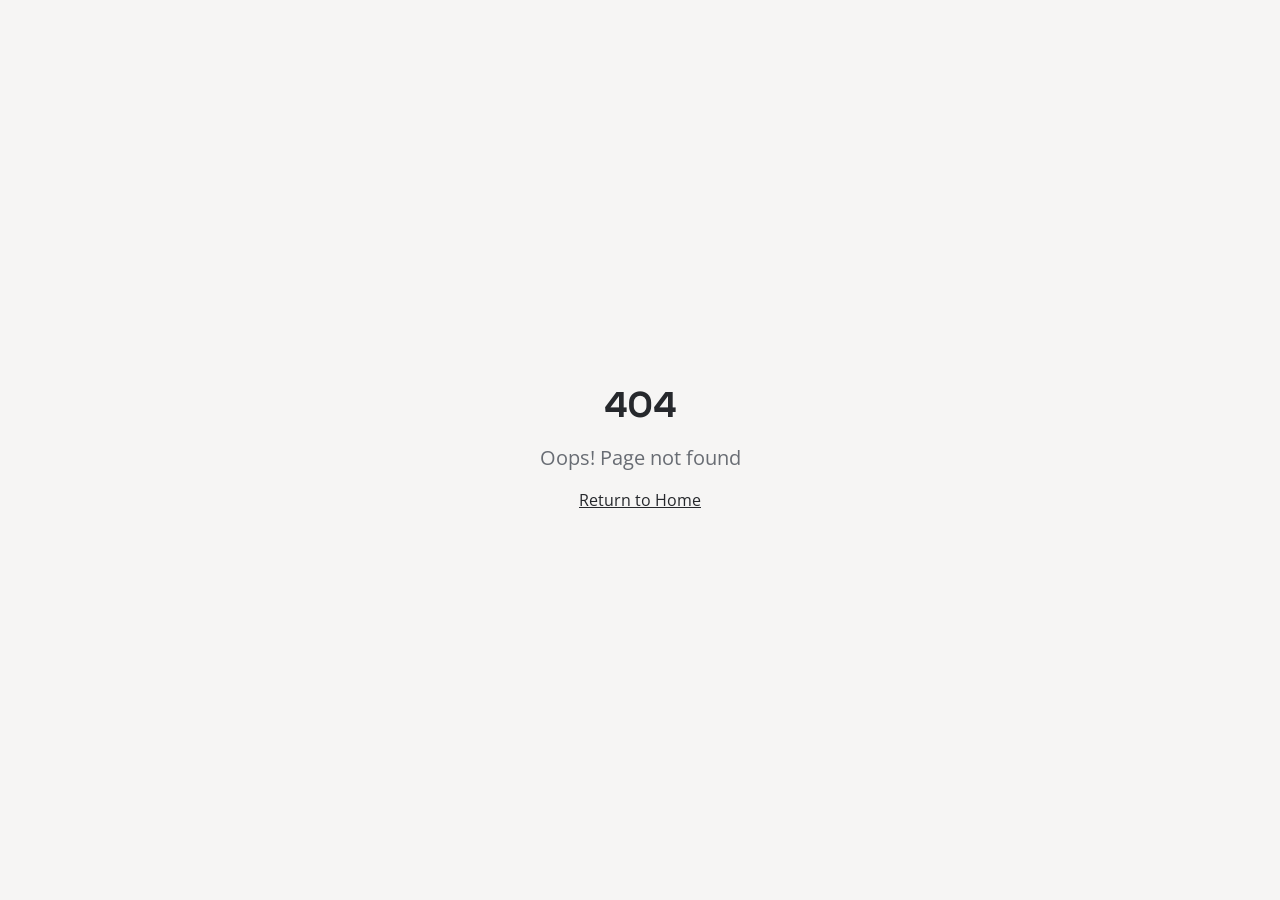
<file: index.html>
<!doctype html>
<html>
  <head>
<link rel="icon" type="image/svg+xml" href="/assets/xfact-icon.svg">
<meta name="robots" content="index,follow">
<script src="/replica.js?v=20261011-live"></script>
<script src="/content.js"></script>
    <meta charset="UTF-8" />
    <meta name="viewport" content="width=device-width, initial-scale=1.0" />
    <script>
      (function () {
        var supported = ["en", "pt", "es", "zh", "ar"];
        var firstSegment = window.location.pathname.split("/").filter(Boolean)[0];
        var fromPath = supported.indexOf(firstSegment) > -1 ? firstSegment : null;
        var stored = null;
        try { stored = window.localStorage.getItem("smartResearchPreferredLanguage"); } catch (e) {}
        var languages = navigator.languages && navigator.languages.length ? navigator.languages : [navigator.language || "en"];
        var detected = "en";
        for (var i = 0; i < languages.length; i++) {
          var raw = String(languages[i] || "").toLowerCase();
          var base = raw.split("-")[0];
          if (raw.indexOf("zh") === 0) { detected = "zh"; break; }
          if (supported.indexOf(base) > -1) { detected = base; break; }
        }
        var lang = fromPath || (supported.indexOf(stored) > -1 ? stored : detected);
        document.documentElement.lang = lang;
        window.__SMART_RESEARCH_INITIAL_LANGUAGE__ = lang;
      })();
    </script>

    <!-- Favicons -->
    
    
    
    
    
    
    

    <title>XFact Research | Research Recruitment &amp; Fieldwork</title>
    <meta name="description" content="XFact Research connects global research teams with participants across North and Latin America. Healthcare, finance, education and consumer research.">
    <meta name="author" content="XFact Research" />
    <meta name="application-name" content="XFact Research" />
    <meta name="msapplication-TileColor" content="#262626" />
    <meta name="theme-color" content="#262626" />

    <link rel="preconnect" href="https://fonts.googleapis.com" />
    <link rel="preconnect" href="https://fonts.gstatic.com" crossorigin />
    <link href="https://fonts.googleapis.com/css2?family=Open+Sans:wght@300;400;500;600;700&display=swap" rel="stylesheet" />

    <!-- Google Analytics (GA4) -->
    <script async src="https://www.googletagmanager.com/gtag/js?id=G-9YP0VTQ17B"></script>
    <script>
      window.dataLayer = window.dataLayer || [];
      function gtag(){dataLayer.push(arguments);}
      gtag('js', new Date());
      gtag('config', 'G-9YP0VTQ17B');
    </script>
    
    

    
    <meta property="og:url" content="https://xfactresearch.com/">
    <meta property="og:type" content="website" />
    <meta property="og:site_name" content="XFact Research" />
    <meta property="og:title" content="XFact Research | Research Recruitment &amp; Fieldwork" />
    <meta property="og:description" content="XFact Research connects global research teams with participants across North and Latin America. Healthcare, finance, education and consumer research." />
    <meta property="og:image" content="/assets/xfact-icon.svg" />
    <meta property="og:image:width" content="512" />
    <meta property="og:image:height" content="512" />

    <meta name="twitter:card" content="summary_large_image" />
    
    <meta name="twitter:title" content="XFact Research | Research Recruitment &amp; Fieldwork" />
    <meta name="twitter:description" content="XFact Research connects global research teams with participants across North and Latin America. Healthcare, finance, education and consumer research." />
    <meta name="twitter:image" content="/assets/xfact-icon.svg" />
    <script type="module" crossorigin src="/assets/index-BsVuR0Y6.js?v=20261011-leads"></script>
    <link rel="stylesheet" crossorigin href="/assets/index-txPSvvHt.css">
  <link rel="stylesheet" href="/colors.css">
<link rel="canonical" href="https://xfactresearch.com/">
</head>

  <body>
    <div id="root"></div>
  </body>
</html>
</file>
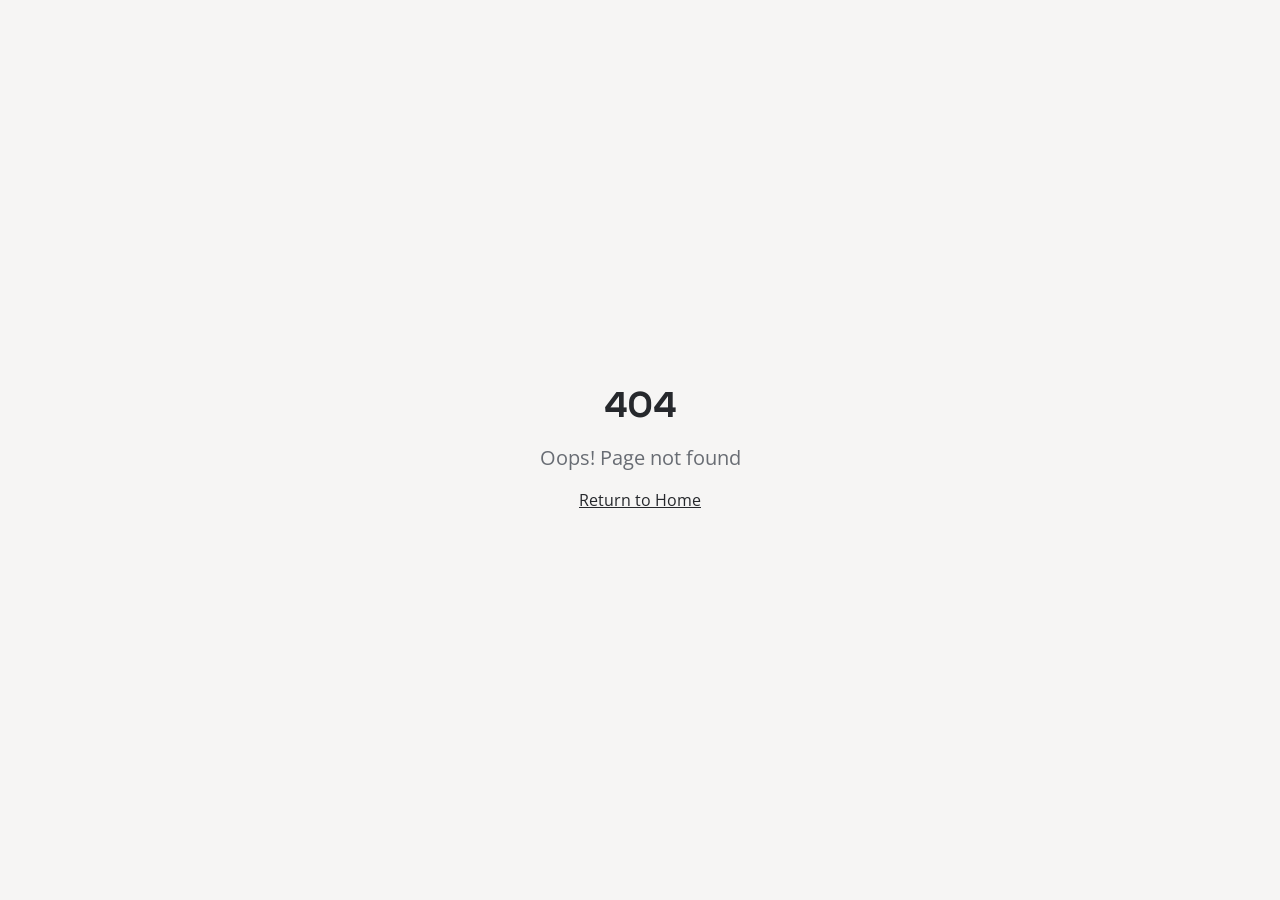
<file: about/index.html>
<!doctype html>
<html>
  <head>
<link rel="icon" type="image/svg+xml" href="/assets/xfact-icon.svg">
<meta name="robots" content="index,follow">
<script src="/replica.js?v=20261011-live"></script>
<script src="/content.js"></script>
    <meta charset="UTF-8" />
    <meta name="viewport" content="width=device-width, initial-scale=1.0" />
    <script>
      (function () {
        var supported = ["en", "pt", "es", "zh", "ar"];
        var firstSegment = window.location.pathname.split("/").filter(Boolean)[0];
        var fromPath = supported.indexOf(firstSegment) > -1 ? firstSegment : null;
        var stored = null;
        try { stored = window.localStorage.getItem("smartResearchPreferredLanguage"); } catch (e) {}
        var languages = navigator.languages && navigator.languages.length ? navigator.languages : [navigator.language || "en"];
        var detected = "en";
        for (var i = 0; i < languages.length; i++) {
          var raw = String(languages[i] || "").toLowerCase();
          var base = raw.split("-")[0];
          if (raw.indexOf("zh") === 0) { detected = "zh"; break; }
          if (supported.indexOf(base) > -1) { detected = base; break; }
        }
        var lang = fromPath || (supported.indexOf(stored) > -1 ? stored : detected);
        document.documentElement.lang = lang;
        window.__SMART_RESEARCH_INITIAL_LANGUAGE__ = lang;
      })();
    </script>

    <!-- Favicons -->
    
    
    
    
    
    
    

    <title>About | XFact Research</title>
    <meta name="description" content="XFact Research connects global research teams with participants across North and Latin America. Healthcare, finance, education and consumer research.">
    <meta name="author" content="XFact Research" />
    <meta name="application-name" content="XFact Research" />
    <meta name="msapplication-TileColor" content="#262626" />
    <meta name="theme-color" content="#262626" />

    <link rel="preconnect" href="https://fonts.googleapis.com" />
    <link rel="preconnect" href="https://fonts.gstatic.com" crossorigin />
    <link href="https://fonts.googleapis.com/css2?family=Open+Sans:wght@300;400;500;600;700&display=swap" rel="stylesheet" />

    <!-- Google Analytics (GA4) -->
    <script async src="https://www.googletagmanager.com/gtag/js?id=G-9YP0VTQ17B"></script>
    <script>
      window.dataLayer = window.dataLayer || [];
      function gtag(){dataLayer.push(arguments);}
      gtag('js', new Date());
      gtag('config', 'G-9YP0VTQ17B');
    </script>
    
    

    
    <meta property="og:url" content="https://xfactresearch.com/about/">
    <meta property="og:type" content="website" />
    <meta property="og:site_name" content="XFact Research" />
    <meta property="og:title" content="XFact Research | Research Recruitment &amp; Fieldwork" />
    <meta property="og:description" content="XFact Research connects global research teams with participants across North and Latin America. Healthcare, finance, education and consumer research." />
    <meta property="og:image" content="/assets/xfact-icon.svg" />
    <meta property="og:image:width" content="512" />
    <meta property="og:image:height" content="512" />

    <meta name="twitter:card" content="summary_large_image" />
    
    <meta name="twitter:title" content="XFact Research | Research Recruitment &amp; Fieldwork" />
    <meta name="twitter:description" content="XFact Research connects global research teams with participants across North and Latin America. Healthcare, finance, education and consumer research." />
    <meta name="twitter:image" content="/assets/xfact-icon.svg" />
    <script type="module" crossorigin src="/assets/index-BsVuR0Y6.js?v=20261011-leads"></script>
    <link rel="stylesheet" crossorigin href="/assets/index-txPSvvHt.css">
  <link rel="stylesheet" href="/colors.css">
<link rel="canonical" href="https://xfactresearch.com/about/">
</head>

  <body>
    <div id="root"></div>
  </body>
</html>
</file>
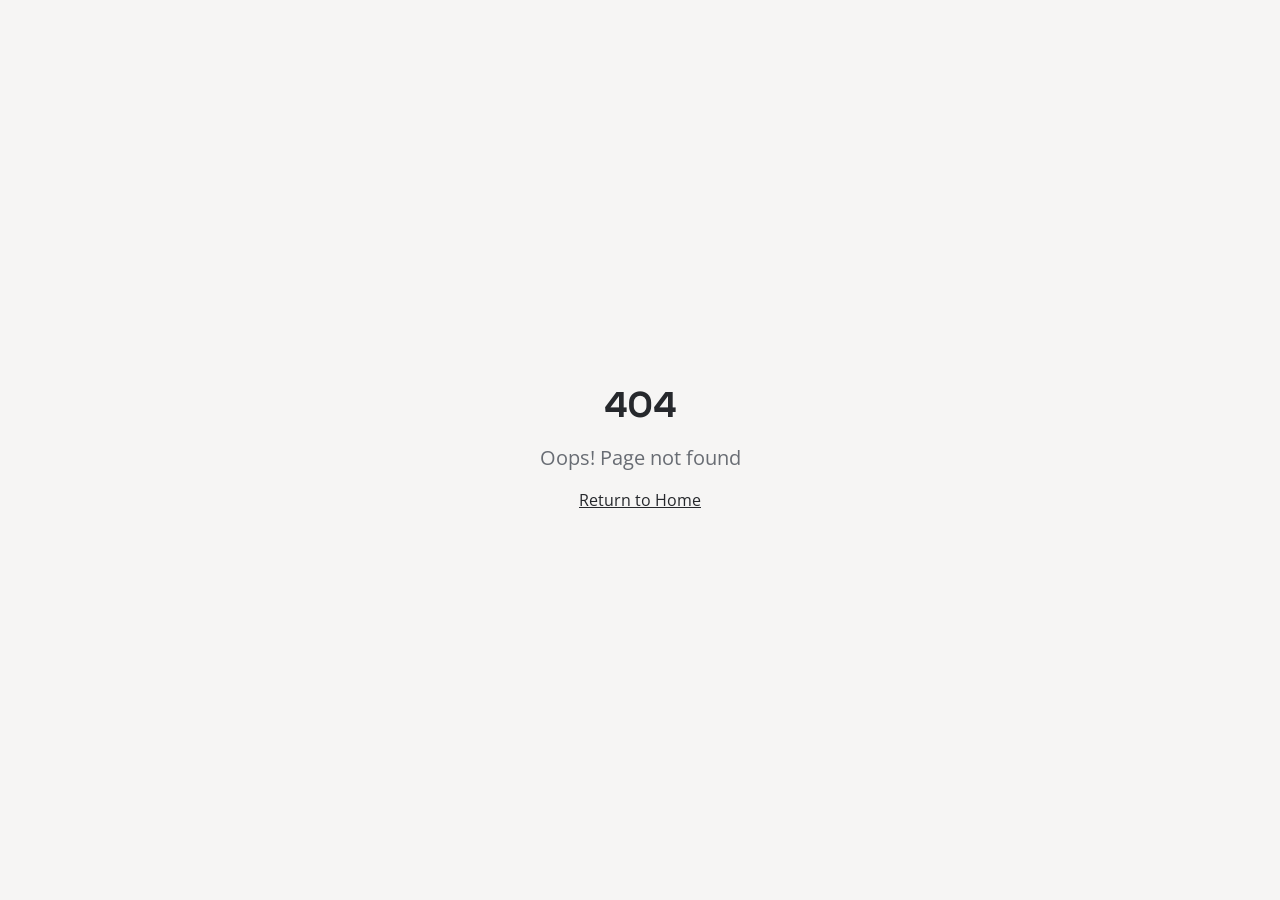
<file: case-studies/index.html>
<!doctype html>
<html>
  <head>
<link rel="icon" type="image/svg+xml" href="/assets/xfact-icon.svg">
<meta name="robots" content="index,follow">
<script src="/replica.js?v=20261011-live"></script>
<script src="/content.js"></script>
    <meta charset="UTF-8" />
    <meta name="viewport" content="width=device-width, initial-scale=1.0" />
    <script>
      (function () {
        var supported = ["en", "pt", "es", "zh", "ar"];
        var firstSegment = window.location.pathname.split("/").filter(Boolean)[0];
        var fromPath = supported.indexOf(firstSegment) > -1 ? firstSegment : null;
        var stored = null;
        try { stored = window.localStorage.getItem("smartResearchPreferredLanguage"); } catch (e) {}
        var languages = navigator.languages && navigator.languages.length ? navigator.languages : [navigator.language || "en"];
        var detected = "en";
        for (var i = 0; i < languages.length; i++) {
          var raw = String(languages[i] || "").toLowerCase();
          var base = raw.split("-")[0];
          if (raw.indexOf("zh") === 0) { detected = "zh"; break; }
          if (supported.indexOf(base) > -1) { detected = base; break; }
        }
        var lang = fromPath || (supported.indexOf(stored) > -1 ? stored : detected);
        document.documentElement.lang = lang;
        window.__SMART_RESEARCH_INITIAL_LANGUAGE__ = lang;
      })();
    </script>

    <!-- Favicons -->
    
    
    
    
    
    
    

    <title>Case Studies | XFact Research</title>
    <meta name="description" content="XFact Research connects global research teams with participants across North and Latin America. Healthcare, finance, education and consumer research.">
    <meta name="author" content="XFact Research" />
    <meta name="application-name" content="XFact Research" />
    <meta name="msapplication-TileColor" content="#262626" />
    <meta name="theme-color" content="#262626" />

    <link rel="preconnect" href="https://fonts.googleapis.com" />
    <link rel="preconnect" href="https://fonts.gstatic.com" crossorigin />
    <link href="https://fonts.googleapis.com/css2?family=Open+Sans:wght@300;400;500;600;700&display=swap" rel="stylesheet" />

    <!-- Google Analytics (GA4) -->
    <script async src="https://www.googletagmanager.com/gtag/js?id=G-9YP0VTQ17B"></script>
    <script>
      window.dataLayer = window.dataLayer || [];
      function gtag(){dataLayer.push(arguments);}
      gtag('js', new Date());
      gtag('config', 'G-9YP0VTQ17B');
    </script>
    
    

    
    <meta property="og:url" content="https://xfactresearch.com/case-studies/">
    <meta property="og:type" content="website" />
    <meta property="og:site_name" content="XFact Research" />
    <meta property="og:title" content="XFact Research | Research Recruitment &amp; Fieldwork" />
    <meta property="og:description" content="XFact Research connects global research teams with participants across North and Latin America. Healthcare, finance, education and consumer research." />
    <meta property="og:image" content="/assets/xfact-icon.svg" />
    <meta property="og:image:width" content="512" />
    <meta property="og:image:height" content="512" />

    <meta name="twitter:card" content="summary_large_image" />
    
    <meta name="twitter:title" content="XFact Research | Research Recruitment &amp; Fieldwork" />
    <meta name="twitter:description" content="XFact Research connects global research teams with participants across North and Latin America. Healthcare, finance, education and consumer research." />
    <meta name="twitter:image" content="/assets/xfact-icon.svg" />
    <script type="module" crossorigin src="/assets/index-BsVuR0Y6.js?v=20261011-leads"></script>
    <link rel="stylesheet" crossorigin href="/assets/index-txPSvvHt.css">
  <link rel="stylesheet" href="/colors.css">
<link rel="canonical" href="https://xfactresearch.com/case-studies/">
</head>

  <body>
    <div id="root"></div>
  </body>
</html>
</file>
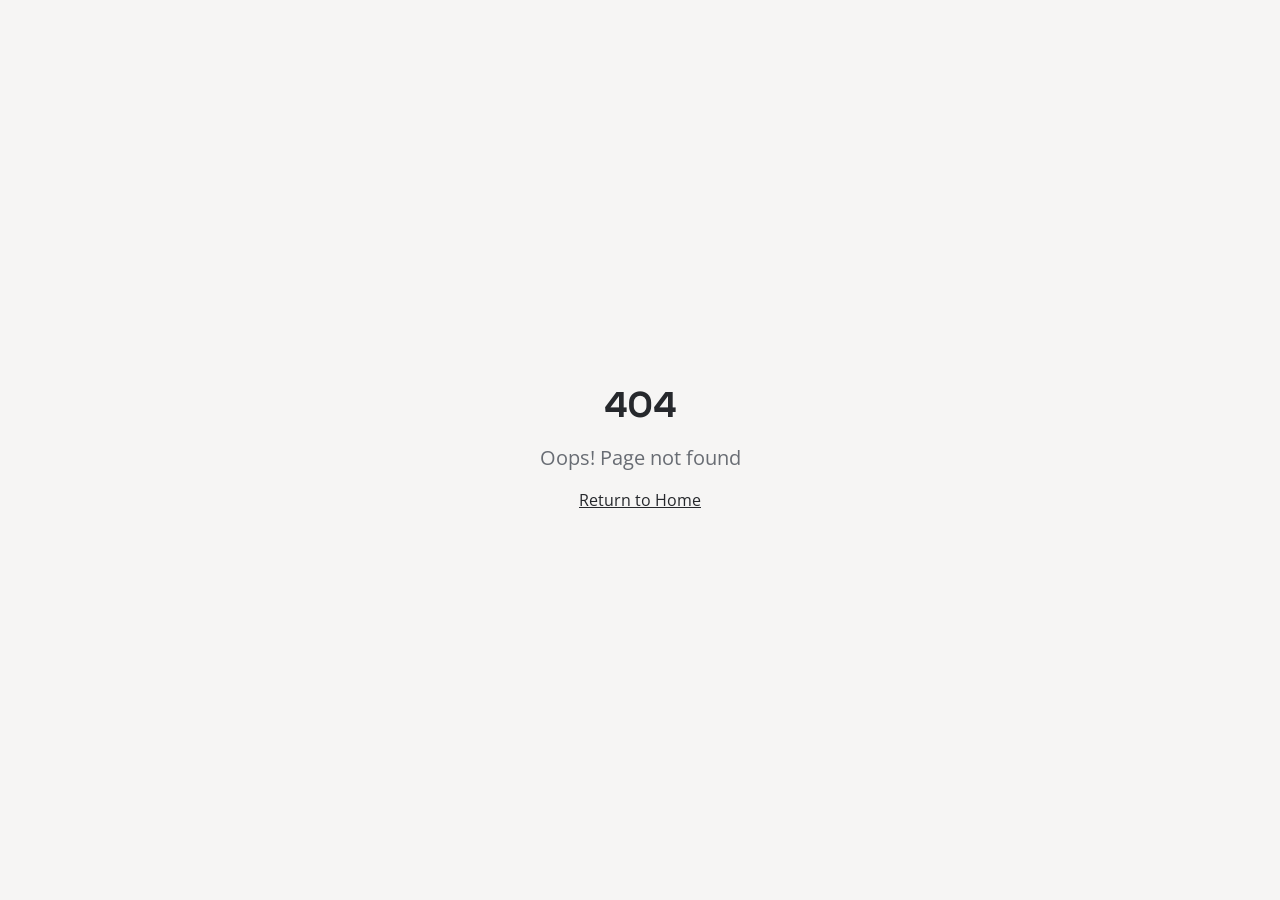
<file: contact/index.html>
<!doctype html>
<html>
  <head>
<link rel="icon" type="image/svg+xml" href="/assets/xfact-icon.svg">
<meta name="robots" content="index,follow">
<script src="/replica.js?v=20261011-live"></script>
<script src="/content.js"></script>
    <meta charset="UTF-8" />
    <meta name="viewport" content="width=device-width, initial-scale=1.0" />
    <script>
      (function () {
        var supported = ["en", "pt", "es", "zh", "ar"];
        var firstSegment = window.location.pathname.split("/").filter(Boolean)[0];
        var fromPath = supported.indexOf(firstSegment) > -1 ? firstSegment : null;
        var stored = null;
        try { stored = window.localStorage.getItem("smartResearchPreferredLanguage"); } catch (e) {}
        var languages = navigator.languages && navigator.languages.length ? navigator.languages : [navigator.language || "en"];
        var detected = "en";
        for (var i = 0; i < languages.length; i++) {
          var raw = String(languages[i] || "").toLowerCase();
          var base = raw.split("-")[0];
          if (raw.indexOf("zh") === 0) { detected = "zh"; break; }
          if (supported.indexOf(base) > -1) { detected = base; break; }
        }
        var lang = fromPath || (supported.indexOf(stored) > -1 ? stored : detected);
        document.documentElement.lang = lang;
        window.__SMART_RESEARCH_INITIAL_LANGUAGE__ = lang;
      })();
    </script>

    <!-- Favicons -->
    
    
    
    
    
    
    

    <title>Contact | XFact Research</title>
    <meta name="description" content="XFact Research connects global research teams with participants across North and Latin America. Healthcare, finance, education and consumer research.">
    <meta name="author" content="XFact Research" />
    <meta name="application-name" content="XFact Research" />
    <meta name="msapplication-TileColor" content="#262626" />
    <meta name="theme-color" content="#262626" />

    <link rel="preconnect" href="https://fonts.googleapis.com" />
    <link rel="preconnect" href="https://fonts.gstatic.com" crossorigin />
    <link href="https://fonts.googleapis.com/css2?family=Open+Sans:wght@300;400;500;600;700&display=swap" rel="stylesheet" />

    <!-- Google Analytics (GA4) -->
    <script async src="https://www.googletagmanager.com/gtag/js?id=G-9YP0VTQ17B"></script>
    <script>
      window.dataLayer = window.dataLayer || [];
      function gtag(){dataLayer.push(arguments);}
      gtag('js', new Date());
      gtag('config', 'G-9YP0VTQ17B');
    </script>
    
    

    
    <meta property="og:url" content="https://xfactresearch.com/contact/">
    <meta property="og:type" content="website" />
    <meta property="og:site_name" content="XFact Research" />
    <meta property="og:title" content="XFact Research | Research Recruitment &amp; Fieldwork" />
    <meta property="og:description" content="XFact Research connects global research teams with participants across North and Latin America. Healthcare, finance, education and consumer research." />
    <meta property="og:image" content="/assets/xfact-icon.svg" />
    <meta property="og:image:width" content="512" />
    <meta property="og:image:height" content="512" />

    <meta name="twitter:card" content="summary_large_image" />
    
    <meta name="twitter:title" content="XFact Research | Research Recruitment &amp; Fieldwork" />
    <meta name="twitter:description" content="XFact Research connects global research teams with participants across North and Latin America. Healthcare, finance, education and consumer research." />
    <meta name="twitter:image" content="/assets/xfact-icon.svg" />
    <script type="module" crossorigin src="/assets/index-BsVuR0Y6.js?v=20261011-leads"></script>
    <link rel="stylesheet" crossorigin href="/assets/index-txPSvvHt.css">
  <link rel="stylesheet" href="/colors.css">
<link rel="canonical" href="https://xfactresearch.com/contact/">
</head>

  <body>
    <div id="root"></div>
  </body>
</html>
</file>
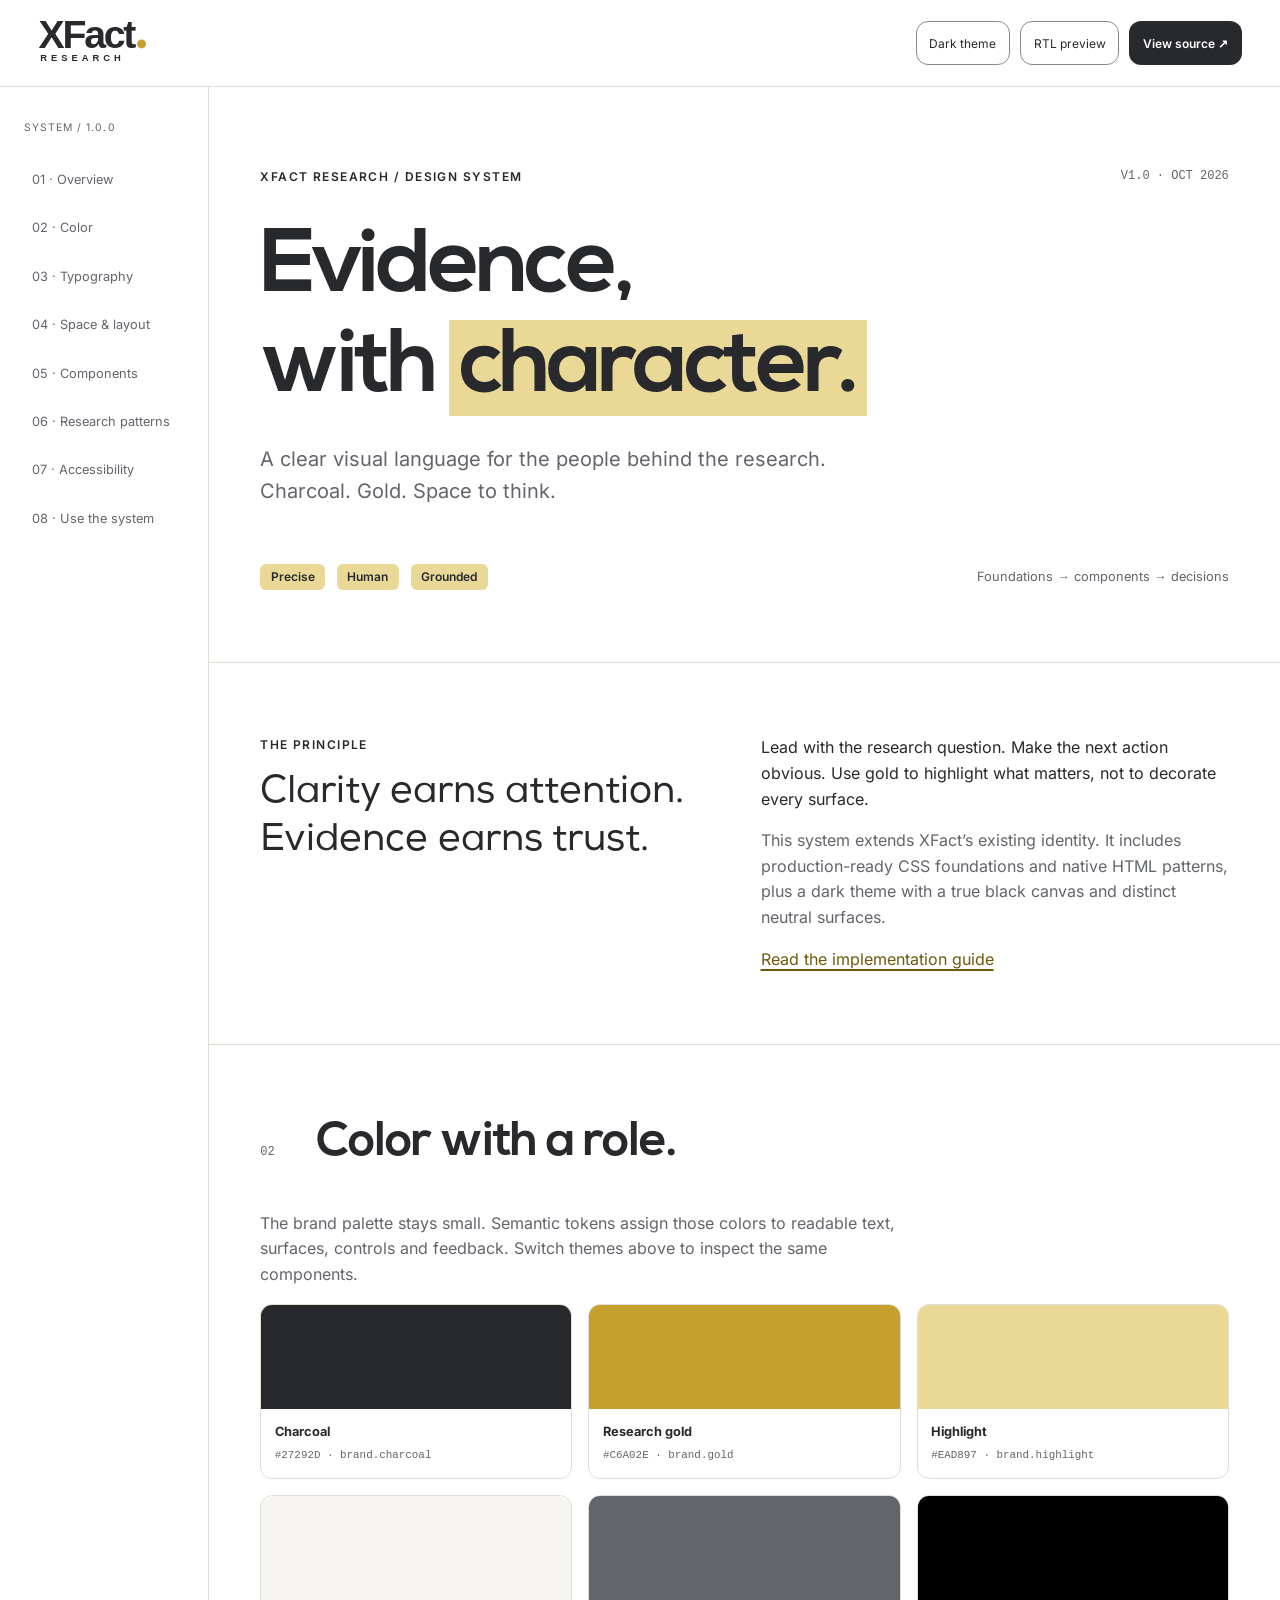
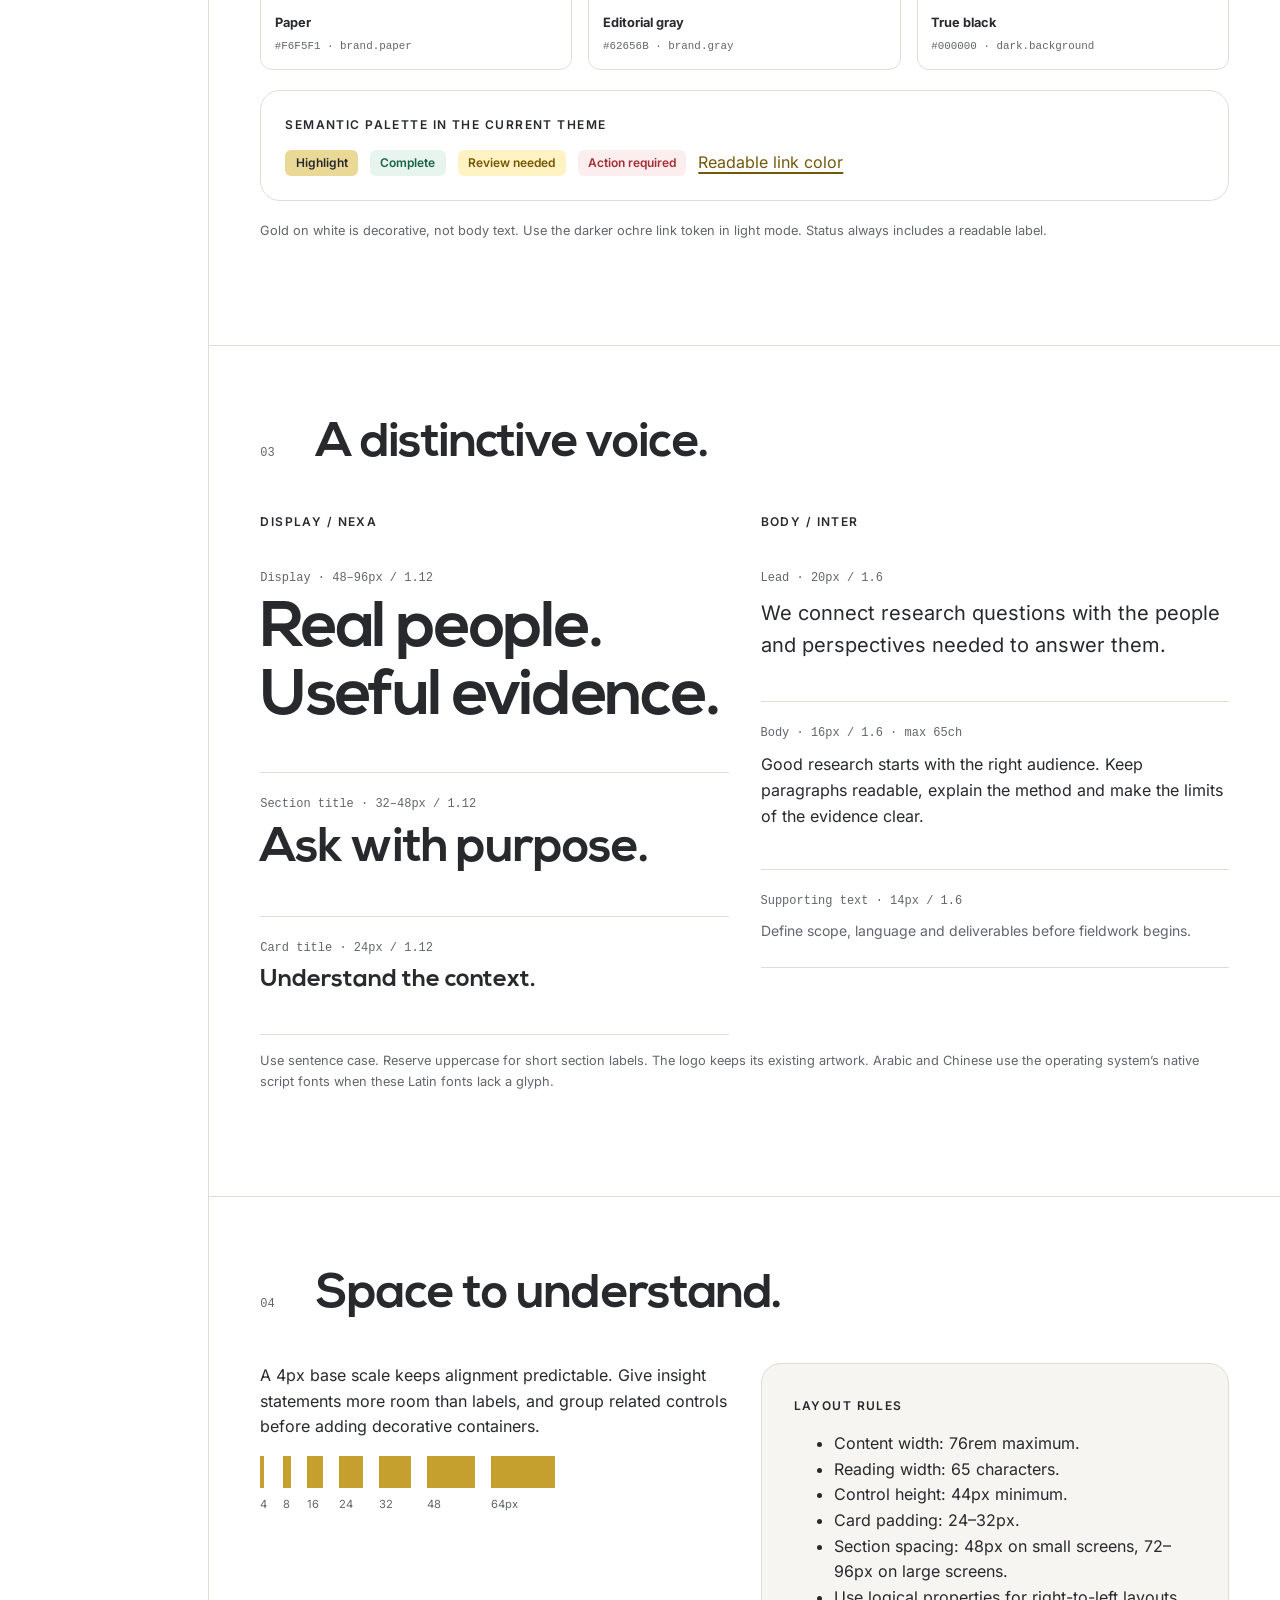
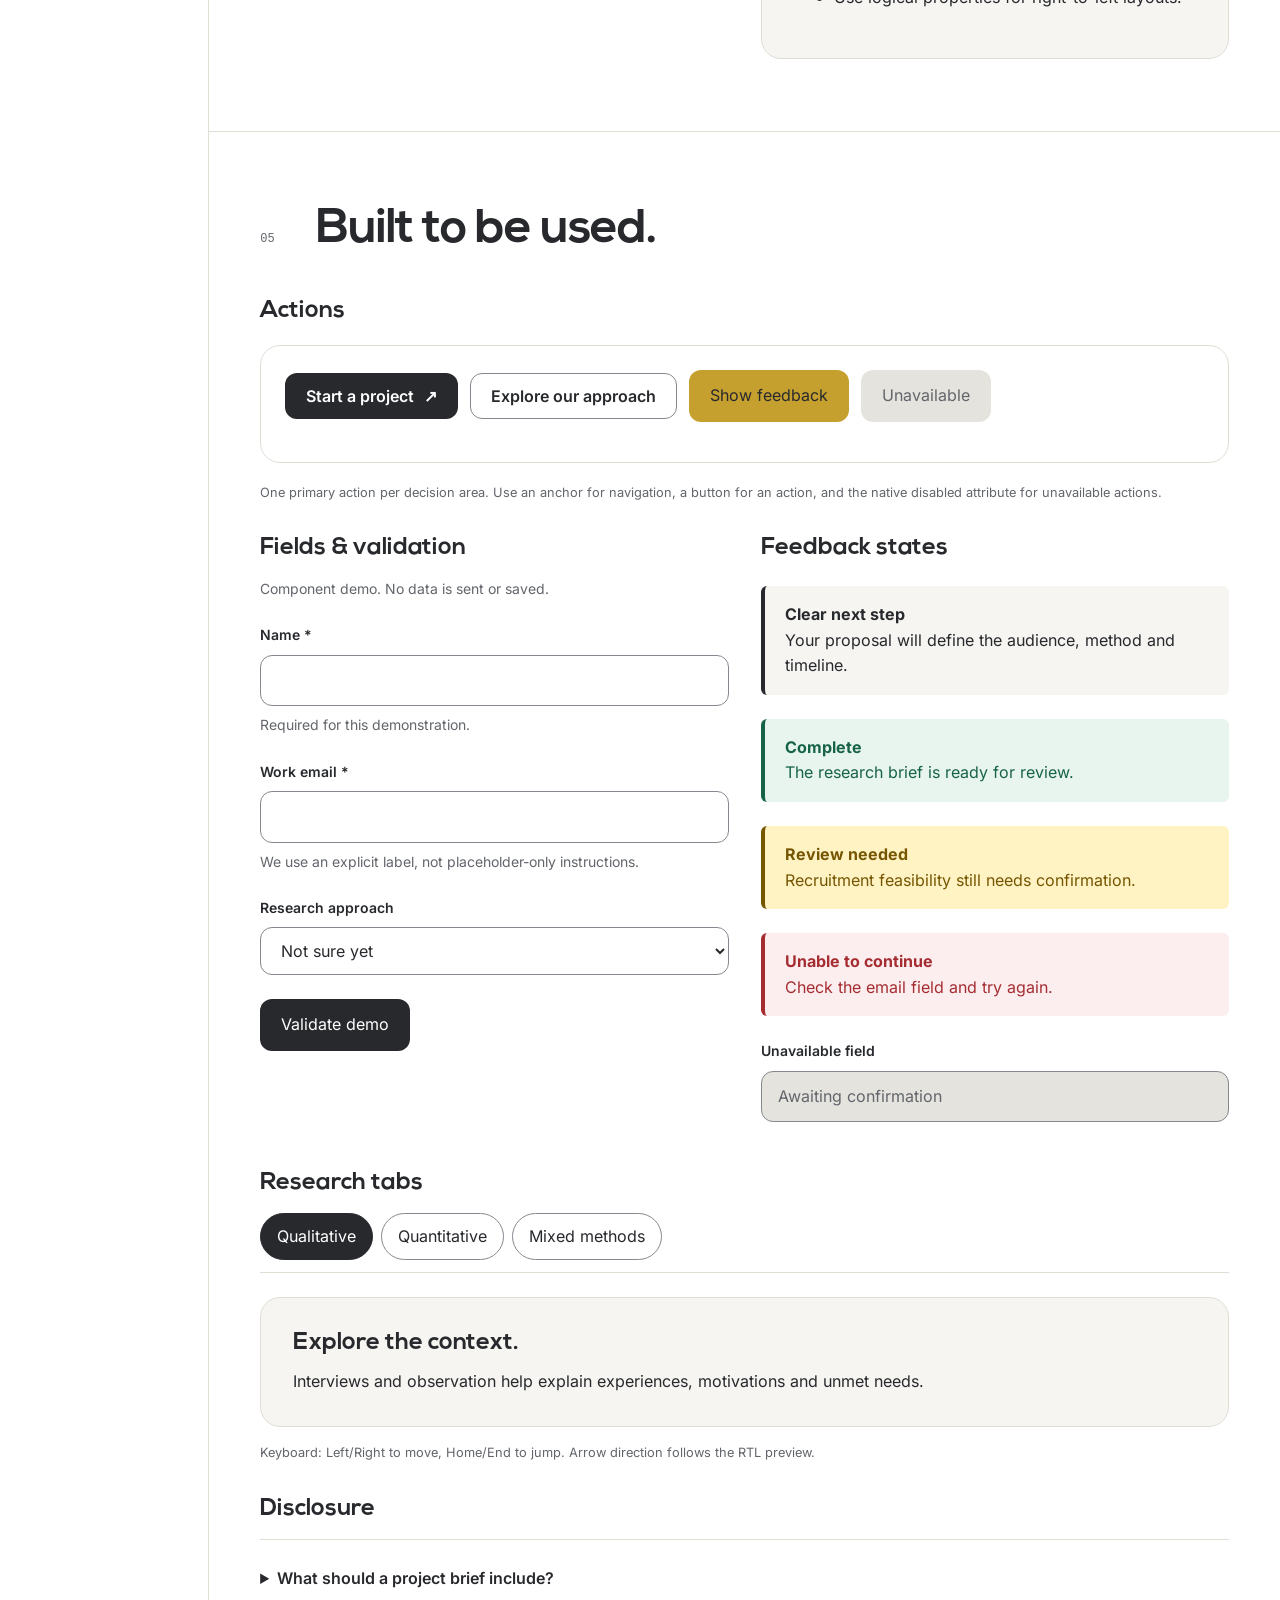
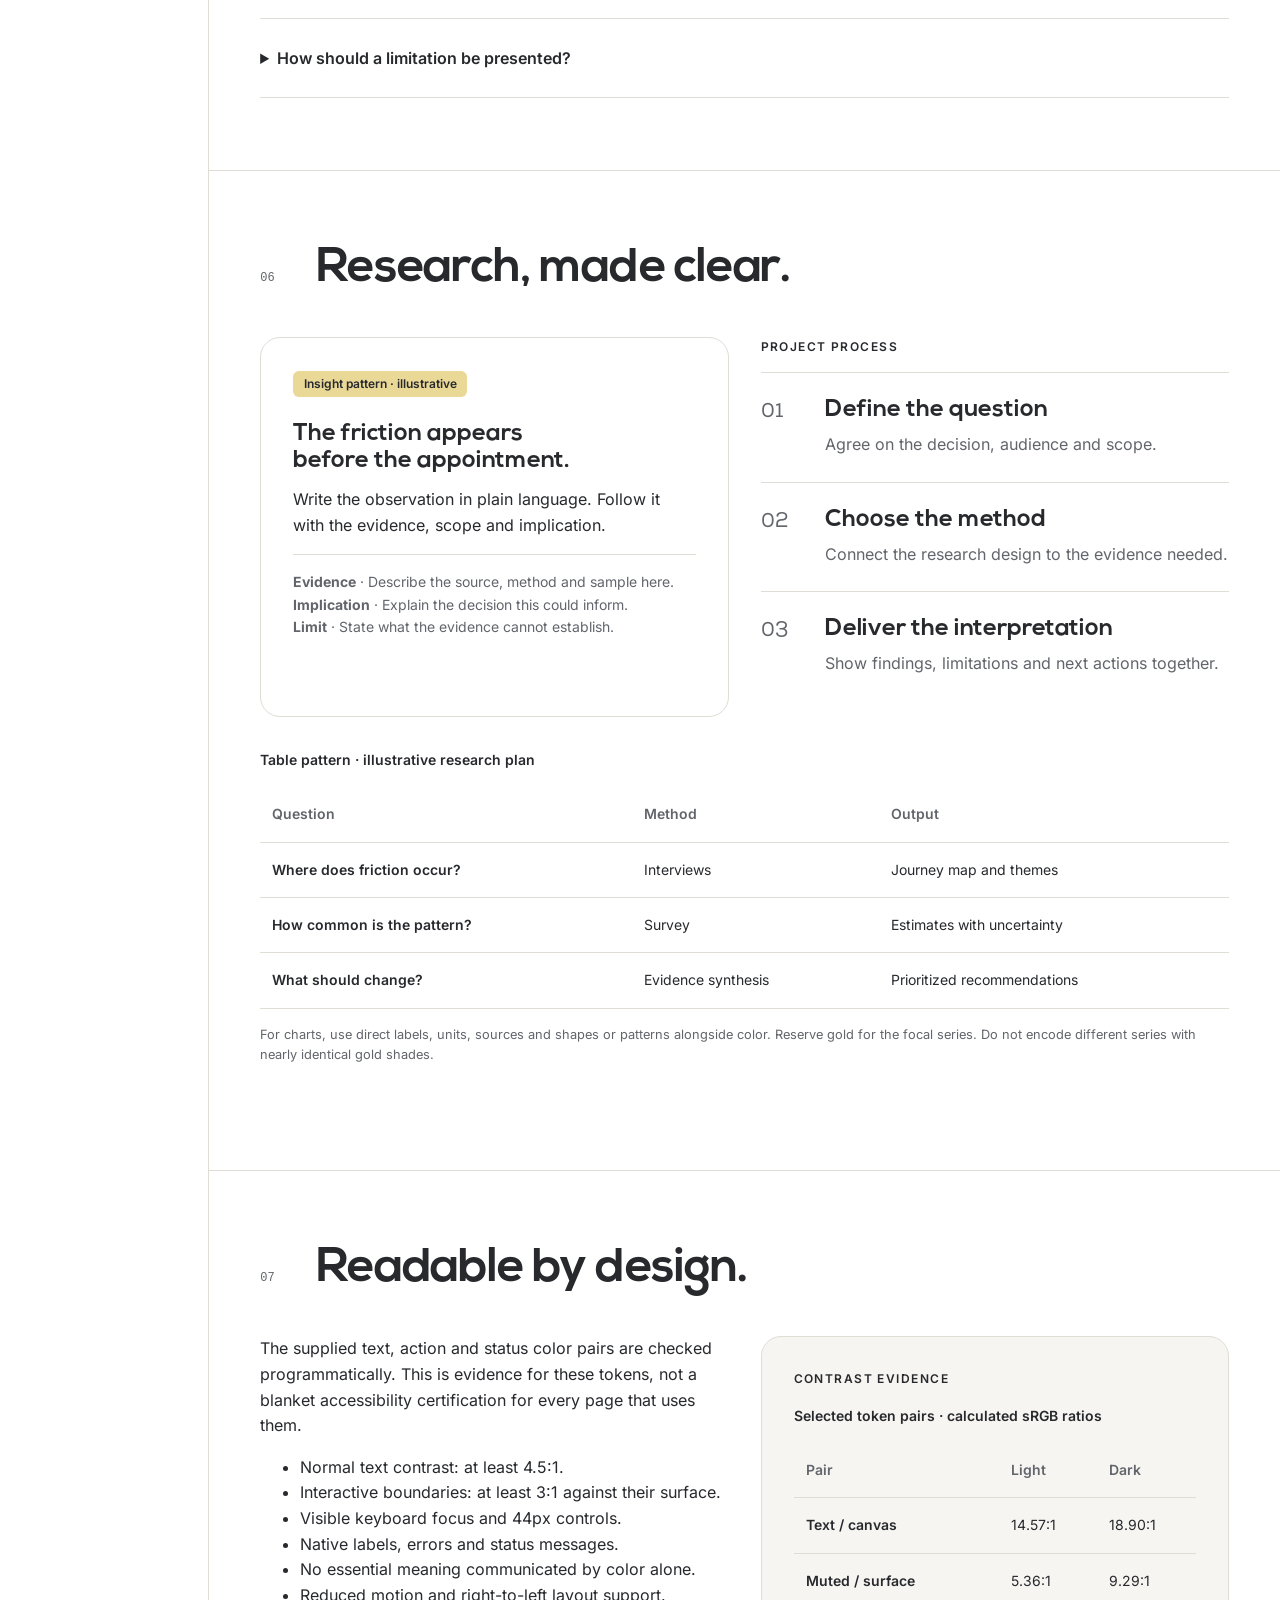
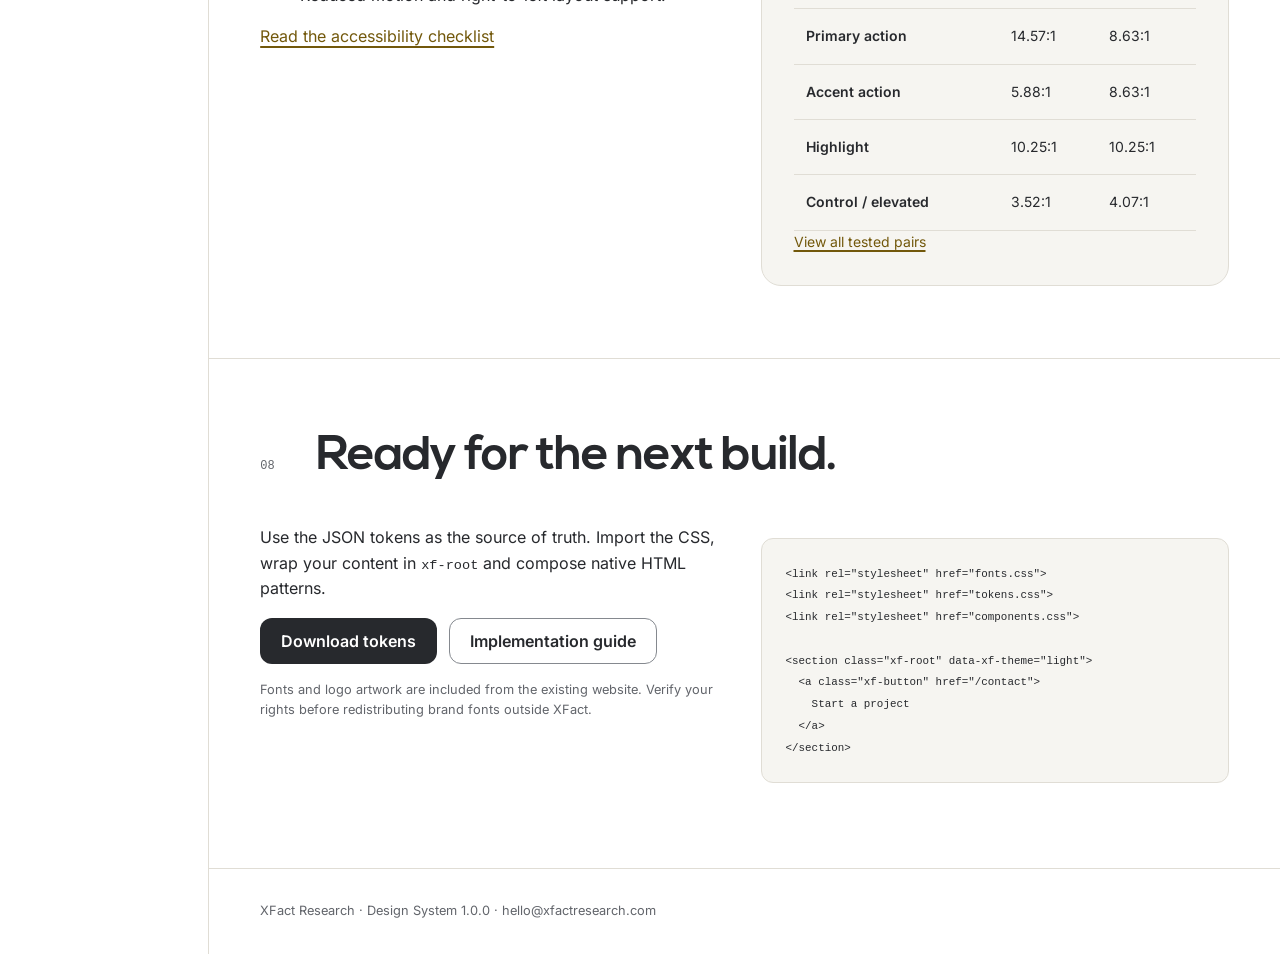
<file: design-system/index.html>
<!doctype html>
<html lang="en" data-xf-theme="light">
<head><meta charset="utf-8"><meta name="viewport" content="width=device-width,initial-scale=1"><title>XFact Research · Design System</title><meta name="description" content="The XFact Research design system: brand foundations, accessible themes, reusable components and research patterns."><link rel="icon" href="assets/logos/xfact-icon.svg"><link rel="stylesheet" href="fonts.css"><link rel="stylesheet" href="tokens.css"><link rel="stylesheet" href="components.css"><link rel="stylesheet" href="gallery.css"><script type="module" src="gallery.js"></script></head>
<body class="xf-root">
<a class="xf-button xf-skip" href="#main">Skip to content</a>
<header class="ds-top"><a href="#overview" aria-label="XFact Research design system"><img class="ds-logo ds-logo-dark" src="assets/logos/xfact-logo.svg" alt="XFact Research" width="116" height="50"><img class="ds-logo ds-logo-light" src="assets/logos/xfact-logo-light.svg" alt="XFact Research" width="116" height="50"></a><div class="ds-controls" role="group" aria-label="Preview settings"><button class="xf-button xf-button--secondary" id="theme-toggle" type="button" aria-pressed="false">Dark theme</button><button class="xf-button xf-button--secondary" id="direction-toggle" type="button" aria-pressed="false">RTL preview</button><a class="xf-button ds-github" href="https://github.com/lclarete-test/xfactresearch/tree/main/design-system">View source ↗</a></div></header>
<div class="ds-shell"><nav class="ds-nav" aria-label="Design system"><small>System / 1.0.0</small><a href="#overview">01 · Overview</a><a href="#color">02 · Color</a><a href="#typography">03 · Typography</a><a href="#layout">04 · Space &amp; layout</a><a href="#components">05 · Components</a><a href="#patterns">06 · Research patterns</a><a href="#accessibility">07 · Accessibility</a><a href="#resources">08 · Use the system</a></nav>
<main class="ds-main" id="main">
<section class="ds-section ds-hero" id="overview"><div><div class="ds-kicker"><span class="xf-eyebrow">XFact Research / Design System</span><span class="ds-index">V1.0 · OCT 2026</span></div><h1>Evidence,<br>with <span class="xf-highlight">character.</span></h1><p class="xf-lead xf-muted">A clear visual language for the people behind the research. Charcoal. Gold. Space to think.</p></div><div class="xf-cluster"><span class="xf-badge">Precise</span><span class="xf-badge">Human</span><span class="xf-badge">Grounded</span><span class="xf-muted" style="font-size:.8rem;margin-inline-start:auto">Foundations → components → decisions</span></div></section>
<section class="ds-section"><div class="ds-two"><div><p class="xf-eyebrow">The principle</p><p class="ds-quote">Clarity earns attention.<br>Evidence earns trust.</p></div><div class="xf-reading"><p>Lead with the research question. Make the next action obvious. Use gold to highlight what matters, not to decorate every surface.</p><p class="xf-muted">This system extends XFact’s existing identity. It includes production-ready CSS foundations and native HTML patterns, plus a dark theme with a true black canvas and distinct neutral surfaces.</p><a href="README.md">Read the implementation guide</a></div></div></section>
<section class="ds-section" id="color"><div class="ds-section-head"><span class="ds-index">02</span><h2>Color with a role.</h2></div><p class="xf-reading xf-muted">The brand palette stays small. Semantic tokens assign those colors to readable text, surfaces, controls and feedback. Switch themes above to inspect the same components.</p><div class="ds-swatch-grid">
<article class="ds-swatch"><div style="background:#27292D"></div><p><strong>Charcoal</strong><code>#27292D · brand.charcoal</code></p></article>
<article class="ds-swatch"><div style="background:#C6A02E"></div><p><strong>Research gold</strong><code>#C6A02E · brand.gold</code></p></article>
<article class="ds-swatch"><div style="background:#EAD897"></div><p><strong>Highlight</strong><code>#EAD897 · brand.highlight</code></p></article>
<article class="ds-swatch"><div style="background:#F6F5F1"></div><p><strong>Paper</strong><code>#F6F5F1 · brand.paper</code></p></article>
<article class="ds-swatch"><div style="background:#62656B"></div><p><strong>Editorial gray</strong><code>#62656B · brand.gray</code></p></article>
<article class="ds-swatch"><div style="background:#000000"></div><p><strong>True black</strong><code>#000000 · dark.background</code></p></article></div><div class="ds-demo"><p class="xf-eyebrow">Semantic palette in the current theme</p><div class="xf-cluster"><span class="xf-badge">Highlight</span><span class="xf-badge xf-badge--success">Complete</span><span class="xf-badge xf-badge--warning">Review needed</span><span class="xf-badge xf-badge--error">Action required</span><a href="#accessibility">Readable link color</a></div></div><p class="ds-caption">Gold on white is decorative, not body text. Use the darker ochre link token in light mode. Status always includes a readable label.</p></section>
<section class="ds-section" id="typography"><div class="ds-section-head"><span class="ds-index">03</span><h2>A distinctive voice.</h2></div><div class="ds-two"><div><p class="xf-eyebrow">Display / Nexa</p><div class="ds-type-line"><small>Display · 48–96px / 1.12</small><p style="font-family:'XFact Nexa';font-size:clamp(2.8rem,5vw,4.5rem);font-weight:700;line-height:1.05;letter-spacing:-.035em">Real people.<br>Useful evidence.</p></div><div class="ds-type-line"><small>Section title · 32–48px / 1.12</small><h2>Ask with purpose.</h2></div><div class="ds-type-line"><small>Card title · 24px / 1.12</small><h3>Understand the context.</h3></div></div><div><p class="xf-eyebrow">Body / Inter</p><div class="ds-type-line"><small>Lead · 20px / 1.6</small><p class="xf-lead">We connect research questions with the people and perspectives needed to answer them.</p></div><div class="ds-type-line"><small>Body · 16px / 1.6 · max 65ch</small><p>Good research starts with the right audience. Keep paragraphs readable, explain the method and make the limits of the evidence clear.</p></div><div class="ds-type-line"><small>Supporting text · 14px / 1.6</small><p class="xf-hint">Define scope, language and deliverables before fieldwork begins.</p></div></div></div><p class="ds-caption">Use sentence case. Reserve uppercase for short section labels. The logo keeps its existing artwork. Arabic and Chinese use the operating system’s native script fonts when these Latin fonts lack a glyph.</p></section>
<section class="ds-section" id="layout"><div class="ds-section-head"><span class="ds-index">04</span><h2>Space to understand.</h2></div><div class="ds-two"><div><p class="xf-reading">A 4px base scale keeps alignment predictable. Give insight statements more room than labels, and group related controls before adding decorative containers.</p><div class="ds-space"><div><i style="--size:4px"></i>4</div><div><i style="--size:8px"></i>8</div><div><i style="--size:16px"></i>16</div><div><i style="--size:24px"></i>24</div><div><i style="--size:32px"></i>32</div><div><i style="--size:48px"></i>48</div><div><i style="--size:64px"></i>64px</div></div></div><div class="xf-card xf-card--tinted"><p class="xf-eyebrow">Layout rules</p><ul><li>Content width: 76rem maximum.</li><li>Reading width: 65 characters.</li><li>Control height: 44px minimum.</li><li>Card padding: 24–32px.</li><li>Section spacing: 48px on small screens, 72–96px on large screens.</li><li>Use logical properties for right-to-left layouts.</li></ul></div></div></section>
<section class="ds-section" id="components"><div class="ds-section-head"><span class="ds-index">05</span><h2>Built to be used.</h2></div>
<h3>Actions</h3><div class="ds-demo"><div class="xf-cluster"><a class="xf-button" href="#form-demo">Start a project <span aria-hidden="true">↗</span></a><a class="xf-button xf-button--secondary" href="#patterns">Explore our approach</a><button class="xf-button xf-button--accent" type="button" id="feedback-button">Show feedback</button><button class="xf-button" type="button" disabled>Unavailable</button></div><p id="button-feedback" class="xf-hint" aria-live="polite" style="margin-block-start:1rem!important"></p></div><p class="ds-caption">One primary action per decision area. Use an anchor for navigation, a button for an action, and the native disabled attribute for unavailable actions.</p>
<div class="ds-two"><div><h3>Fields &amp; validation</h3><form class="xf-stack" id="form-demo" novalidate><p class="xf-hint">Component demo. No data is sent or saved.</p><div class="xf-field"><label class="xf-label" for="demo-name">Name <span aria-hidden="true">*</span></label><input class="xf-input" id="demo-name" name="name" autocomplete="name" required aria-describedby="name-hint"><p class="xf-hint" id="name-hint">Required for this demonstration.</p></div><div class="xf-field"><label class="xf-label" for="demo-email">Work email <span aria-hidden="true">*</span></label><input class="xf-input" type="email" id="demo-email" name="email" autocomplete="email" required aria-describedby="email-hint email-error"><p class="xf-hint" id="email-hint">We use an explicit label, not placeholder-only instructions.</p><p class="xf-error" id="email-error" hidden>Enter a valid email address, such as name@example.com.</p></div><div class="xf-field"><label class="xf-label" for="demo-method">Research approach</label><select class="xf-input" id="demo-method" name="method"><option>Not sure yet</option>Qualitative research</option><option>Quantitative research</option><option>Mixed methods</option></select></div><button class="xf-button" type="submit">Validate demo</button><p class="xf-hint" id="form-status" role="status"></p></form></div><div class="xf-stack"><h3>Feedback states</h3><div class="xf-notice"><strong>Clear next step</strong><br>Your proposal will define the audience, method and timeline.</div><div class="xf-notice xf-notice--success"><strong>Complete</strong><br>The research brief is ready for review.</div><div class="xf-notice xf-notice--warning"><strong>Review needed</strong><br>Recruitment feasibility still needs confirmation.</div><div class="xf-notice xf-notice--error"><strong>Unable to continue</strong><br>Check the email field and try again.</div><div class="xf-field"><label class="xf-label" for="disabled-field">Unavailable field</label><input class="xf-input" id="disabled-field" disabled value="Awaiting confirmation"></div></div></div>
<div style="margin-block-start:3rem"><h3>Research tabs</h3><div class="xf-tabs" role="tablist" aria-label="Research approaches" data-xf-tabs><button class="xf-tab" id="tab-qual" type="button" role="tab" aria-controls="panel-qual" aria-selected="true">Qualitative</button><button class="xf-tab" id="tab-quant" type="button" role="tab" aria-controls="panel-quant" aria-selected="false" tabindex="-1">Quantitative</button><button class="xf-tab" id="tab-mixed" type="button" role="tab" aria-controls="panel-mixed" aria-selected="false" tabindex="-1">Mixed methods</button></div><div id="panel-qual" role="tabpanel" aria-labelledby="tab-qual" tabindex="0" class="xf-card xf-card--tinted"><h3>Explore the context.</h3><p>Interviews and observation help explain experiences, motivations and unmet needs.</p></div><div id="panel-quant" role="tabpanel" aria-labelledby="tab-quant" tabindex="0" hidden class="xf-card xf-card--tinted"><h3>Measure the patterns.</h3><p>Structured surveys examine how common those experiences are within the study audience.</p></div><div id="panel-mixed" role="tabpanel" aria-labelledby="tab-mixed" tabindex="0" hidden class="xf-card xf-card--tinted"><h3>Connect the evidence.</h3><p>Bring qualitative and quantitative findings together to answer the full question.</p></div><p class="ds-caption">Keyboard: Left/Right to move, Home/End to jump. Arrow direction follows the RTL preview.</p></div>
<h3>Disclosure</h3><div class="xf-accordion"><details><summary>What should a project brief include?</summary><div>Include the decision to support, audience, markets, timing and expected deliverables. Identify open questions rather than inventing precision.</div></details><details><summary>How should a limitation be presented?</summary><div>Place it beside the finding it qualifies. Distinguish reported experiences from prevalence and statistical estimates.</div></details></div>
</section>
<section class="ds-section" id="patterns"><div class="ds-section-head"><span class="ds-index">06</span><h2>Research, made clear.</h2></div><div class="ds-two"><article class="xf-card"><span class="xf-badge">Insight pattern · illustrative</span><h3 style="margin-block-start:1.5rem">The friction appears before the appointment.</h3><p>Write the observation in plain language. Follow it with the evidence, scope and implication.</p><div style="border-block-start:1px solid var(--xf-color-subtle-border);padding-block-start:1rem"><p class="xf-hint"><strong>Evidence</strong> · Describe the source, method and sample here.</p><p class="xf-hint"><strong>Implication</strong> · Explain the decision this could inform.</p><p class="xf-hint"><strong>Limit</strong> · State what the evidence cannot establish.</p></div></article><div><p class="xf-eyebrow">Project process</p><ol class="xf-step-list"><li><div><h3>Define the question</h3><p class="xf-muted">Agree on the decision, audience and scope.</p></div></li><li><div><h3>Choose the method</h3><p class="xf-muted">Connect the research design to the evidence needed.</p></div></li><li><div><h3>Deliver the interpretation</h3><p class="xf-muted">Show findings, limitations and next actions together.</p></div></li></ol></div></div><div style="margin-block-start:2rem" class="xf-table-wrap"><table class="xf-table"><caption>Table pattern · illustrative research plan</caption><thead><tr><th scope="col">Question</th><th scope="col">Method</th><th scope="col">Output</th></tr></thead><tbody><tr><th scope="row">Where does friction occur?</th><td>Interviews</td><td>Journey map and themes</td></tr><tr><th scope="row">How common is the pattern?</th><td>Survey</td><td>Estimates with uncertainty</td></tr><tr><th scope="row">What should change?</th><td>Evidence synthesis</td><td>Prioritized recommendations</td></tr></tbody></table></div><p class="ds-caption">For charts, use direct labels, units, sources and shapes or patterns alongside color. Reserve gold for the focal series. Do not encode different series with nearly identical gold shades.</p></section>
<section class="ds-section" id="accessibility"><div class="ds-section-head"><span class="ds-index">07</span><h2>Readable by design.</h2></div><div class="ds-two"><div><p class="xf-reading">The supplied text, action and status color pairs are checked programmatically. This is evidence for these tokens, not a blanket accessibility certification for every page that uses them.</p><ul><li>Normal text contrast: at least 4.5:1.</li><li>Interactive boundaries: at least 3:1 against their surface.</li><li>Visible keyboard focus and 44px controls.</li><li>Native labels, errors and status messages.</li><li>No essential meaning communicated by color alone.</li><li>Reduced motion and right-to-left layout support.</li></ul><a href="ACCESSIBILITY.md">Read the accessibility checklist</a></div><div class="xf-card xf-card--tinted"><p class="xf-eyebrow">Contrast evidence</p><div class="xf-table-wrap"><table class="xf-table"><caption>Selected token pairs · calculated sRGB ratios</caption><thead><tr><th scope="col">Pair</th><th scope="col">Light</th><th scope="col">Dark</th></tr></thead><tbody id="contrast-results"><tr><td colspan="3">Loading contrast results…</td></tr></tbody></table></div><p class="xf-hint"><a href="contrast-report.json">View all tested pairs</a></p></div></div></section>
<section class="ds-section" id="resources"><div class="ds-section-head"><span class="ds-index">08</span><h2>Ready for the next build.</h2></div><div class="ds-two"><div><p>Use the JSON tokens as the source of truth. Import the CSS, wrap your content in <code>xf-root</code> and compose native HTML patterns.</p><div class="xf-cluster"><a class="xf-button" href="tokens.json" download>Download tokens</a><a class="xf-button xf-button--secondary" href="README.md">Implementation guide</a></div><p class="ds-caption">Fonts and logo artwork are included from the existing website. Verify your rights before redistributing brand fonts outside XFact.</p></div><pre class="ds-code"><code>&lt;link rel="stylesheet" href="fonts.css"&gt;
&lt;link rel="stylesheet" href="tokens.css"&gt;
&lt;link rel="stylesheet" href="components.css"&gt;

&lt;section class="xf-root" data-xf-theme="light"&gt;
  &lt;a class="xf-button" href="/contact"&gt;
    Start a project
  &lt;/a&gt;
&lt;/section&gt;</code></pre></div></section>
<footer class="ds-footer">XFact Research · Design System 1.0.0 · hello@xfactresearch.com</footer>
</main></div></body></html>
</file>
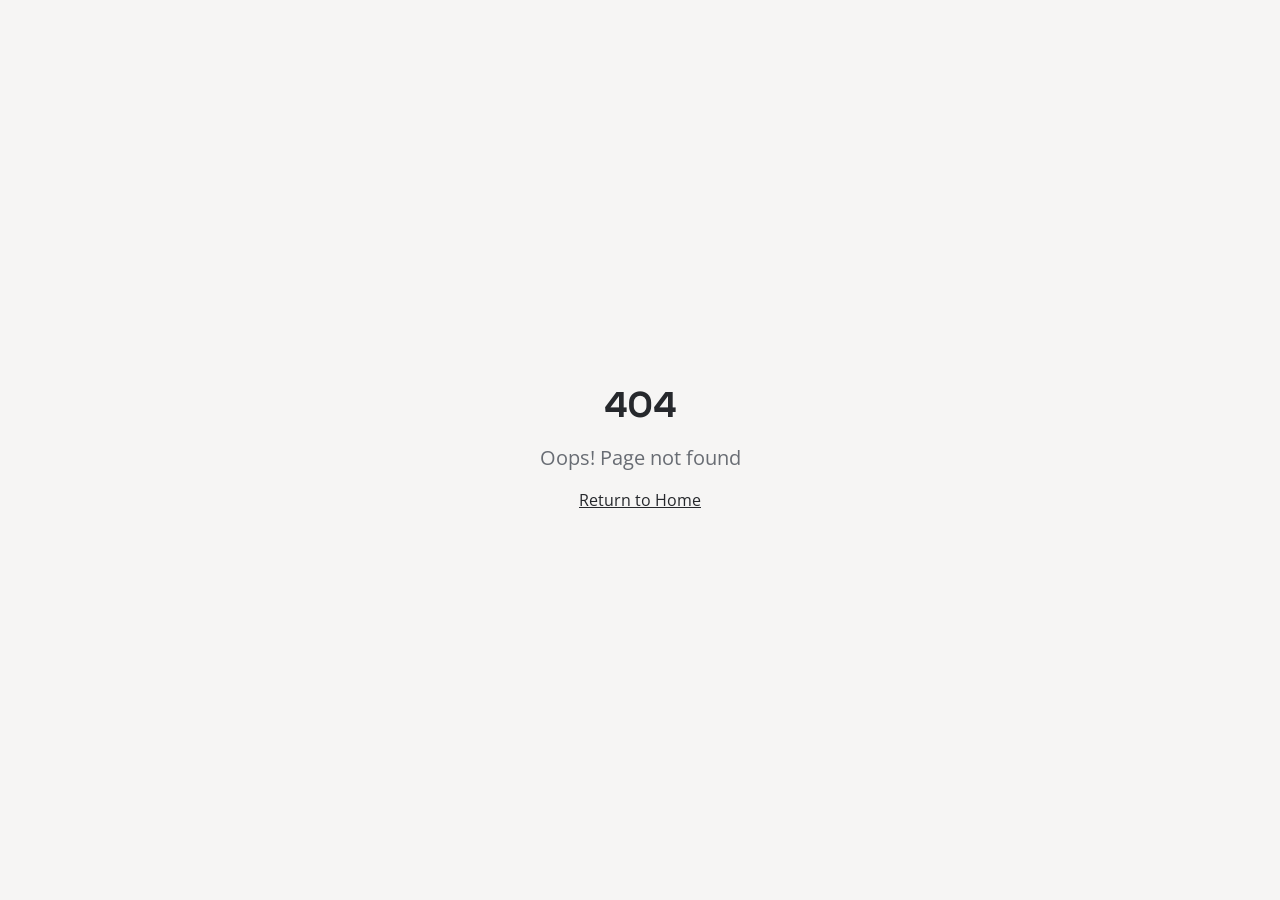
<file: how-we-work/index.html>
<!doctype html>
<html>
  <head>
<link rel="icon" type="image/svg+xml" href="/assets/xfact-icon.svg">
<meta name="robots" content="index,follow">
<script src="/replica.js?v=20261011-live"></script>
<script src="/content.js"></script>
    <meta charset="UTF-8" />
    <meta name="viewport" content="width=device-width, initial-scale=1.0" />
    <script>
      (function () {
        var supported = ["en", "pt", "es", "zh", "ar"];
        var firstSegment = window.location.pathname.split("/").filter(Boolean)[0];
        var fromPath = supported.indexOf(firstSegment) > -1 ? firstSegment : null;
        var stored = null;
        try { stored = window.localStorage.getItem("smartResearchPreferredLanguage"); } catch (e) {}
        var languages = navigator.languages && navigator.languages.length ? navigator.languages : [navigator.language || "en"];
        var detected = "en";
        for (var i = 0; i < languages.length; i++) {
          var raw = String(languages[i] || "").toLowerCase();
          var base = raw.split("-")[0];
          if (raw.indexOf("zh") === 0) { detected = "zh"; break; }
          if (supported.indexOf(base) > -1) { detected = base; break; }
        }
        var lang = fromPath || (supported.indexOf(stored) > -1 ? stored : detected);
        document.documentElement.lang = lang;
        window.__SMART_RESEARCH_INITIAL_LANGUAGE__ = lang;
      })();
    </script>

    <!-- Favicons -->
    
    
    
    
    
    
    

    <title>How We Work | XFact Research</title>
    <meta name="description" content="XFact Research connects global research teams with participants across North and Latin America. Healthcare, finance, education and consumer research.">
    <meta name="author" content="XFact Research" />
    <meta name="application-name" content="XFact Research" />
    <meta name="msapplication-TileColor" content="#262626" />
    <meta name="theme-color" content="#262626" />

    <link rel="preconnect" href="https://fonts.googleapis.com" />
    <link rel="preconnect" href="https://fonts.gstatic.com" crossorigin />
    <link href="https://fonts.googleapis.com/css2?family=Open+Sans:wght@300;400;500;600;700&display=swap" rel="stylesheet" />

    <!-- Google Analytics (GA4) -->
    <script async src="https://www.googletagmanager.com/gtag/js?id=G-9YP0VTQ17B"></script>
    <script>
      window.dataLayer = window.dataLayer || [];
      function gtag(){dataLayer.push(arguments);}
      gtag('js', new Date());
      gtag('config', 'G-9YP0VTQ17B');
    </script>
    
    

    
    <meta property="og:url" content="https://xfactresearch.com/how-we-work/">
    <meta property="og:type" content="website" />
    <meta property="og:site_name" content="XFact Research" />
    <meta property="og:title" content="XFact Research | Research Recruitment &amp; Fieldwork" />
    <meta property="og:description" content="XFact Research connects global research teams with participants across North and Latin America. Healthcare, finance, education and consumer research." />
    <meta property="og:image" content="/assets/xfact-icon.svg" />
    <meta property="og:image:width" content="512" />
    <meta property="og:image:height" content="512" />

    <meta name="twitter:card" content="summary_large_image" />
    
    <meta name="twitter:title" content="XFact Research | Research Recruitment &amp; Fieldwork" />
    <meta name="twitter:description" content="XFact Research connects global research teams with participants across North and Latin America. Healthcare, finance, education and consumer research." />
    <meta name="twitter:image" content="/assets/xfact-icon.svg" />
    <script type="module" crossorigin src="/assets/index-BsVuR0Y6.js?v=20261011-leads"></script>
    <link rel="stylesheet" crossorigin href="/assets/index-txPSvvHt.css">
  <link rel="stylesheet" href="/colors.css">
<link rel="canonical" href="https://xfactresearch.com/how-we-work/">
</head>

  <body>
    <div id="root"></div>
  </body>
</html>
</file>
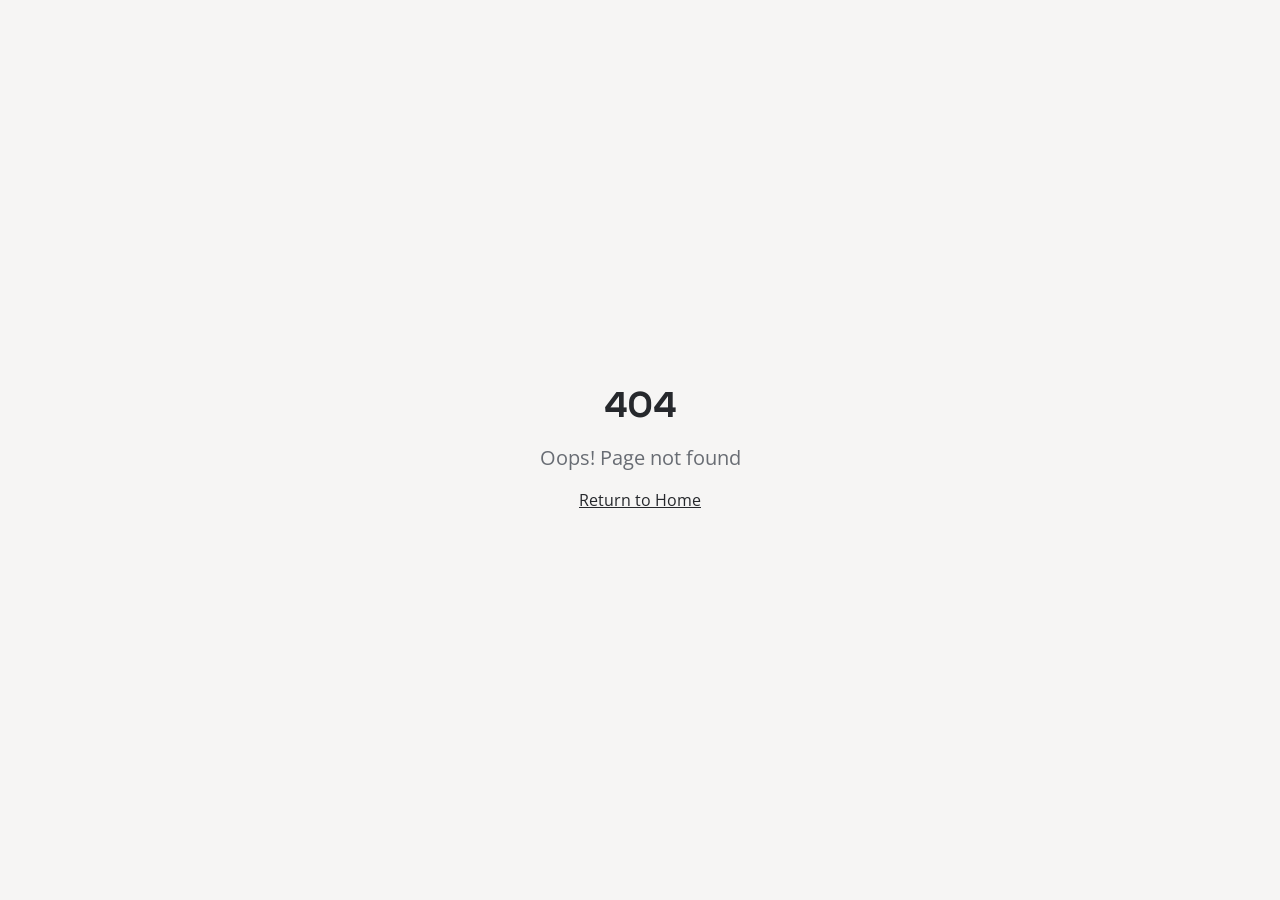
<file: industries/index.html>
<!doctype html>
<html>
  <head>
<link rel="icon" type="image/svg+xml" href="/assets/xfact-icon.svg">
<meta name="robots" content="index,follow">
<script src="/replica.js?v=20261011-live"></script>
<script src="/content.js"></script>
    <meta charset="UTF-8" />
    <meta name="viewport" content="width=device-width, initial-scale=1.0" />
    <script>
      (function () {
        var supported = ["en", "pt", "es", "zh", "ar"];
        var firstSegment = window.location.pathname.split("/").filter(Boolean)[0];
        var fromPath = supported.indexOf(firstSegment) > -1 ? firstSegment : null;
        var stored = null;
        try { stored = window.localStorage.getItem("smartResearchPreferredLanguage"); } catch (e) {}
        var languages = navigator.languages && navigator.languages.length ? navigator.languages : [navigator.language || "en"];
        var detected = "en";
        for (var i = 0; i < languages.length; i++) {
          var raw = String(languages[i] || "").toLowerCase();
          var base = raw.split("-")[0];
          if (raw.indexOf("zh") === 0) { detected = "zh"; break; }
          if (supported.indexOf(base) > -1) { detected = base; break; }
        }
        var lang = fromPath || (supported.indexOf(stored) > -1 ? stored : detected);
        document.documentElement.lang = lang;
        window.__SMART_RESEARCH_INITIAL_LANGUAGE__ = lang;
      })();
    </script>

    <!-- Favicons -->
    
    
    
    
    
    
    

    <title>Industries | XFact Research</title>
    <meta name="description" content="XFact Research connects global research teams with participants across North and Latin America. Healthcare, finance, education and consumer research.">
    <meta name="author" content="XFact Research" />
    <meta name="application-name" content="XFact Research" />
    <meta name="msapplication-TileColor" content="#262626" />
    <meta name="theme-color" content="#262626" />

    <link rel="preconnect" href="https://fonts.googleapis.com" />
    <link rel="preconnect" href="https://fonts.gstatic.com" crossorigin />
    <link href="https://fonts.googleapis.com/css2?family=Open+Sans:wght@300;400;500;600;700&display=swap" rel="stylesheet" />

    <!-- Google Analytics (GA4) -->
    <script async src="https://www.googletagmanager.com/gtag/js?id=G-9YP0VTQ17B"></script>
    <script>
      window.dataLayer = window.dataLayer || [];
      function gtag(){dataLayer.push(arguments);}
      gtag('js', new Date());
      gtag('config', 'G-9YP0VTQ17B');
    </script>
    
    

    
    <meta property="og:url" content="https://xfactresearch.com/industries/">
    <meta property="og:type" content="website" />
    <meta property="og:site_name" content="XFact Research" />
    <meta property="og:title" content="XFact Research | Research Recruitment &amp; Fieldwork" />
    <meta property="og:description" content="XFact Research connects global research teams with participants across North and Latin America. Healthcare, finance, education and consumer research." />
    <meta property="og:image" content="/assets/xfact-icon.svg" />
    <meta property="og:image:width" content="512" />
    <meta property="og:image:height" content="512" />

    <meta name="twitter:card" content="summary_large_image" />
    
    <meta name="twitter:title" content="XFact Research | Research Recruitment &amp; Fieldwork" />
    <meta name="twitter:description" content="XFact Research connects global research teams with participants across North and Latin America. Healthcare, finance, education and consumer research." />
    <meta name="twitter:image" content="/assets/xfact-icon.svg" />
    <script type="module" crossorigin src="/assets/index-BsVuR0Y6.js?v=20261011-leads"></script>
    <link rel="stylesheet" crossorigin href="/assets/index-txPSvvHt.css">
  <link rel="stylesheet" href="/colors.css">
<link rel="canonical" href="https://xfactresearch.com/industries/">
</head>

  <body>
    <div id="root"></div>
  </body>
</html>
</file>
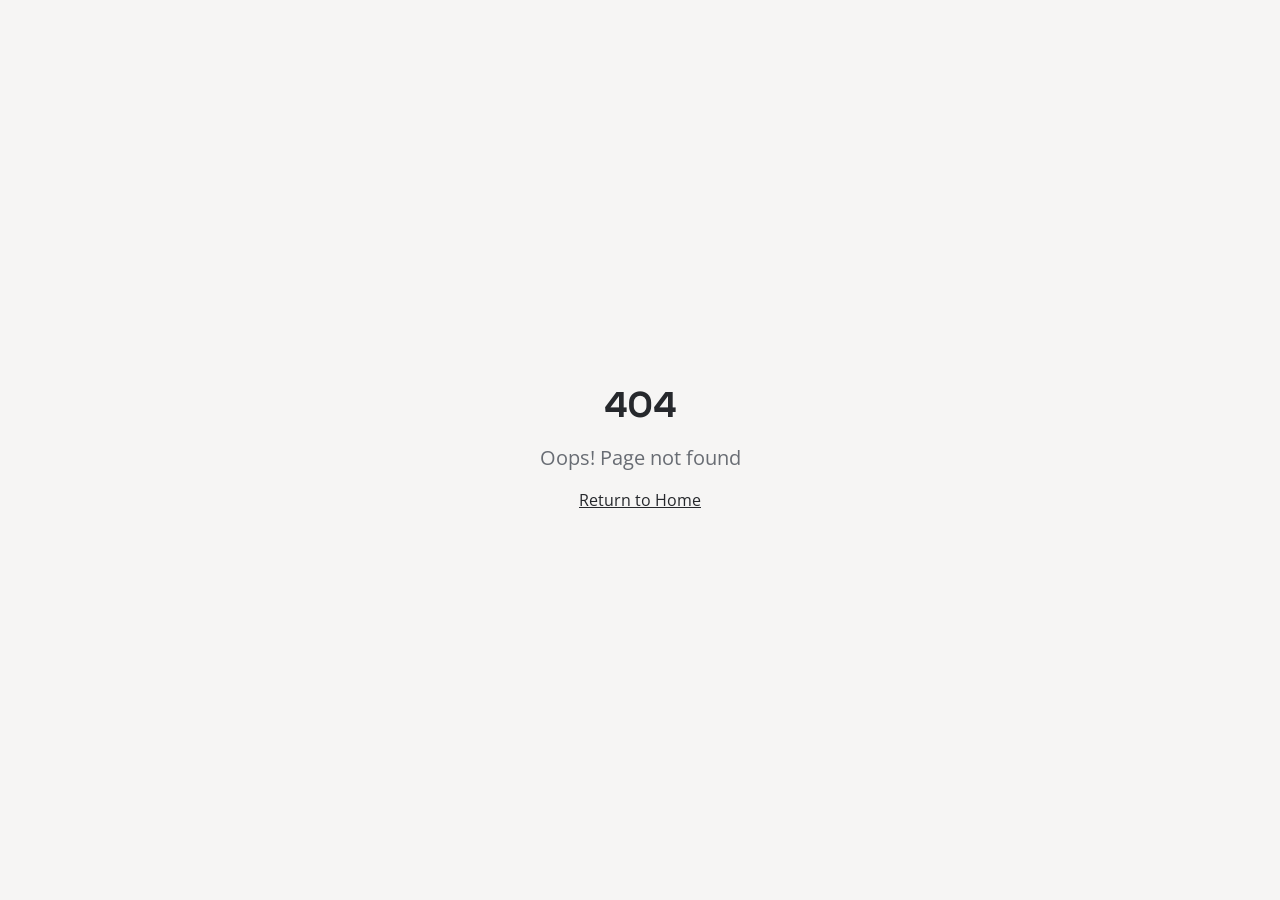
<file: methodologies/index.html>
<!doctype html>
<html>
  <head>
<link rel="icon" type="image/svg+xml" href="/assets/xfact-icon.svg">
<meta name="robots" content="index,follow">
<script src="/replica.js?v=20261011-live"></script>
<script src="/content.js"></script>
    <meta charset="UTF-8" />
    <meta name="viewport" content="width=device-width, initial-scale=1.0" />
    <script>
      (function () {
        var supported = ["en", "pt", "es", "zh", "ar"];
        var firstSegment = window.location.pathname.split("/").filter(Boolean)[0];
        var fromPath = supported.indexOf(firstSegment) > -1 ? firstSegment : null;
        var stored = null;
        try { stored = window.localStorage.getItem("smartResearchPreferredLanguage"); } catch (e) {}
        var languages = navigator.languages && navigator.languages.length ? navigator.languages : [navigator.language || "en"];
        var detected = "en";
        for (var i = 0; i < languages.length; i++) {
          var raw = String(languages[i] || "").toLowerCase();
          var base = raw.split("-")[0];
          if (raw.indexOf("zh") === 0) { detected = "zh"; break; }
          if (supported.indexOf(base) > -1) { detected = base; break; }
        }
        var lang = fromPath || (supported.indexOf(stored) > -1 ? stored : detected);
        document.documentElement.lang = lang;
        window.__SMART_RESEARCH_INITIAL_LANGUAGE__ = lang;
      })();
    </script>

    <!-- Favicons -->
    
    
    
    
    
    
    

    <title>Methodologies | XFact Research</title>
    <meta name="description" content="XFact Research connects global research teams with participants across North and Latin America. Healthcare, finance, education and consumer research.">
    <meta name="author" content="XFact Research" />
    <meta name="application-name" content="XFact Research" />
    <meta name="msapplication-TileColor" content="#262626" />
    <meta name="theme-color" content="#262626" />

    <link rel="preconnect" href="https://fonts.googleapis.com" />
    <link rel="preconnect" href="https://fonts.gstatic.com" crossorigin />
    <link href="https://fonts.googleapis.com/css2?family=Open+Sans:wght@300;400;500;600;700&display=swap" rel="stylesheet" />

    <!-- Google Analytics (GA4) -->
    <script async src="https://www.googletagmanager.com/gtag/js?id=G-9YP0VTQ17B"></script>
    <script>
      window.dataLayer = window.dataLayer || [];
      function gtag(){dataLayer.push(arguments);}
      gtag('js', new Date());
      gtag('config', 'G-9YP0VTQ17B');
    </script>
    
    

    
    <meta property="og:url" content="https://xfactresearch.com/methodologies/">
    <meta property="og:type" content="website" />
    <meta property="og:site_name" content="XFact Research" />
    <meta property="og:title" content="XFact Research | Research Recruitment &amp; Fieldwork" />
    <meta property="og:description" content="XFact Research connects global research teams with participants across North and Latin America. Healthcare, finance, education and consumer research." />
    <meta property="og:image" content="/assets/xfact-icon.svg" />
    <meta property="og:image:width" content="512" />
    <meta property="og:image:height" content="512" />

    <meta name="twitter:card" content="summary_large_image" />
    
    <meta name="twitter:title" content="XFact Research | Research Recruitment &amp; Fieldwork" />
    <meta name="twitter:description" content="XFact Research connects global research teams with participants across North and Latin America. Healthcare, finance, education and consumer research." />
    <meta name="twitter:image" content="/assets/xfact-icon.svg" />
    <script type="module" crossorigin src="/assets/index-BsVuR0Y6.js?v=20261011-leads"></script>
    <link rel="stylesheet" crossorigin href="/assets/index-txPSvvHt.css">
  <link rel="stylesheet" href="/colors.css">
<link rel="canonical" href="https://xfactresearch.com/methodologies/">
</head>

  <body>
    <div id="root"></div>
  </body>
</html>
</file>
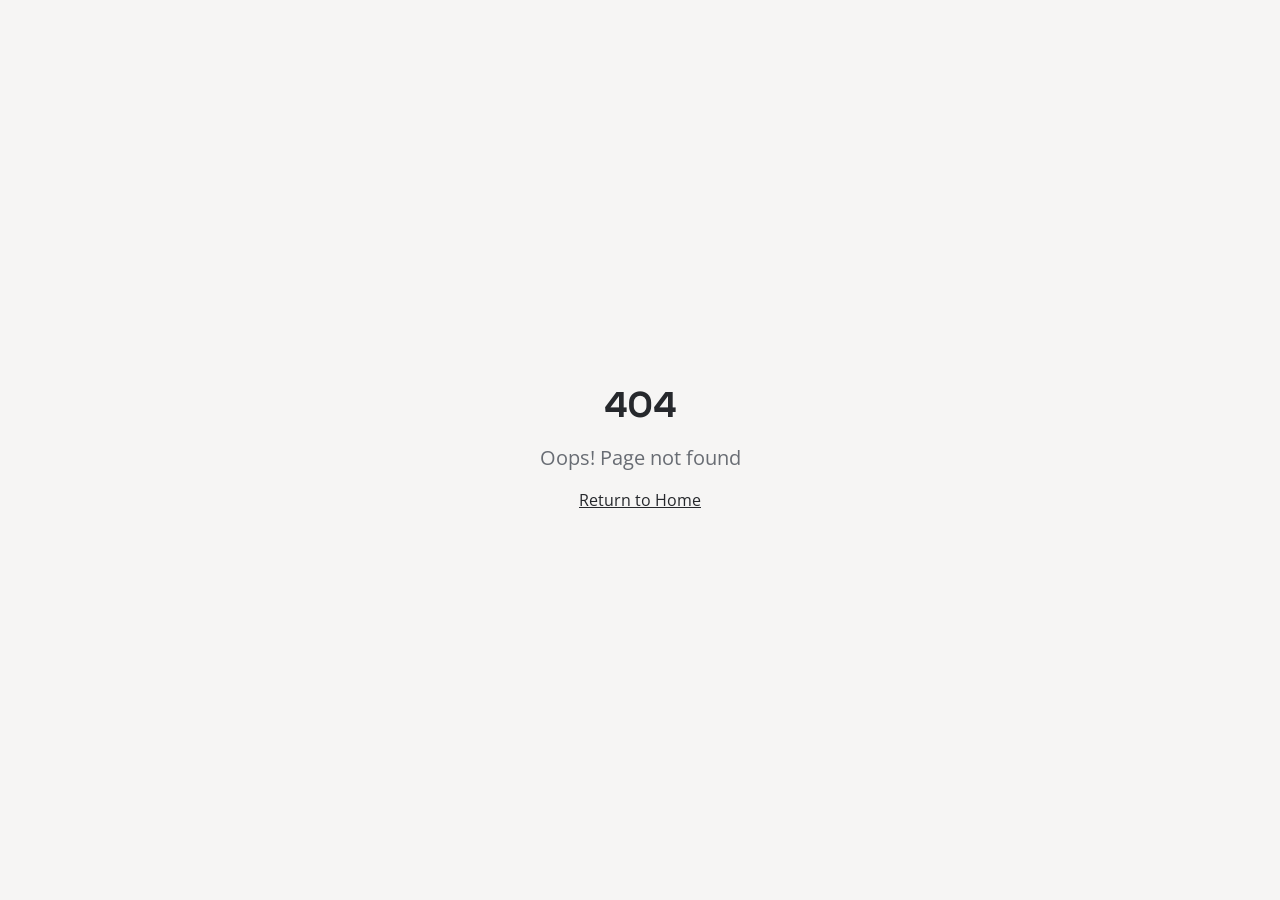
<file: mixed-methods/index.html>
<!doctype html>
<html>
  <head>
<link rel="icon" type="image/svg+xml" href="/assets/xfact-icon.svg">
<meta name="robots" content="index,follow">
<script src="/replica.js?v=20261011-live"></script>
<script src="/content.js"></script>
    <meta charset="UTF-8" />
    <meta name="viewport" content="width=device-width, initial-scale=1.0" />
    <script>
      (function () {
        var supported = ["en", "pt", "es", "zh", "ar"];
        var firstSegment = window.location.pathname.split("/").filter(Boolean)[0];
        var fromPath = supported.indexOf(firstSegment) > -1 ? firstSegment : null;
        var stored = null;
        try { stored = window.localStorage.getItem("smartResearchPreferredLanguage"); } catch (e) {}
        var languages = navigator.languages && navigator.languages.length ? navigator.languages : [navigator.language || "en"];
        var detected = "en";
        for (var i = 0; i < languages.length; i++) {
          var raw = String(languages[i] || "").toLowerCase();
          var base = raw.split("-")[0];
          if (raw.indexOf("zh") === 0) { detected = "zh"; break; }
          if (supported.indexOf(base) > -1) { detected = base; break; }
        }
        var lang = fromPath || (supported.indexOf(stored) > -1 ? stored : detected);
        document.documentElement.lang = lang;
        window.__SMART_RESEARCH_INITIAL_LANGUAGE__ = lang;
      })();
    </script>

    <!-- Favicons -->
    
    
    
    
    
    
    

    <title>Mixed Methods | XFact Research</title>
    <meta name="description" content="XFact Research connects global research teams with participants across North and Latin America. Healthcare, finance, education and consumer research.">
    <meta name="author" content="XFact Research" />
    <meta name="application-name" content="XFact Research" />
    <meta name="msapplication-TileColor" content="#262626" />
    <meta name="theme-color" content="#262626" />

    <link rel="preconnect" href="https://fonts.googleapis.com" />
    <link rel="preconnect" href="https://fonts.gstatic.com" crossorigin />
    <link href="https://fonts.googleapis.com/css2?family=Open+Sans:wght@300;400;500;600;700&display=swap" rel="stylesheet" />

    <!-- Google Analytics (GA4) -->
    <script async src="https://www.googletagmanager.com/gtag/js?id=G-9YP0VTQ17B"></script>
    <script>
      window.dataLayer = window.dataLayer || [];
      function gtag(){dataLayer.push(arguments);}
      gtag('js', new Date());
      gtag('config', 'G-9YP0VTQ17B');
    </script>
    
    

    
    <meta property="og:url" content="https://xfactresearch.com/mixed-methods/">
    <meta property="og:type" content="website" />
    <meta property="og:site_name" content="XFact Research" />
    <meta property="og:title" content="XFact Research | Research Recruitment &amp; Fieldwork" />
    <meta property="og:description" content="XFact Research connects global research teams with participants across North and Latin America. Healthcare, finance, education and consumer research." />
    <meta property="og:image" content="/assets/xfact-icon.svg" />
    <meta property="og:image:width" content="512" />
    <meta property="og:image:height" content="512" />

    <meta name="twitter:card" content="summary_large_image" />
    
    <meta name="twitter:title" content="XFact Research | Research Recruitment &amp; Fieldwork" />
    <meta name="twitter:description" content="XFact Research connects global research teams with participants across North and Latin America. Healthcare, finance, education and consumer research." />
    <meta name="twitter:image" content="/assets/xfact-icon.svg" />
    <script type="module" crossorigin src="/assets/index-BsVuR0Y6.js?v=20261011-leads"></script>
    <link rel="stylesheet" crossorigin href="/assets/index-txPSvvHt.css">
  <link rel="stylesheet" href="/colors.css">
<link rel="canonical" href="https://xfactresearch.com/mixed-methods/">
</head>

  <body>
    <div id="root"></div>
  </body>
</html>
</file>
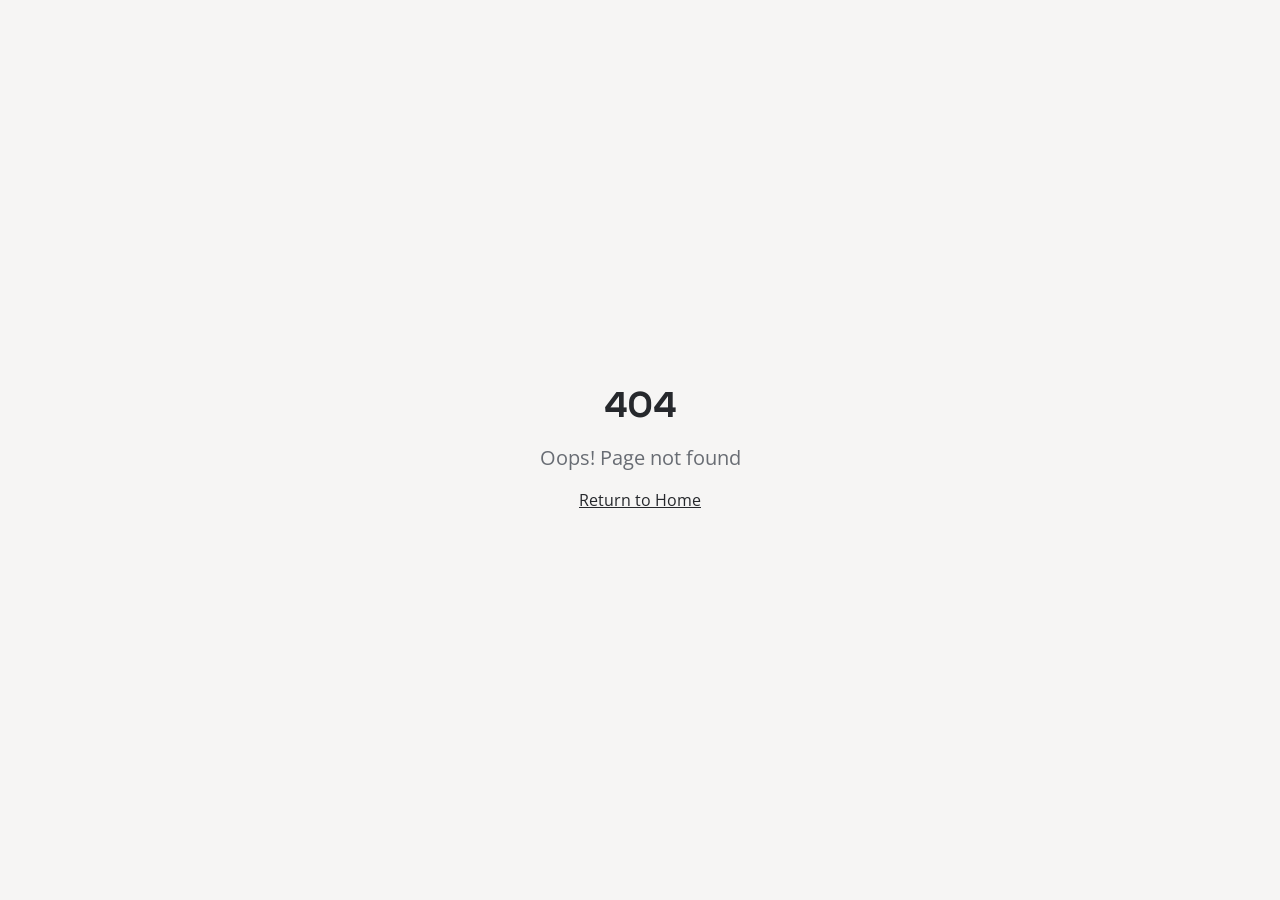
<file: solutions/index.html>
<!doctype html>
<html>
  <head>
<link rel="icon" type="image/svg+xml" href="/assets/xfact-icon.svg">
<meta name="robots" content="index,follow">
<script src="/replica.js?v=20261011-live"></script>
<script src="/content.js"></script>
    <meta charset="UTF-8" />
    <meta name="viewport" content="width=device-width, initial-scale=1.0" />
    <script>
      (function () {
        var supported = ["en", "pt", "es", "zh", "ar"];
        var firstSegment = window.location.pathname.split("/").filter(Boolean)[0];
        var fromPath = supported.indexOf(firstSegment) > -1 ? firstSegment : null;
        var stored = null;
        try { stored = window.localStorage.getItem("smartResearchPreferredLanguage"); } catch (e) {}
        var languages = navigator.languages && navigator.languages.length ? navigator.languages : [navigator.language || "en"];
        var detected = "en";
        for (var i = 0; i < languages.length; i++) {
          var raw = String(languages[i] || "").toLowerCase();
          var base = raw.split("-")[0];
          if (raw.indexOf("zh") === 0) { detected = "zh"; break; }
          if (supported.indexOf(base) > -1) { detected = base; break; }
        }
        var lang = fromPath || (supported.indexOf(stored) > -1 ? stored : detected);
        document.documentElement.lang = lang;
        window.__SMART_RESEARCH_INITIAL_LANGUAGE__ = lang;
      })();
    </script>

    <!-- Favicons -->
    
    
    
    
    
    
    

    <title>Solutions | XFact Research</title>
    <meta name="description" content="XFact Research connects global research teams with participants across North and Latin America. Healthcare, finance, education and consumer research.">
    <meta name="author" content="XFact Research" />
    <meta name="application-name" content="XFact Research" />
    <meta name="msapplication-TileColor" content="#262626" />
    <meta name="theme-color" content="#262626" />

    <link rel="preconnect" href="https://fonts.googleapis.com" />
    <link rel="preconnect" href="https://fonts.gstatic.com" crossorigin />
    <link href="https://fonts.googleapis.com/css2?family=Open+Sans:wght@300;400;500;600;700&display=swap" rel="stylesheet" />

    <!-- Google Analytics (GA4) -->
    <script async src="https://www.googletagmanager.com/gtag/js?id=G-9YP0VTQ17B"></script>
    <script>
      window.dataLayer = window.dataLayer || [];
      function gtag(){dataLayer.push(arguments);}
      gtag('js', new Date());
      gtag('config', 'G-9YP0VTQ17B');
    </script>
    
    

    
    <meta property="og:url" content="https://xfactresearch.com/solutions/">
    <meta property="og:type" content="website" />
    <meta property="og:site_name" content="XFact Research" />
    <meta property="og:title" content="XFact Research | Research Recruitment &amp; Fieldwork" />
    <meta property="og:description" content="XFact Research connects global research teams with participants across North and Latin America. Healthcare, finance, education and consumer research." />
    <meta property="og:image" content="/assets/xfact-icon.svg" />
    <meta property="og:image:width" content="512" />
    <meta property="og:image:height" content="512" />

    <meta name="twitter:card" content="summary_large_image" />
    
    <meta name="twitter:title" content="XFact Research | Research Recruitment &amp; Fieldwork" />
    <meta name="twitter:description" content="XFact Research connects global research teams with participants across North and Latin America. Healthcare, finance, education and consumer research." />
    <meta name="twitter:image" content="/assets/xfact-icon.svg" />
    <script type="module" crossorigin src="/assets/index-BsVuR0Y6.js?v=20261011-leads"></script>
    <link rel="stylesheet" crossorigin href="/assets/index-txPSvvHt.css">
  <link rel="stylesheet" href="/colors.css">
<link rel="canonical" href="https://xfactresearch.com/solutions/">
</head>

  <body>
    <div id="root"></div>
  </body>
</html>
</file>
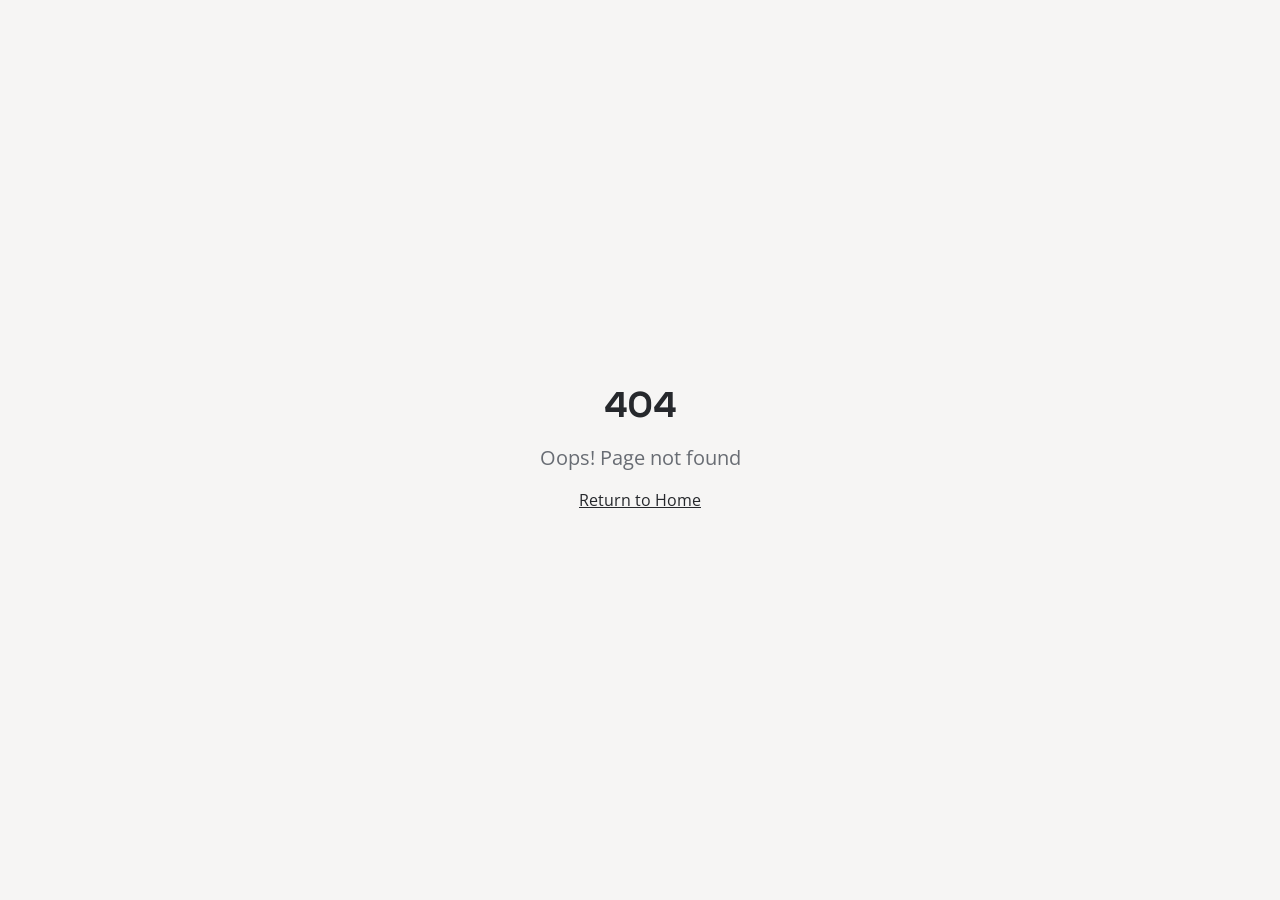
<file: tools/incentive-calculator/index.html>
<!doctype html>
<html>
  <head>
<link rel="icon" type="image/svg+xml" href="/assets/xfact-icon.svg">
<meta name="robots" content="index,follow">
<script src="/replica.js?v=20261011-live"></script>
<script src="/content.js"></script>
    <meta charset="UTF-8" />
    <meta name="viewport" content="width=device-width, initial-scale=1.0" />
    <script>
      (function () {
        var supported = ["en", "pt", "es", "zh", "ar"];
        var firstSegment = window.location.pathname.split("/").filter(Boolean)[0];
        var fromPath = supported.indexOf(firstSegment) > -1 ? firstSegment : null;
        var stored = null;
        try { stored = window.localStorage.getItem("smartResearchPreferredLanguage"); } catch (e) {}
        var languages = navigator.languages && navigator.languages.length ? navigator.languages : [navigator.language || "en"];
        var detected = "en";
        for (var i = 0; i < languages.length; i++) {
          var raw = String(languages[i] || "").toLowerCase();
          var base = raw.split("-")[0];
          if (raw.indexOf("zh") === 0) { detected = "zh"; break; }
          if (supported.indexOf(base) > -1) { detected = base; break; }
        }
        var lang = fromPath || (supported.indexOf(stored) > -1 ? stored : detected);
        document.documentElement.lang = lang;
        window.__SMART_RESEARCH_INITIAL_LANGUAGE__ = lang;
      })();
    </script>

    <!-- Favicons -->
    
    
    
    
    
    
    

    <title>Incentive Calculator | XFact Research</title>
    <meta name="description" content="XFact Research connects global research teams with participants across North and Latin America. Healthcare, finance, education and consumer research.">
    <meta name="author" content="XFact Research" />
    <meta name="application-name" content="XFact Research" />
    <meta name="msapplication-TileColor" content="#262626" />
    <meta name="theme-color" content="#262626" />

    <link rel="preconnect" href="https://fonts.googleapis.com" />
    <link rel="preconnect" href="https://fonts.gstatic.com" crossorigin />
    <link href="https://fonts.googleapis.com/css2?family=Open+Sans:wght@300;400;500;600;700&display=swap" rel="stylesheet" />

    <!-- Google Analytics (GA4) -->
    <script async src="https://www.googletagmanager.com/gtag/js?id=G-9YP0VTQ17B"></script>
    <script>
      window.dataLayer = window.dataLayer || [];
      function gtag(){dataLayer.push(arguments);}
      gtag('js', new Date());
      gtag('config', 'G-9YP0VTQ17B');
    </script>
    
    

    
    <meta property="og:url" content="https://xfactresearch.com/tools/incentive-calculator/">
    <meta property="og:type" content="website" />
    <meta property="og:site_name" content="XFact Research" />
    <meta property="og:title" content="XFact Research | Research Recruitment &amp; Fieldwork" />
    <meta property="og:description" content="XFact Research connects global research teams with participants across North and Latin America. Healthcare, finance, education and consumer research." />
    <meta property="og:image" content="/assets/xfact-icon.svg" />
    <meta property="og:image:width" content="512" />
    <meta property="og:image:height" content="512" />

    <meta name="twitter:card" content="summary_large_image" />
    
    <meta name="twitter:title" content="XFact Research | Research Recruitment &amp; Fieldwork" />
    <meta name="twitter:description" content="XFact Research connects global research teams with participants across North and Latin America. Healthcare, finance, education and consumer research." />
    <meta name="twitter:image" content="/assets/xfact-icon.svg" />
    <script type="module" crossorigin src="/assets/index-BsVuR0Y6.js?v=20261011-leads"></script>
    <link rel="stylesheet" crossorigin href="/assets/index-txPSvvHt.css">
  <link rel="stylesheet" href="/colors.css">
<link rel="canonical" href="https://xfactresearch.com/tools/incentive-calculator/">
</head>

  <body>
    <div id="root"></div>
  </body>
</html>
</file>
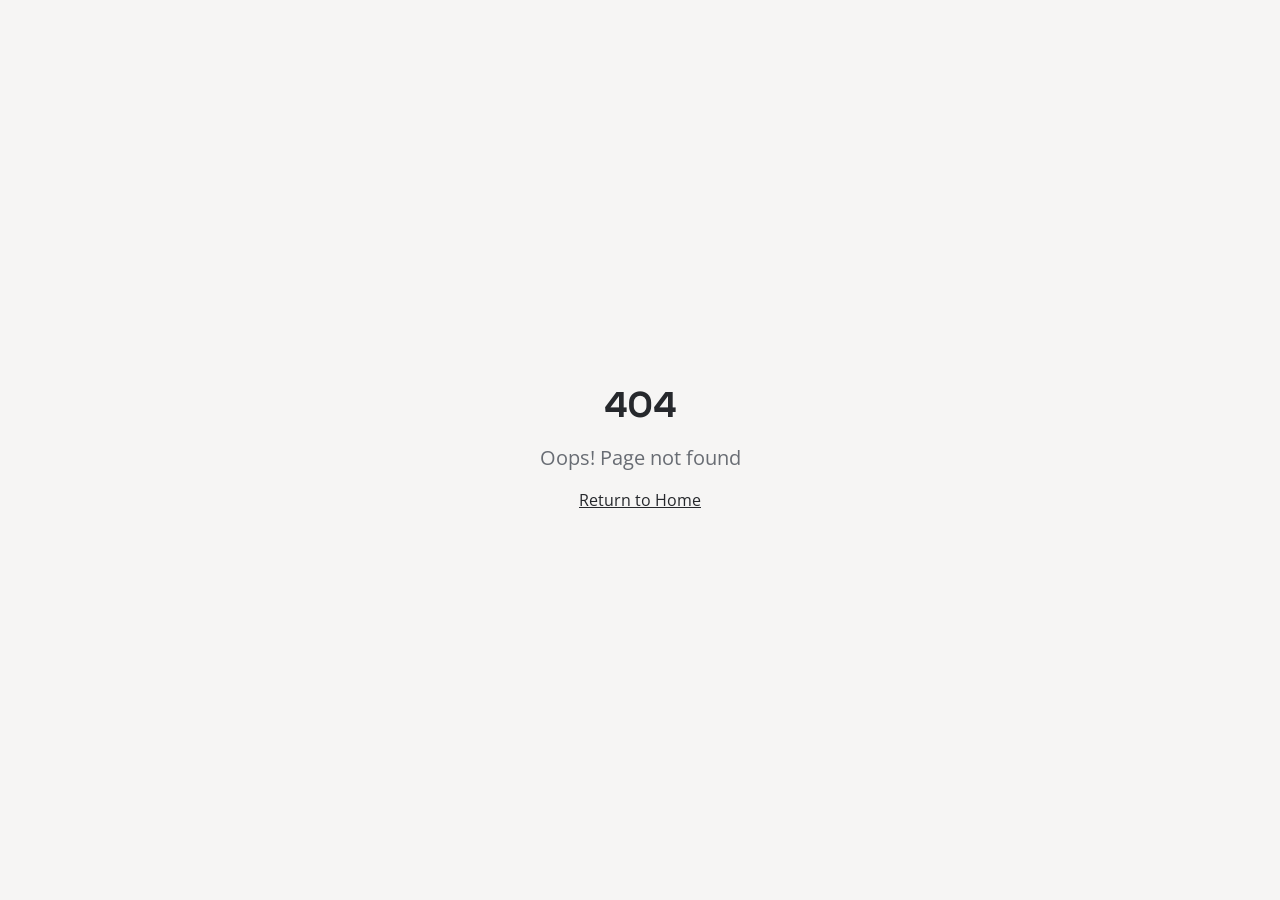
<file: tools/sample-size-calculator/index.html>
<!doctype html>
<html>
  <head>
<link rel="icon" type="image/svg+xml" href="/assets/xfact-icon.svg">
<meta name="robots" content="index,follow">
<script src="/replica.js?v=20261011-live"></script>
<script src="/content.js"></script>
    <meta charset="UTF-8" />
    <meta name="viewport" content="width=device-width, initial-scale=1.0" />
    <script>
      (function () {
        var supported = ["en", "pt", "es", "zh", "ar"];
        var firstSegment = window.location.pathname.split("/").filter(Boolean)[0];
        var fromPath = supported.indexOf(firstSegment) > -1 ? firstSegment : null;
        var stored = null;
        try { stored = window.localStorage.getItem("smartResearchPreferredLanguage"); } catch (e) {}
        var languages = navigator.languages && navigator.languages.length ? navigator.languages : [navigator.language || "en"];
        var detected = "en";
        for (var i = 0; i < languages.length; i++) {
          var raw = String(languages[i] || "").toLowerCase();
          var base = raw.split("-")[0];
          if (raw.indexOf("zh") === 0) { detected = "zh"; break; }
          if (supported.indexOf(base) > -1) { detected = base; break; }
        }
        var lang = fromPath || (supported.indexOf(stored) > -1 ? stored : detected);
        document.documentElement.lang = lang;
        window.__SMART_RESEARCH_INITIAL_LANGUAGE__ = lang;
      })();
    </script>

    <!-- Favicons -->
    
    
    
    
    
    
    

    <title>Sample Size Calculator | XFact Research</title>
    <meta name="description" content="XFact Research connects global research teams with participants across North and Latin America. Healthcare, finance, education and consumer research.">
    <meta name="author" content="XFact Research" />
    <meta name="application-name" content="XFact Research" />
    <meta name="msapplication-TileColor" content="#262626" />
    <meta name="theme-color" content="#262626" />

    <link rel="preconnect" href="https://fonts.googleapis.com" />
    <link rel="preconnect" href="https://fonts.gstatic.com" crossorigin />
    <link href="https://fonts.googleapis.com/css2?family=Open+Sans:wght@300;400;500;600;700&display=swap" rel="stylesheet" />

    <!-- Google Analytics (GA4) -->
    <script async src="https://www.googletagmanager.com/gtag/js?id=G-9YP0VTQ17B"></script>
    <script>
      window.dataLayer = window.dataLayer || [];
      function gtag(){dataLayer.push(arguments);}
      gtag('js', new Date());
      gtag('config', 'G-9YP0VTQ17B');
    </script>
    
    

    
    <meta property="og:url" content="https://xfactresearch.com/tools/sample-size-calculator/">
    <meta property="og:type" content="website" />
    <meta property="og:site_name" content="XFact Research" />
    <meta property="og:title" content="XFact Research | Research Recruitment &amp; Fieldwork" />
    <meta property="og:description" content="XFact Research connects global research teams with participants across North and Latin America. Healthcare, finance, education and consumer research." />
    <meta property="og:image" content="/assets/xfact-icon.svg" />
    <meta property="og:image:width" content="512" />
    <meta property="og:image:height" content="512" />

    <meta name="twitter:card" content="summary_large_image" />
    
    <meta name="twitter:title" content="XFact Research | Research Recruitment &amp; Fieldwork" />
    <meta name="twitter:description" content="XFact Research connects global research teams with participants across North and Latin America. Healthcare, finance, education and consumer research." />
    <meta name="twitter:image" content="/assets/xfact-icon.svg" />
    <script type="module" crossorigin src="/assets/index-BsVuR0Y6.js?v=20261011-leads"></script>
    <link rel="stylesheet" crossorigin href="/assets/index-txPSvvHt.css">
  <link rel="stylesheet" href="/colors.css">
<link rel="canonical" href="https://xfactresearch.com/tools/sample-size-calculator/">
</head>

  <body>
    <div id="root"></div>
  </body>
</html>
</file>
<file: assets/index-txPSvvHt.css>
@font-face{font-family:Inter;font-style:normal;font-display:swap;font-weight:400;src:url(/assets/inter-cyrillic-ext-400-normal-BQZuk6qB.woff2) format("woff2"),url(/assets/inter-cyrillic-ext-400-normal-DQukG94-.woff) format("woff");unicode-range:U+0460-052F,U+1C80-1C8A,U+20B4,U+2DE0-2DFF,U+A640-A69F,U+FE2E-FE2F}@font-face{font-family:Inter;font-style:normal;font-display:swap;font-weight:400;src:url(/assets/inter-cyrillic-400-normal-obahsSVq.woff2) format("woff2"),url(/assets/inter-cyrillic-400-normal-HOLc17fK.woff) format("woff");unicode-range:U+0301,U+0400-045F,U+0490-0491,U+04B0-04B1,U+2116}@font-face{font-family:Inter;font-style:normal;font-display:swap;font-weight:400;src:url(/assets/inter-greek-ext-400-normal-DGGRlc-M.woff2) format("woff2"),url(/assets/inter-greek-ext-400-normal-KugGGMne.woff) format("woff");unicode-range:U+1F00-1FFF}@font-face{font-family:Inter;font-style:normal;font-display:swap;font-weight:400;src:url(/assets/inter-greek-400-normal-B4URO6DV.woff2) format("woff2"),url(/assets/inter-greek-400-normal-q2sYcFCs.woff) format("woff");unicode-range:U+0370-0377,U+037A-037F,U+0384-038A,U+038C,U+038E-03A1,U+03A3-03FF}@font-face{font-family:Inter;font-style:normal;font-display:swap;font-weight:400;src:url(/assets/inter-vietnamese-400-normal-DMkecbls.woff2) format("woff2"),url(/assets/inter-vietnamese-400-normal-Bbgyi5SW.woff) format("woff");unicode-range:U+0102-0103,U+0110-0111,U+0128-0129,U+0168-0169,U+01A0-01A1,U+01AF-01B0,U+0300-0301,U+0303-0304,U+0308-0309,U+0323,U+0329,U+1EA0-1EF9,U+20AB}@font-face{font-family:Inter;font-style:normal;font-display:swap;font-weight:400;src:url(/assets/inter-latin-ext-400-normal-C1nco2VV.woff2) format("woff2"),url(/assets/inter-latin-ext-400-normal-77YHD8bZ.woff) format("woff");unicode-range:U+0100-02BA,U+02BD-02C5,U+02C7-02CC,U+02CE-02D7,U+02DD-02FF,U+0304,U+0308,U+0329,U+1D00-1DBF,U+1E00-1E9F,U+1EF2-1EFF,U+2020,U+20A0-20AB,U+20AD-20C0,U+2113,U+2C60-2C7F,U+A720-A7FF}@font-face{font-family:Inter;font-style:normal;font-display:swap;font-weight:400;src:url(/assets/inter-latin-400-normal-C38fXH4l.woff2) format("woff2"),url(/assets/inter-latin-400-normal-CyCys3Eg.woff) format("woff");unicode-range:U+0000-00FF,U+0131,U+0152-0153,U+02BB-02BC,U+02C6,U+02DA,U+02DC,U+0304,U+0308,U+0329,U+2000-206F,U+20AC,U+2122,U+2191,U+2193,U+2212,U+2215,U+FEFF,U+FFFD}@font-face{font-family:Inter;font-style:normal;font-display:swap;font-weight:500;src:url(/assets/inter-cyrillic-ext-500-normal-B0yAr1jD.woff2) format("woff2"),url(/assets/inter-cyrillic-ext-500-normal-BmqWE9Dz.woff) format("woff");unicode-range:U+0460-052F,U+1C80-1C8A,U+20B4,U+2DE0-2DFF,U+A640-A69F,U+FE2E-FE2F}@font-face{font-family:Inter;font-style:normal;font-display:swap;font-weight:500;src:url(/assets/inter-cyrillic-500-normal-BasfLYem.woff2) format("woff2"),url(/assets/inter-cyrillic-500-normal-CxZf_p3X.woff) format("woff");unicode-range:U+0301,U+0400-045F,U+0490-0491,U+04B0-04B1,U+2116}@font-face{font-family:Inter;font-style:normal;font-display:swap;font-weight:500;src:url(/assets/inter-greek-ext-500-normal-C4iEst2y.woff2) format("woff2"),url(/assets/inter-greek-ext-500-normal-2j5mBUwD.woff) format("woff");unicode-range:U+1F00-1FFF}@font-face{font-family:Inter;font-style:normal;font-display:swap;font-weight:500;src:url(/assets/inter-greek-500-normal-BIZE56-Y.woff2) format("woff2"),url(/assets/inter-greek-500-normal-Xzm54t5V.woff) format("woff");unicode-range:U+0370-0377,U+037A-037F,U+0384-038A,U+038C,U+038E-03A1,U+03A3-03FF}@font-face{font-family:Inter;font-style:normal;font-display:swap;font-weight:500;src:url(/assets/inter-vietnamese-500-normal-DOriooB6.woff2) format("woff2"),url(/assets/inter-vietnamese-500-normal-mJboJaSs.woff) format("woff");unicode-range:U+0102-0103,U+0110-0111,U+0128-0129,U+0168-0169,U+01A0-01A1,U+01AF-01B0,U+0300-0301,U+0303-0304,U+0308-0309,U+0323,U+0329,U+1EA0-1EF9,U+20AB}@font-face{font-family:Inter;font-style:normal;font-display:swap;font-weight:500;src:url(/assets/inter-latin-ext-500-normal-CV4jyFjo.woff2) format("woff2"),url(/assets/inter-latin-ext-500-normal-BxGbmqWO.woff) format("woff");unicode-range:U+0100-02BA,U+02BD-02C5,U+02C7-02CC,U+02CE-02D7,U+02DD-02FF,U+0304,U+0308,U+0329,U+1D00-1DBF,U+1E00-1E9F,U+1EF2-1EFF,U+2020,U+20A0-20AB,U+20AD-20C0,U+2113,U+2C60-2C7F,U+A720-A7FF}@font-face{font-family:Inter;font-style:normal;font-display:swap;font-weight:500;src:url(/assets/inter-latin-500-normal-Cerq10X2.woff2) format("woff2"),url(/assets/inter-latin-500-normal-BL9OpVg8.woff) format("woff");unicode-range:U+0000-00FF,U+0131,U+0152-0153,U+02BB-02BC,U+02C6,U+02DA,U+02DC,U+0304,U+0308,U+0329,U+2000-206F,U+20AC,U+2122,U+2191,U+2193,U+2212,U+2215,U+FEFF,U+FFFD}@font-face{font-family:Inter;font-style:normal;font-display:swap;font-weight:600;src:url(/assets/inter-cyrillic-ext-600-normal-Dfes3d0z.woff2) format("woff2"),url(/assets/inter-cyrillic-ext-600-normal-Bcila6Z-.woff) format("woff");unicode-range:U+0460-052F,U+1C80-1C8A,U+20B4,U+2DE0-2DFF,U+A640-A69F,U+FE2E-FE2F}@font-face{font-family:Inter;font-style:normal;font-display:swap;font-weight:600;src:url(/assets/inter-cyrillic-600-normal-CWCymEST.woff2) format("woff2"),url(/assets/inter-cyrillic-600-normal-4D_pXhcN.woff) format("woff");unicode-range:U+0301,U+0400-045F,U+0490-0491,U+04B0-04B1,U+2116}@font-face{font-family:Inter;font-style:normal;font-display:swap;font-weight:600;src:url(/assets/inter-greek-ext-600-normal-DRtmH8MT.woff2) format("woff2"),url(/assets/inter-greek-ext-600-normal-B8X0CLgF.woff) format("woff");unicode-range:U+1F00-1FFF}@font-face{font-family:Inter;font-style:normal;font-display:swap;font-weight:600;src:url(/assets/inter-greek-600-normal-plRanbMR.woff2) format("woff2"),url(/assets/inter-greek-600-normal-BZpKdvQh.woff) format("woff");unicode-range:U+0370-0377,U+037A-037F,U+0384-038A,U+038C,U+038E-03A1,U+03A3-03FF}@font-face{font-family:Inter;font-style:normal;font-display:swap;font-weight:600;src:url(/assets/inter-vietnamese-600-normal-Cc8MFFhd.woff2) format("woff2"),url(/assets/inter-vietnamese-600-normal-BuLX-rYi.woff) format("woff");unicode-range:U+0102-0103,U+0110-0111,U+0128-0129,U+0168-0169,U+01A0-01A1,U+01AF-01B0,U+0300-0301,U+0303-0304,U+0308-0309,U+0323,U+0329,U+1EA0-1EF9,U+20AB}@font-face{font-family:Inter;font-style:normal;font-display:swap;font-weight:600;src:url(/assets/inter-latin-ext-600-normal-D2bJ5OIk.woff2) format("woff2"),url(/assets/inter-latin-ext-600-normal-CIVaiw4L.woff) format("woff");unicode-range:U+0100-02BA,U+02BD-02C5,U+02C7-02CC,U+02CE-02D7,U+02DD-02FF,U+0304,U+0308,U+0329,U+1D00-1DBF,U+1E00-1E9F,U+1EF2-1EFF,U+2020,U+20A0-20AB,U+20AD-20C0,U+2113,U+2C60-2C7F,U+A720-A7FF}@font-face{font-family:Inter;font-style:normal;font-display:swap;font-weight:600;src:url(/assets/inter-latin-600-normal-LgqL8muc.woff2) format("woff2"),url(/assets/inter-latin-600-normal-CiBQ2DWP.woff) format("woff");unicode-range:U+0000-00FF,U+0131,U+0152-0153,U+02BB-02BC,U+02C6,U+02DA,U+02DC,U+0304,U+0308,U+0329,U+2000-206F,U+20AC,U+2122,U+2191,U+2193,U+2212,U+2215,U+FEFF,U+FFFD}@font-face{font-family:Inter;font-style:normal;font-display:swap;font-weight:700;src:url(/assets/inter-cyrillic-ext-700-normal-BjwYoWNd.woff2) format("woff2"),url(/assets/inter-cyrillic-ext-700-normal-LO58E6JB.woff) format("woff");unicode-range:U+0460-052F,U+1C80-1C8A,U+20B4,U+2DE0-2DFF,U+A640-A69F,U+FE2E-FE2F}@font-face{font-family:Inter;font-style:normal;font-display:swap;font-weight:700;src:url(/assets/inter-cyrillic-700-normal-CjBOestx.woff2) format("woff2"),url(/assets/inter-cyrillic-700-normal-DrXBdSj3.woff) format("woff");unicode-range:U+0301,U+0400-045F,U+0490-0491,U+04B0-04B1,U+2116}@font-face{font-family:Inter;font-style:normal;font-display:swap;font-weight:700;src:url(/assets/inter-greek-ext-700-normal-qfdV9bQt.woff2) format("woff2"),url(/assets/inter-greek-ext-700-normal-BoQ6DsYi.woff) format("woff");unicode-range:U+1F00-1FFF}@font-face{font-family:Inter;font-style:normal;font-display:swap;font-weight:700;src:url(/assets/inter-greek-700-normal-C3JjAnD8.woff2) format("woff2"),url(/assets/inter-greek-700-normal-BUv2fZ6O.woff) format("woff");unicode-range:U+0370-0377,U+037A-037F,U+0384-038A,U+038C,U+038E-03A1,U+03A3-03FF}@font-face{font-family:Inter;font-style:normal;font-display:swap;font-weight:700;src:url(/assets/inter-vietnamese-700-normal-DlLaEgI2.woff2) format("woff2"),url(/assets/inter-vietnamese-700-normal-BZaoP0fm.woff) format("woff");unicode-range:U+0102-0103,U+0110-0111,U+0128-0129,U+0168-0169,U+01A0-01A1,U+01AF-01B0,U+0300-0301,U+0303-0304,U+0308-0309,U+0323,U+0329,U+1EA0-1EF9,U+20AB}@font-face{font-family:Inter;font-style:normal;font-display:swap;font-weight:700;src:url(/assets/inter-latin-ext-700-normal-Ca8adRJv.woff2) format("woff2"),url(/assets/inter-latin-ext-700-normal-TidjK2hL.woff) format("woff");unicode-range:U+0100-02BA,U+02BD-02C5,U+02C7-02CC,U+02CE-02D7,U+02DD-02FF,U+0304,U+0308,U+0329,U+1D00-1DBF,U+1E00-1E9F,U+1EF2-1EFF,U+2020,U+20A0-20AB,U+20AD-20C0,U+2113,U+2C60-2C7F,U+A720-A7FF}@font-face{font-family:Inter;font-style:normal;font-display:swap;font-weight:700;src:url(/assets/inter-latin-700-normal-Yt3aPRUw.woff2) format("woff2"),url(/assets/inter-latin-700-normal-BLAVimhd.woff) format("woff");unicode-range:U+0000-00FF,U+0131,U+0152-0153,U+02BB-02BC,U+02C6,U+02DA,U+02DC,U+0304,U+0308,U+0329,U+2000-206F,U+20AC,U+2122,U+2191,U+2193,U+2212,U+2215,U+FEFF,U+FFFD}*,:before,:after{--tw-border-spacing-x: 0;--tw-border-spacing-y: 0;--tw-translate-x: 0;--tw-translate-y: 0;--tw-rotate: 0;--tw-skew-x: 0;--tw-skew-y: 0;--tw-scale-x: 1;--tw-scale-y: 1;--tw-pan-x: ;--tw-pan-y: ;--tw-pinch-zoom: ;--tw-scroll-snap-strictness: proximity;--tw-gradient-from-position: ;--tw-gradient-via-position: ;--tw-gradient-to-position: ;--tw-ordinal: ;--tw-slashed-zero: ;--tw-numeric-figure: ;--tw-numeric-spacing: ;--tw-numeric-fraction: ;--tw-ring-inset: ;--tw-ring-offset-width: 0px;--tw-ring-offset-color: #fff;--tw-ring-color: rgb(59 130 246 / .5);--tw-ring-offset-shadow: 0 0 #0000;--tw-ring-shadow: 0 0 #0000;--tw-shadow: 0 0 #0000;--tw-shadow-colored: 0 0 #0000;--tw-blur: ;--tw-brightness: ;--tw-contrast: ;--tw-grayscale: ;--tw-hue-rotate: ;--tw-invert: ;--tw-saturate: ;--tw-sepia: ;--tw-drop-shadow: ;--tw-backdrop-blur: ;--tw-backdrop-brightness: ;--tw-backdrop-contrast: ;--tw-backdrop-grayscale: ;--tw-backdrop-hue-rotate: ;--tw-backdrop-invert: ;--tw-backdrop-opacity: ;--tw-backdrop-saturate: ;--tw-backdrop-sepia: ;--tw-contain-size: ;--tw-contain-layout: ;--tw-contain-paint: ;--tw-contain-style: }::backdrop{--tw-border-spacing-x: 0;--tw-border-spacing-y: 0;--tw-translate-x: 0;--tw-translate-y: 0;--tw-rotate: 0;--tw-skew-x: 0;--tw-skew-y: 0;--tw-scale-x: 1;--tw-scale-y: 1;--tw-pan-x: ;--tw-pan-y: ;--tw-pinch-zoom: ;--tw-scroll-snap-strictness: proximity;--tw-gradient-from-position: ;--tw-gradient-via-position: ;--tw-gradient-to-position: ;--tw-ordinal: ;--tw-slashed-zero: ;--tw-numeric-figure: ;--tw-numeric-spacing: ;--tw-numeric-fraction: ;--tw-ring-inset: ;--tw-ring-offset-width: 0px;--tw-ring-offset-color: #fff;--tw-ring-color: rgb(59 130 246 / .5);--tw-ring-offset-shadow: 0 0 #0000;--tw-ring-shadow: 0 0 #0000;--tw-shadow: 0 0 #0000;--tw-shadow-colored: 0 0 #0000;--tw-blur: ;--tw-brightness: ;--tw-contrast: ;--tw-grayscale: ;--tw-hue-rotate: ;--tw-invert: ;--tw-saturate: ;--tw-sepia: ;--tw-drop-shadow: ;--tw-backdrop-blur: ;--tw-backdrop-brightness: ;--tw-backdrop-contrast: ;--tw-backdrop-grayscale: ;--tw-backdrop-hue-rotate: ;--tw-backdrop-invert: ;--tw-backdrop-opacity: ;--tw-backdrop-saturate: ;--tw-backdrop-sepia: ;--tw-contain-size: ;--tw-contain-layout: ;--tw-contain-paint: ;--tw-contain-style: }*,:before,:after{box-sizing:border-box;border-width:0;border-style:solid;border-color:#e5e7eb}:before,:after{--tw-content: ""}html,:host{line-height:1.5;-webkit-text-size-adjust:100%;-moz-tab-size:4;-o-tab-size:4;tab-size:4;font-family:Open Sans,system-ui,sans-serif;font-feature-settings:normal;font-variation-settings:normal;-webkit-tap-highlight-color:transparent}body{margin:0;line-height:inherit}hr{height:0;color:inherit;border-top-width:1px}abbr:where([title]){-webkit-text-decoration:underline dotted;text-decoration:underline dotted}h1,h2,h3,h4,h5,h6{font-size:inherit;font-weight:inherit}a{color:inherit;text-decoration:inherit}b,strong{font-weight:bolder}code,kbd,samp,pre{font-family:ui-monospace,SFMono-Regular,Menlo,Monaco,Consolas,Liberation Mono,Courier New,monospace;font-feature-settings:normal;font-variation-settings:normal;font-size:1em}small{font-size:80%}sub,sup{font-size:75%;line-height:0;position:relative;vertical-align:baseline}sub{bottom:-.25em}sup{top:-.5em}table{text-indent:0;border-color:inherit;border-collapse:collapse}button,input,optgroup,select,textarea{font-family:inherit;font-feature-settings:inherit;font-variation-settings:inherit;font-size:100%;font-weight:inherit;line-height:inherit;letter-spacing:inherit;color:inherit;margin:0;padding:0}button,select{text-transform:none}button,input:where([type=button]),input:where([type=reset]),input:where([type=submit]){-webkit-appearance:button;background-color:transparent;background-image:none}:-moz-focusring{outline:auto}:-moz-ui-invalid{box-shadow:none}progress{vertical-align:baseline}::-webkit-inner-spin-button,::-webkit-outer-spin-button{height:auto}[type=search]{-webkit-appearance:textfield;outline-offset:-2px}::-webkit-search-decoration{-webkit-appearance:none}::-webkit-file-upload-button{-webkit-appearance:button;font:inherit}summary{display:list-item}blockquote,dl,dd,h1,h2,h3,h4,h5,h6,hr,figure,p,pre{margin:0}fieldset{margin:0;padding:0}legend{padding:0}ol,ul,menu{list-style:none;margin:0;padding:0}dialog{padding:0}textarea{resize:vertical}input::-moz-placeholder,textarea::-moz-placeholder{opacity:1;color:#9ca3af}input::placeholder,textarea::placeholder{opacity:1;color:#9ca3af}button,[role=button]{cursor:pointer}:disabled{cursor:default}img,svg,video,canvas,audio,iframe,embed,object{display:block;vertical-align:middle}img,video{max-width:100%;height:auto}[hidden]:where(:not([hidden=until-found])){display:none}:root{--background: 210 20% 98%;--foreground: 215 56% 24%;--card: 0 0% 100%;--card-foreground: 215 56% 24%;--popover: 0 0% 100%;--popover-foreground: 215 56% 24%;--primary: 215 56% 24%;--primary-foreground: 0 0% 100%;--secondary: 217 54% 57%;--secondary-foreground: 0 0% 100%;--muted: 210 20% 96%;--muted-foreground: 215 30% 46%;--accent: 135 42% 55%;--accent-foreground: 0 0% 100%;--destructive: 0 84% 60%;--destructive-foreground: 210 40% 98%;--border: 220 13% 91%;--input: 220 13% 91%;--ring: 215 56% 24%;--radius: .75rem;--dark-section: 215 56% 14%;--dark-section-foreground: 210 20% 92%;--sidebar-background: 0 0% 98%;--sidebar-foreground: 240 5.3% 26.1%;--sidebar-primary: 215 56% 24%;--sidebar-primary-foreground: 0 0% 98%;--sidebar-accent: 240 4.8% 95.9%;--sidebar-accent-foreground: 240 5.9% 10%;--sidebar-border: 220 13% 91%;--sidebar-ring: 217 54% 57%}.dark{--background: 215 56% 8%;--foreground: 210 20% 92%;--card: 215 50% 12%;--card-foreground: 210 20% 92%;--popover: 215 50% 12%;--popover-foreground: 210 20% 92%;--primary: 217 54% 57%;--primary-foreground: 0 0% 100%;--secondary: 215 56% 30%;--secondary-foreground: 0 0% 100%;--muted: 215 40% 16%;--muted-foreground: 215 20% 60%;--accent: 135 42% 55%;--accent-foreground: 0 0% 100%;--destructive: 0 62.8% 30.6%;--destructive-foreground: 210 40% 98%;--border: 215 30% 20%;--input: 215 30% 20%;--ring: 217 54% 57%;--sidebar-background: 215 50% 10%;--sidebar-foreground: 240 4.8% 95.9%;--sidebar-primary: 217 54% 57%;--sidebar-primary-foreground: 0 0% 100%;--sidebar-accent: 215 40% 16%;--sidebar-accent-foreground: 240 4.8% 95.9%;--sidebar-border: 215 30% 20%;--sidebar-ring: 217 54% 57%}*{border-color:hsl(var(--border))}body{background-color:hsl(var(--background));font-family:Open Sans,system-ui,sans-serif;color:hsl(var(--foreground));-webkit-font-smoothing:antialiased;-moz-osx-font-smoothing:grayscale}h1,h2,h3,h4,h5,h6{font-family:Nexa,Open Sans,sans-serif}.container{width:100%;margin-right:auto;margin-left:auto;padding-right:2rem;padding-left:2rem}@media (min-width: 1400px){.container{max-width:1400px}}.sr-only{position:absolute;width:1px;height:1px;padding:0;margin:-1px;overflow:hidden;clip:rect(0,0,0,0);white-space:nowrap;border-width:0}.pointer-events-none{pointer-events:none}.pointer-events-auto{pointer-events:auto}.visible{visibility:visible}.invisible{visibility:hidden}.fixed{position:fixed}.absolute{position:absolute}.relative{position:relative}.sticky{position:sticky}.inset-0{top:0;right:0;bottom:0;left:0}.inset-x-0{left:0;right:0}.inset-y-0{top:0;bottom:0}.-bottom-12{bottom:-3rem}.-bottom-3{bottom:-.75rem}.-left-12{left:-3rem}.-left-3{left:-.75rem}.-right-12{right:-3rem}.-right-3{right:-.75rem}.-top-12{top:-3rem}.-top-3{top:-.75rem}.bottom-0{bottom:0}.bottom-24{bottom:6rem}.bottom-6{bottom:1.5rem}.bottom-\[-10\%\]{bottom:-10%}.bottom-\[20\%\]{bottom:20%}.left-0{left:0}.left-1{left:.25rem}.left-1\/2{left:50%}.left-1\/3{left:33.333333%}.left-1\/4{left:25%}.left-2{left:.5rem}.left-\[10\%\]{left:10%}.left-\[20\%\]{left:20%}.left-\[30\%\]{left:30%}.left-\[50\%\]{left:50%}.right-0{right:0}.right-1{right:.25rem}.right-1\/4{right:25%}.right-2{right:.5rem}.right-3{right:.75rem}.right-4{right:1rem}.right-6{right:1.5rem}.right-\[10\%\]{right:10%}.right-\[20\%\]{right:20%}.right-\[5\%\]{right:5%}.top-0{top:0}.top-1\.5{top:.375rem}.top-1\/2{top:50%}.top-2{top:.5rem}.top-24{top:6rem}.top-3\.5{top:.875rem}.top-4{top:1rem}.top-6{top:1.5rem}.top-\[-10\%\]{top:-10%}.top-\[-20\%\]{top:-20%}.top-\[1px\]{top:1px}.top-\[30\%\]{top:30%}.top-\[50\%\]{top:50%}.top-\[60\%\]{top:60%}.top-full{top:100%}.z-10{z-index:10}.z-20{z-index:20}.z-50{z-index:50}.z-\[100\]{z-index:100}.z-\[1\]{z-index:1}.order-1{order:1}.order-2{order:2}.-mx-1{margin-left:-.25rem;margin-right:-.25rem}.mx-2{margin-left:.5rem;margin-right:.5rem}.mx-3\.5{margin-left:.875rem;margin-right:.875rem}.mx-8{margin-left:2rem;margin-right:2rem}.mx-auto{margin-left:auto;margin-right:auto}.my-0\.5{margin-top:.125rem;margin-bottom:.125rem}.my-1{margin-top:.25rem;margin-bottom:.25rem}.-ml-4{margin-left:-1rem}.-mt-16{margin-top:-4rem}.-mt-4{margin-top:-1rem}.mb-1{margin-bottom:.25rem}.mb-10{margin-bottom:2.5rem}.mb-12{margin-bottom:3rem}.mb-14{margin-bottom:3.5rem}.mb-16{margin-bottom:4rem}.mb-2{margin-bottom:.5rem}.mb-20{margin-bottom:5rem}.mb-3{margin-bottom:.75rem}.mb-4{margin-bottom:1rem}.mb-5{margin-bottom:1.25rem}.mb-6{margin-bottom:1.5rem}.mb-8{margin-bottom:2rem}.ml-1{margin-left:.25rem}.ml-6{margin-left:1.5rem}.ml-auto{margin-left:auto}.mr-2{margin-right:.5rem}.mt-0\.5{margin-top:.125rem}.mt-1{margin-top:.25rem}.mt-1\.5{margin-top:.375rem}.mt-14{margin-top:3.5rem}.mt-16{margin-top:4rem}.mt-2{margin-top:.5rem}.mt-24{margin-top:6rem}.mt-4{margin-top:1rem}.mt-6{margin-top:1.5rem}.mt-8{margin-top:2rem}.mt-auto{margin-top:auto}.block{display:block}.flex{display:flex}.inline-flex{display:inline-flex}.table{display:table}.grid{display:grid}.hidden{display:none}.aspect-square{aspect-ratio:1 / 1}.aspect-video{aspect-ratio:16 / 9}.size-4{width:1rem;height:1rem}.h-1\.5{height:.375rem}.h-10{height:2.5rem}.h-11{height:2.75rem}.h-12{height:3rem}.h-14{height:3.5rem}.h-16{height:4rem}.h-2{height:.5rem}.h-2\.5{height:.625rem}.h-3{height:.75rem}.h-3\.5{height:.875rem}.h-32{height:8rem}.h-4{height:1rem}.h-5{height:1.25rem}.h-6{height:1.5rem}.h-64{height:16rem}.h-7{height:1.75rem}.h-8{height:2rem}.h-80{height:20rem}.h-9{height:2.25rem}.h-96{height:24rem}.h-\[1px\]{height:1px}.h-\[300px\]{height:300px}.h-\[400px\]{height:400px}.h-\[420px\]{height:420px}.h-\[500px\]{height:500px}.h-\[600px\]{height:600px}.h-\[72px\]{height:72px}.h-\[800px\]{height:800px}.h-\[var\(--radix-navigation-menu-viewport-height\)\]{height:var(--radix-navigation-menu-viewport-height)}.h-\[var\(--radix-select-trigger-height\)\]{height:var(--radix-select-trigger-height)}.h-auto{height:auto}.h-full{height:100%}.h-px{height:1px}.h-svh{height:100svh}.max-h-96{max-height:24rem}.max-h-\[300px\]{max-height:300px}.max-h-\[calc\(100vh-8rem\)\]{max-height:calc(100vh - 8rem)}.max-h-screen{max-height:100vh}.min-h-0{min-height:0px}.min-h-\[80px\]{min-height:80px}.min-h-\[85vh\]{min-height:85vh}.min-h-screen{min-height:100vh}.min-h-svh{min-height:100svh}.w-0{width:0px}.w-1{width:.25rem}.w-10{width:2.5rem}.w-11{width:2.75rem}.w-12{width:3rem}.w-14{width:3.5rem}.w-16{width:4rem}.w-2{width:.5rem}.w-2\.5{width:.625rem}.w-3{width:.75rem}.w-3\.5{width:.875rem}.w-3\/4{width:75%}.w-4{width:1rem}.w-40{width:10rem}.w-5{width:1.25rem}.w-64{width:16rem}.w-7{width:1.75rem}.w-72{width:18rem}.w-8{width:2rem}.w-9{width:2.25rem}.w-\[--sidebar-width\]{width:var(--sidebar-width)}.w-\[100px\]{width:100px}.w-\[1px\]{width:1px}.w-\[300px\]{width:300px}.w-\[360px\]{width:360px}.w-\[400px\]{width:400px}.w-\[500px\]{width:500px}.w-\[600px\]{width:600px}.w-\[72px\]{width:72px}.w-\[80\%\]{width:80%}.w-\[800px\]{width:800px}.w-auto{width:auto}.w-full{width:100%}.w-max{width:-moz-max-content;width:max-content}.w-px{width:1px}.min-w-0{min-width:0px}.min-w-5{min-width:1.25rem}.min-w-\[12rem\]{min-width:12rem}.min-w-\[200px\]{min-width:200px}.min-w-\[360px\]{min-width:360px}.min-w-\[440px\]{min-width:440px}.min-w-\[8rem\]{min-width:8rem}.min-w-\[var\(--radix-select-trigger-width\)\]{min-width:var(--radix-select-trigger-width)}.max-w-2xl{max-width:42rem}.max-w-3xl{max-width:48rem}.max-w-4xl{max-width:56rem}.max-w-5xl{max-width:64rem}.max-w-7xl{max-width:80rem}.max-w-\[--skeleton-width\]{max-width:var(--skeleton-width)}.max-w-\[85\%\]{max-width:85%}.max-w-\[calc\(100vw-2rem\)\]{max-width:calc(100vw - 2rem)}.max-w-lg{max-width:32rem}.max-w-max{max-width:-moz-max-content;max-width:max-content}.max-w-none{max-width:none}.max-w-xl{max-width:36rem}.max-w-xs{max-width:20rem}.flex-1{flex:1 1 0%}.shrink-0{flex-shrink:0}.grow{flex-grow:1}.grow-0{flex-grow:0}.basis-full{flex-basis:100%}.caption-bottom{caption-side:bottom}.border-collapse{border-collapse:collapse}.-translate-x-1\/2{--tw-translate-x: -50%;transform:translate(var(--tw-translate-x),var(--tw-translate-y)) rotate(var(--tw-rotate)) skew(var(--tw-skew-x)) skewY(var(--tw-skew-y)) scaleX(var(--tw-scale-x)) scaleY(var(--tw-scale-y))}.-translate-x-4{--tw-translate-x: -1rem;transform:translate(var(--tw-translate-x),var(--tw-translate-y)) rotate(var(--tw-rotate)) skew(var(--tw-skew-x)) skewY(var(--tw-skew-y)) scaleX(var(--tw-scale-x)) scaleY(var(--tw-scale-y))}.-translate-x-px{--tw-translate-x: -1px;transform:translate(var(--tw-translate-x),var(--tw-translate-y)) rotate(var(--tw-rotate)) skew(var(--tw-skew-x)) skewY(var(--tw-skew-y)) scaleX(var(--tw-scale-x)) scaleY(var(--tw-scale-y))}.-translate-y-1\/2{--tw-translate-y: -50%;transform:translate(var(--tw-translate-x),var(--tw-translate-y)) rotate(var(--tw-rotate)) skew(var(--tw-skew-x)) skewY(var(--tw-skew-y)) scaleX(var(--tw-scale-x)) scaleY(var(--tw-scale-y))}.translate-x-0{--tw-translate-x: 0px;transform:translate(var(--tw-translate-x),var(--tw-translate-y)) rotate(var(--tw-rotate)) skew(var(--tw-skew-x)) skewY(var(--tw-skew-y)) scaleX(var(--tw-scale-x)) scaleY(var(--tw-scale-y))}.translate-x-\[-50\%\]{--tw-translate-x: -50%;transform:translate(var(--tw-translate-x),var(--tw-translate-y)) rotate(var(--tw-rotate)) skew(var(--tw-skew-x)) skewY(var(--tw-skew-y)) scaleX(var(--tw-scale-x)) scaleY(var(--tw-scale-y))}.translate-x-px{--tw-translate-x: 1px;transform:translate(var(--tw-translate-x),var(--tw-translate-y)) rotate(var(--tw-rotate)) skew(var(--tw-skew-x)) skewY(var(--tw-skew-y)) scaleX(var(--tw-scale-x)) scaleY(var(--tw-scale-y))}.translate-y-0{--tw-translate-y: 0px;transform:translate(var(--tw-translate-x),var(--tw-translate-y)) rotate(var(--tw-rotate)) skew(var(--tw-skew-x)) skewY(var(--tw-skew-y)) scaleX(var(--tw-scale-x)) scaleY(var(--tw-scale-y))}.translate-y-4{--tw-translate-y: 1rem;transform:translate(var(--tw-translate-x),var(--tw-translate-y)) rotate(var(--tw-rotate)) skew(var(--tw-skew-x)) skewY(var(--tw-skew-y)) scaleX(var(--tw-scale-x)) scaleY(var(--tw-scale-y))}.translate-y-6{--tw-translate-y: 1.5rem;transform:translate(var(--tw-translate-x),var(--tw-translate-y)) rotate(var(--tw-rotate)) skew(var(--tw-skew-x)) skewY(var(--tw-skew-y)) scaleX(var(--tw-scale-x)) scaleY(var(--tw-scale-y))}.translate-y-8{--tw-translate-y: 2rem;transform:translate(var(--tw-translate-x),var(--tw-translate-y)) rotate(var(--tw-rotate)) skew(var(--tw-skew-x)) skewY(var(--tw-skew-y)) scaleX(var(--tw-scale-x)) scaleY(var(--tw-scale-y))}.translate-y-\[-50\%\]{--tw-translate-y: -50%;transform:translate(var(--tw-translate-x),var(--tw-translate-y)) rotate(var(--tw-rotate)) skew(var(--tw-skew-x)) skewY(var(--tw-skew-y)) scaleX(var(--tw-scale-x)) scaleY(var(--tw-scale-y))}.rotate-180{--tw-rotate: 180deg;transform:translate(var(--tw-translate-x),var(--tw-translate-y)) rotate(var(--tw-rotate)) skew(var(--tw-skew-x)) skewY(var(--tw-skew-y)) scaleX(var(--tw-scale-x)) scaleY(var(--tw-scale-y))}.rotate-45{--tw-rotate: 45deg;transform:translate(var(--tw-translate-x),var(--tw-translate-y)) rotate(var(--tw-rotate)) skew(var(--tw-skew-x)) skewY(var(--tw-skew-y)) scaleX(var(--tw-scale-x)) scaleY(var(--tw-scale-y))}.rotate-90{--tw-rotate: 90deg;transform:translate(var(--tw-translate-x),var(--tw-translate-y)) rotate(var(--tw-rotate)) skew(var(--tw-skew-x)) skewY(var(--tw-skew-y)) scaleX(var(--tw-scale-x)) scaleY(var(--tw-scale-y))}.transform{transform:translate(var(--tw-translate-x),var(--tw-translate-y)) rotate(var(--tw-rotate)) skew(var(--tw-skew-x)) skewY(var(--tw-skew-y)) scaleX(var(--tw-scale-x)) scaleY(var(--tw-scale-y))}@keyframes pulse{50%{opacity:.5}}.animate-pulse{animation:pulse 2s cubic-bezier(.4,0,.6,1) infinite}@keyframes spin{to{transform:rotate(360deg)}}.animate-spin{animation:spin 1s linear infinite}.cursor-default{cursor:default}.cursor-pointer{cursor:pointer}.touch-none{touch-action:none}.select-none{-webkit-user-select:none;-moz-user-select:none;user-select:none}.resize-none{resize:none}.list-none{list-style-type:none}.grid-cols-1{grid-template-columns:repeat(1,minmax(0,1fr))}.grid-cols-2{grid-template-columns:repeat(2,minmax(0,1fr))}.grid-cols-3{grid-template-columns:repeat(3,minmax(0,1fr))}.flex-row{flex-direction:row}.flex-col{flex-direction:column}.flex-col-reverse{flex-direction:column-reverse}.flex-wrap{flex-wrap:wrap}.items-start{align-items:flex-start}.items-end{align-items:flex-end}.items-center{align-items:center}.items-stretch{align-items:stretch}.justify-start{justify-content:flex-start}.justify-end{justify-content:flex-end}.justify-center{justify-content:center}.justify-between{justify-content:space-between}.gap-0{gap:0px}.gap-0\.5{gap:.125rem}.gap-1{gap:.25rem}.gap-1\.5{gap:.375rem}.gap-10{gap:2.5rem}.gap-12{gap:3rem}.gap-14{gap:3.5rem}.gap-16{gap:4rem}.gap-2{gap:.5rem}.gap-2\.5{gap:.625rem}.gap-20{gap:5rem}.gap-3{gap:.75rem}.gap-4{gap:1rem}.gap-5{gap:1.25rem}.gap-6{gap:1.5rem}.gap-8{gap:2rem}.gap-x-8{-moz-column-gap:2rem;column-gap:2rem}.gap-y-3{row-gap:.75rem}.space-x-1>:not([hidden])~:not([hidden]){--tw-space-x-reverse: 0;margin-right:calc(.25rem * var(--tw-space-x-reverse));margin-left:calc(.25rem * calc(1 - var(--tw-space-x-reverse)))}.space-x-4>:not([hidden])~:not([hidden]){--tw-space-x-reverse: 0;margin-right:calc(1rem * var(--tw-space-x-reverse));margin-left:calc(1rem * calc(1 - var(--tw-space-x-reverse)))}.space-y-0\.5>:not([hidden])~:not([hidden]){--tw-space-y-reverse: 0;margin-top:calc(.125rem * calc(1 - var(--tw-space-y-reverse)));margin-bottom:calc(.125rem * var(--tw-space-y-reverse))}.space-y-1>:not([hidden])~:not([hidden]){--tw-space-y-reverse: 0;margin-top:calc(.25rem * calc(1 - var(--tw-space-y-reverse)));margin-bottom:calc(.25rem * var(--tw-space-y-reverse))}.space-y-1\.5>:not([hidden])~:not([hidden]){--tw-space-y-reverse: 0;margin-top:calc(.375rem * calc(1 - var(--tw-space-y-reverse)));margin-bottom:calc(.375rem * var(--tw-space-y-reverse))}.space-y-2>:not([hidden])~:not([hidden]){--tw-space-y-reverse: 0;margin-top:calc(.5rem * calc(1 - var(--tw-space-y-reverse)));margin-bottom:calc(.5rem * var(--tw-space-y-reverse))}.space-y-3>:not([hidden])~:not([hidden]){--tw-space-y-reverse: 0;margin-top:calc(.75rem * calc(1 - var(--tw-space-y-reverse)));margin-bottom:calc(.75rem * var(--tw-space-y-reverse))}.space-y-4>:not([hidden])~:not([hidden]){--tw-space-y-reverse: 0;margin-top:calc(1rem * calc(1 - var(--tw-space-y-reverse)));margin-bottom:calc(1rem * var(--tw-space-y-reverse))}.space-y-5>:not([hidden])~:not([hidden]){--tw-space-y-reverse: 0;margin-top:calc(1.25rem * calc(1 - var(--tw-space-y-reverse)));margin-bottom:calc(1.25rem * var(--tw-space-y-reverse))}.space-y-6>:not([hidden])~:not([hidden]){--tw-space-y-reverse: 0;margin-top:calc(1.5rem * calc(1 - var(--tw-space-y-reverse)));margin-bottom:calc(1.5rem * var(--tw-space-y-reverse))}.space-y-8>:not([hidden])~:not([hidden]){--tw-space-y-reverse: 0;margin-top:calc(2rem * calc(1 - var(--tw-space-y-reverse)));margin-bottom:calc(2rem * var(--tw-space-y-reverse))}.overflow-auto{overflow:auto}.overflow-hidden{overflow:hidden}.overflow-y-auto{overflow-y:auto}.overflow-x-hidden{overflow-x:hidden}.whitespace-nowrap{white-space:nowrap}.whitespace-pre-line{white-space:pre-line}.break-words{overflow-wrap:break-word}.rounded-2xl{border-radius:1rem}.rounded-3xl{border-radius:1.5rem}.rounded-\[2px\]{border-radius:2px}.rounded-\[inherit\]{border-radius:inherit}.rounded-full{border-radius:9999px}.rounded-lg{border-radius:var(--radius)}.rounded-md{border-radius:calc(var(--radius) - 2px)}.rounded-sm{border-radius:calc(var(--radius) - 4px)}.rounded-xl{border-radius:.75rem}.rounded-t-\[10px\]{border-top-left-radius:10px;border-top-right-radius:10px}.rounded-tl-sm{border-top-left-radius:calc(var(--radius) - 4px)}.border{border-width:1px}.border-2{border-width:2px}.border-\[1\.5px\]{border-width:1.5px}.border-y{border-top-width:1px;border-bottom-width:1px}.border-b{border-bottom-width:1px}.border-l{border-left-width:1px}.border-l-4{border-left-width:4px}.border-r{border-right-width:1px}.border-t{border-top-width:1px}.border-dashed{border-style:dashed}.border-\[--color-border\]{border-color:var(--color-border)}.border-accent\/30{border-color:hsl(var(--accent) / .3)}.border-border{border-color:hsl(var(--border))}.border-border\/40{border-color:hsl(var(--border) / .4)}.border-border\/50{border-color:hsl(var(--border) / .5)}.border-destructive{border-color:hsl(var(--destructive))}.border-destructive\/20{border-color:hsl(var(--destructive) / .2)}.border-destructive\/50{border-color:hsl(var(--destructive) / .5)}.border-input{border-color:hsl(var(--input))}.border-primary{border-color:hsl(var(--primary))}.border-primary\/20{border-color:hsl(var(--primary) / .2)}.border-primary\/30{border-color:hsl(var(--primary) / .3)}.border-sidebar-border{border-color:hsl(var(--sidebar-border))}.border-transparent{border-color:transparent}.border-white\/10{border-color:#ffffff1a}.border-white\/15{border-color:#ffffff26}.border-white\/20{border-color:#fff3}.border-l-transparent{border-left-color:transparent}.border-t-transparent{border-top-color:transparent}.bg-\[--color-bg\]{background-color:var(--color-bg)}.bg-accent{background-color:hsl(var(--accent))}.bg-accent\/10{background-color:hsl(var(--accent) / .1)}.bg-accent\/15{background-color:hsl(var(--accent) / .15)}.bg-accent\/20{background-color:hsl(var(--accent) / .2)}.bg-accent\/5{background-color:hsl(var(--accent) / .05)}.bg-background{background-color:hsl(var(--background))}.bg-background\/95{background-color:hsl(var(--background) / .95)}.bg-black\/80{background-color:#000c}.bg-border{background-color:hsl(var(--border))}.bg-card{background-color:hsl(var(--card))}.bg-destructive{background-color:hsl(var(--destructive))}.bg-destructive\/10{background-color:hsl(var(--destructive) / .1)}.bg-foreground{background-color:hsl(var(--foreground))}.bg-muted{background-color:hsl(var(--muted))}.bg-muted\/50{background-color:hsl(var(--muted) / .5)}.bg-muted\/60{background-color:hsl(var(--muted) / .6)}.bg-popover{background-color:hsl(var(--popover))}.bg-primary{background-color:hsl(var(--primary))}.bg-primary\/10{background-color:hsl(var(--primary) / .1)}.bg-primary\/15{background-color:hsl(var(--primary) / .15)}.bg-primary\/20{background-color:hsl(var(--primary) / .2)}.bg-primary\/5{background-color:hsl(var(--primary) / .05)}.bg-secondary{background-color:hsl(var(--secondary))}.bg-secondary\/10{background-color:hsl(var(--secondary) / .1)}.bg-sidebar{background-color:hsl(var(--sidebar-background))}.bg-sidebar-border{background-color:hsl(var(--sidebar-border))}.bg-transparent{background-color:transparent}.bg-white{--tw-bg-opacity: 1;background-color:rgb(255 255 255 / var(--tw-bg-opacity, 1))}.bg-white\/\[0\.03\]{background-color:#ffffff08}.bg-white\/\[0\.04\]{background-color:#ffffff0a}.bg-gradient-to-b{background-image:linear-gradient(to bottom,var(--tw-gradient-stops))}.bg-gradient-to-br{background-image:linear-gradient(to bottom right,var(--tw-gradient-stops))}.bg-gradient-to-r{background-image:linear-gradient(to right,var(--tw-gradient-stops))}.bg-gradient-to-t{background-image:linear-gradient(to top,var(--tw-gradient-stops))}.from-accent{--tw-gradient-from: hsl(var(--accent)) var(--tw-gradient-from-position);--tw-gradient-to: hsl(var(--accent) / 0) var(--tw-gradient-to-position);--tw-gradient-stops: var(--tw-gradient-from), var(--tw-gradient-to)}.from-background{--tw-gradient-from: hsl(var(--background)) var(--tw-gradient-from-position);--tw-gradient-to: hsl(var(--background) / 0) var(--tw-gradient-to-position);--tw-gradient-stops: var(--tw-gradient-from), var(--tw-gradient-to)}.from-dark\/80{--tw-gradient-from: hsl(var(--dark-section) / .8) var(--tw-gradient-from-position);--tw-gradient-to: hsl(var(--dark-section) / 0) var(--tw-gradient-to-position);--tw-gradient-stops: var(--tw-gradient-from), var(--tw-gradient-to)}.from-dark\/90{--tw-gradient-from: hsl(var(--dark-section) / .9) var(--tw-gradient-from-position);--tw-gradient-to: hsl(var(--dark-section) / 0) var(--tw-gradient-to-position);--tw-gradient-stops: var(--tw-gradient-from), var(--tw-gradient-to)}.from-primary{--tw-gradient-from: hsl(var(--primary)) var(--tw-gradient-from-position);--tw-gradient-to: hsl(var(--primary) / 0) var(--tw-gradient-to-position);--tw-gradient-stops: var(--tw-gradient-from), var(--tw-gradient-to)}.from-primary\/10{--tw-gradient-from: hsl(var(--primary) / .1) var(--tw-gradient-from-position);--tw-gradient-to: hsl(var(--primary) / 0) var(--tw-gradient-to-position);--tw-gradient-stops: var(--tw-gradient-from), var(--tw-gradient-to)}.from-primary\/5{--tw-gradient-from: hsl(var(--primary) / .05) var(--tw-gradient-from-position);--tw-gradient-to: hsl(var(--primary) / 0) var(--tw-gradient-to-position);--tw-gradient-stops: var(--tw-gradient-from), var(--tw-gradient-to)}.from-transparent{--tw-gradient-from: transparent var(--tw-gradient-from-position);--tw-gradient-to: rgb(0 0 0 / 0) var(--tw-gradient-to-position);--tw-gradient-stops: var(--tw-gradient-from), var(--tw-gradient-to)}.via-accent\/5{--tw-gradient-to: hsl(var(--accent) / 0) var(--tw-gradient-to-position);--tw-gradient-stops: var(--tw-gradient-from), hsl(var(--accent) / .05) var(--tw-gradient-via-position), var(--tw-gradient-to)}.via-dark\/60{--tw-gradient-to: hsl(var(--dark-section) / 0) var(--tw-gradient-to-position);--tw-gradient-stops: var(--tw-gradient-from), hsl(var(--dark-section) / .6) var(--tw-gradient-via-position), var(--tw-gradient-to)}.via-dark\/70{--tw-gradient-to: hsl(var(--dark-section) / 0) var(--tw-gradient-to-position);--tw-gradient-stops: var(--tw-gradient-from), hsl(var(--dark-section) / .7) var(--tw-gradient-via-position), var(--tw-gradient-to)}.via-primary{--tw-gradient-to: hsl(var(--primary) / 0) var(--tw-gradient-to-position);--tw-gradient-stops: var(--tw-gradient-from), hsl(var(--primary)) var(--tw-gradient-via-position), var(--tw-gradient-to)}.via-primary\/40{--tw-gradient-to: hsl(var(--primary) / 0) var(--tw-gradient-to-position);--tw-gradient-stops: var(--tw-gradient-from), hsl(var(--primary) / .4) var(--tw-gradient-via-position), var(--tw-gradient-to)}.via-primary\/5{--tw-gradient-to: hsl(var(--primary) / 0) var(--tw-gradient-to-position);--tw-gradient-stops: var(--tw-gradient-from), hsl(var(--primary) / .05) var(--tw-gradient-via-position), var(--tw-gradient-to)}.via-transparent{--tw-gradient-to: rgb(0 0 0 / 0) var(--tw-gradient-to-position);--tw-gradient-stops: var(--tw-gradient-from), transparent var(--tw-gradient-via-position), var(--tw-gradient-to)}.to-accent{--tw-gradient-to: hsl(var(--accent)) var(--tw-gradient-to-position)}.to-accent\/10{--tw-gradient-to: hsl(var(--accent) / .1) var(--tw-gradient-to-position)}.to-dark\/40{--tw-gradient-to: hsl(var(--dark-section) / .4) var(--tw-gradient-to-position)}.to-dark\/90{--tw-gradient-to: hsl(var(--dark-section) / .9) var(--tw-gradient-to-position)}.to-primary\/80{--tw-gradient-to: hsl(var(--primary) / .8) var(--tw-gradient-to-position)}.to-primary\/90{--tw-gradient-to: hsl(var(--primary) / .9) var(--tw-gradient-to-position)}.to-secondary\/5{--tw-gradient-to: hsl(var(--secondary) / .05) var(--tw-gradient-to-position)}.to-transparent{--tw-gradient-to: transparent var(--tw-gradient-to-position)}.bg-clip-text{-webkit-background-clip:text;background-clip:text}.fill-accent{fill:hsl(var(--accent))}.fill-current{fill:currentColor}.object-cover{-o-object-fit:cover;object-fit:cover}.p-0{padding:0}.p-1{padding:.25rem}.p-10{padding:2.5rem}.p-12{padding:3rem}.p-2{padding:.5rem}.p-3{padding:.75rem}.p-4{padding:1rem}.p-5{padding:1.25rem}.p-6{padding:1.5rem}.p-7{padding:1.75rem}.p-8{padding:2rem}.p-\[1px\]{padding:1px}.px-1{padding-left:.25rem;padding-right:.25rem}.px-10{padding-left:2.5rem;padding-right:2.5rem}.px-2{padding-left:.5rem;padding-right:.5rem}.px-2\.5{padding-left:.625rem;padding-right:.625rem}.px-3{padding-left:.75rem;padding-right:.75rem}.px-3\.5{padding-left:.875rem;padding-right:.875rem}.px-4{padding-left:1rem;padding-right:1rem}.px-5{padding-left:1.25rem;padding-right:1.25rem}.px-6{padding-left:1.5rem;padding-right:1.5rem}.px-8{padding-left:2rem;padding-right:2rem}.py-0\.5{padding-top:.125rem;padding-bottom:.125rem}.py-1{padding-top:.25rem;padding-bottom:.25rem}.py-1\.5{padding-top:.375rem;padding-bottom:.375rem}.py-16{padding-top:4rem;padding-bottom:4rem}.py-2{padding-top:.5rem;padding-bottom:.5rem}.py-2\.5{padding-top:.625rem;padding-bottom:.625rem}.py-20{padding-top:5rem;padding-bottom:5rem}.py-24{padding-top:6rem;padding-bottom:6rem}.py-28{padding-top:7rem;padding-bottom:7rem}.py-3{padding-top:.75rem;padding-bottom:.75rem}.py-3\.5{padding-top:.875rem;padding-bottom:.875rem}.py-32{padding-top:8rem;padding-bottom:8rem}.py-4{padding-top:1rem;padding-bottom:1rem}.py-6{padding-top:1.5rem;padding-bottom:1.5rem}.py-8{padding-top:2rem;padding-bottom:2rem}.pb-1{padding-bottom:.25rem}.pb-2{padding-bottom:.5rem}.pb-3{padding-bottom:.75rem}.pb-4{padding-bottom:1rem}.pb-6{padding-bottom:1.5rem}.pb-8{padding-bottom:2rem}.pl-2\.5{padding-left:.625rem}.pl-4{padding-left:1rem}.pl-6{padding-left:1.5rem}.pl-8{padding-left:2rem}.pr-2{padding-right:.5rem}.pr-2\.5{padding-right:.625rem}.pr-8{padding-right:2rem}.pt-0{padding-top:0}.pt-1{padding-top:.25rem}.pt-2{padding-top:.5rem}.pt-3{padding-top:.75rem}.pt-4{padding-top:1rem}.pt-5{padding-top:1.25rem}.pt-6{padding-top:1.5rem}.pt-8{padding-top:2rem}.text-left{text-align:left}.text-center{text-align:center}.align-middle{vertical-align:middle}.font-display{font-family:Nexa,Open Sans,sans-serif}.font-mono{font-family:ui-monospace,SFMono-Regular,Menlo,Monaco,Consolas,Liberation Mono,Courier New,monospace}.text-2xl{font-size:1.5rem;line-height:2rem}.text-3xl{font-size:1.875rem;line-height:2.25rem}.text-4xl{font-size:2.25rem;line-height:2.5rem}.text-5xl{font-size:3rem;line-height:1}.text-6xl{font-size:3.75rem;line-height:1}.text-\[0\.8rem\]{font-size:.8rem}.text-\[10px\]{font-size:10px}.text-\[13px\]{font-size:13px}.text-\[15px\]{font-size:15px}.text-base{font-size:1rem;line-height:1.5rem}.text-lg{font-size:1.125rem;line-height:1.75rem}.text-sm{font-size:.875rem;line-height:1.25rem}.text-xl{font-size:1.25rem;line-height:1.75rem}.text-xs{font-size:.75rem;line-height:1rem}.font-bold{font-weight:700}.font-medium{font-weight:500}.font-normal{font-weight:400}.font-semibold{font-weight:600}.uppercase{text-transform:uppercase}.italic{font-style:italic}.tabular-nums{--tw-numeric-spacing: tabular-nums;font-variant-numeric:var(--tw-ordinal) var(--tw-slashed-zero) var(--tw-numeric-figure) var(--tw-numeric-spacing) var(--tw-numeric-fraction)}.leading-\[1\.05\]{line-height:1.05}.leading-\[1\.1\]{line-height:1.1}.leading-none{line-height:1}.leading-relaxed{line-height:1.625}.leading-snug{line-height:1.375}.leading-tight{line-height:1.25}.tracking-\[0\.15em\]{letter-spacing:.15em}.tracking-\[0\.2em\]{letter-spacing:.2em}.tracking-tight{letter-spacing:-.025em}.tracking-wide{letter-spacing:.025em}.tracking-wider{letter-spacing:.05em}.tracking-widest{letter-spacing:.1em}.text-accent{color:hsl(var(--accent))}.text-accent-foreground{color:hsl(var(--accent-foreground))}.text-card-foreground{color:hsl(var(--card-foreground))}.text-current{color:currentColor}.text-destructive{color:hsl(var(--destructive))}.text-destructive-foreground{color:hsl(var(--destructive-foreground))}.text-foreground{color:hsl(var(--foreground))}.text-foreground\/50{color:hsl(var(--foreground) / .5)}.text-foreground\/80{color:hsl(var(--foreground) / .8)}.text-muted-foreground{color:hsl(var(--muted-foreground))}.text-muted-foreground\/40{color:hsl(var(--muted-foreground) / .4)}.text-muted\/40{color:hsl(var(--muted) / .4)}.text-popover-foreground{color:hsl(var(--popover-foreground))}.text-primary{color:hsl(var(--primary))}.text-primary-foreground{color:hsl(var(--primary-foreground))}.text-primary-foreground\/70{color:hsl(var(--primary-foreground) / .7)}.text-primary\/30{color:hsl(var(--primary) / .3)}.text-secondary{color:hsl(var(--secondary))}.text-secondary-foreground{color:hsl(var(--secondary-foreground))}.text-secondary-foreground\/70{color:hsl(var(--secondary-foreground) / .7)}.text-sidebar-foreground{color:hsl(var(--sidebar-foreground))}.text-sidebar-foreground\/70{color:hsl(var(--sidebar-foreground) / .7)}.text-transparent{color:transparent}.text-white{--tw-text-opacity: 1;color:rgb(255 255 255 / var(--tw-text-opacity, 1))}.text-white\/30{color:#ffffff4d}.text-white\/40{color:#fff6}.text-white\/50{color:#ffffff80}.text-white\/55{color:#ffffff8c}.text-white\/60{color:#fff9}.text-white\/70{color:#ffffffb3}.underline{text-decoration-line:underline}.underline-offset-4{text-underline-offset:4px}.opacity-0{opacity:0}.opacity-100{opacity:1}.opacity-20{opacity:.2}.opacity-25{opacity:.25}.opacity-50{opacity:.5}.opacity-60{opacity:.6}.opacity-70{opacity:.7}.opacity-90{opacity:.9}.opacity-\[0\.03\]{opacity:.03}.opacity-\[0\.04\]{opacity:.04}.shadow-2xl{--tw-shadow: 0 25px 50px -12px rgb(0 0 0 / .25);--tw-shadow-colored: 0 25px 50px -12px var(--tw-shadow-color);box-shadow:var(--tw-ring-offset-shadow, 0 0 #0000),var(--tw-ring-shadow, 0 0 #0000),var(--tw-shadow)}.shadow-\[0_0_0_1px_hsl\(var\(--sidebar-border\)\)\]{--tw-shadow: 0 0 0 1px hsl(var(--sidebar-border));--tw-shadow-colored: 0 0 0 1px var(--tw-shadow-color);box-shadow:var(--tw-ring-offset-shadow, 0 0 #0000),var(--tw-ring-shadow, 0 0 #0000),var(--tw-shadow)}.shadow-lg{--tw-shadow: 0 10px 15px -3px rgb(0 0 0 / .1), 0 4px 6px -4px rgb(0 0 0 / .1);--tw-shadow-colored: 0 10px 15px -3px var(--tw-shadow-color), 0 4px 6px -4px var(--tw-shadow-color);box-shadow:var(--tw-ring-offset-shadow, 0 0 #0000),var(--tw-ring-shadow, 0 0 #0000),var(--tw-shadow)}.shadow-md{--tw-shadow: 0 4px 6px -1px rgb(0 0 0 / .1), 0 2px 4px -2px rgb(0 0 0 / .1);--tw-shadow-colored: 0 4px 6px -1px var(--tw-shadow-color), 0 2px 4px -2px var(--tw-shadow-color);box-shadow:var(--tw-ring-offset-shadow, 0 0 #0000),var(--tw-ring-shadow, 0 0 #0000),var(--tw-shadow)}.shadow-none{--tw-shadow: 0 0 #0000;--tw-shadow-colored: 0 0 #0000;box-shadow:var(--tw-ring-offset-shadow, 0 0 #0000),var(--tw-ring-shadow, 0 0 #0000),var(--tw-shadow)}.shadow-sm{--tw-shadow: 0 1px 2px 0 rgb(0 0 0 / .05);--tw-shadow-colored: 0 1px 2px 0 var(--tw-shadow-color);box-shadow:var(--tw-ring-offset-shadow, 0 0 #0000),var(--tw-ring-shadow, 0 0 #0000),var(--tw-shadow)}.shadow-xl{--tw-shadow: 0 20px 25px -5px rgb(0 0 0 / .1), 0 8px 10px -6px rgb(0 0 0 / .1);--tw-shadow-colored: 0 20px 25px -5px var(--tw-shadow-color), 0 8px 10px -6px var(--tw-shadow-color);box-shadow:var(--tw-ring-offset-shadow, 0 0 #0000),var(--tw-ring-shadow, 0 0 #0000),var(--tw-shadow)}.shadow-primary\/20{--tw-shadow-color: hsl(var(--primary) / .2);--tw-shadow: var(--tw-shadow-colored)}.shadow-primary\/25{--tw-shadow-color: hsl(var(--primary) / .25);--tw-shadow: var(--tw-shadow-colored)}.outline-none{outline:2px solid transparent;outline-offset:2px}.outline{outline-style:solid}.ring-0{--tw-ring-offset-shadow: var(--tw-ring-inset) 0 0 0 var(--tw-ring-offset-width) var(--tw-ring-offset-color);--tw-ring-shadow: var(--tw-ring-inset) 0 0 0 calc(0px + var(--tw-ring-offset-width)) var(--tw-ring-color);box-shadow:var(--tw-ring-offset-shadow),var(--tw-ring-shadow),var(--tw-shadow, 0 0 #0000)}.ring-2{--tw-ring-offset-shadow: var(--tw-ring-inset) 0 0 0 var(--tw-ring-offset-width) var(--tw-ring-offset-color);--tw-ring-shadow: var(--tw-ring-inset) 0 0 0 calc(2px + var(--tw-ring-offset-width)) var(--tw-ring-color);box-shadow:var(--tw-ring-offset-shadow),var(--tw-ring-shadow),var(--tw-shadow, 0 0 #0000)}.ring-ring{--tw-ring-color: hsl(var(--ring))}.ring-sidebar-ring{--tw-ring-color: hsl(var(--sidebar-ring))}.ring-offset-background{--tw-ring-offset-color: hsl(var(--background))}.blur-\[100px\]{--tw-blur: blur(100px);filter:var(--tw-blur) var(--tw-brightness) var(--tw-contrast) var(--tw-grayscale) var(--tw-hue-rotate) var(--tw-invert) var(--tw-saturate) var(--tw-sepia) var(--tw-drop-shadow)}.blur-\[120px\]{--tw-blur: blur(120px);filter:var(--tw-blur) var(--tw-brightness) var(--tw-contrast) var(--tw-grayscale) var(--tw-hue-rotate) var(--tw-invert) var(--tw-saturate) var(--tw-sepia) var(--tw-drop-shadow)}.blur-\[150px\]{--tw-blur: blur(150px);filter:var(--tw-blur) var(--tw-brightness) var(--tw-contrast) var(--tw-grayscale) var(--tw-hue-rotate) var(--tw-invert) var(--tw-saturate) var(--tw-sepia) var(--tw-drop-shadow)}.blur-\[80px\]{--tw-blur: blur(80px);filter:var(--tw-blur) var(--tw-brightness) var(--tw-contrast) var(--tw-grayscale) var(--tw-hue-rotate) var(--tw-invert) var(--tw-saturate) var(--tw-sepia) var(--tw-drop-shadow)}.brightness-0{--tw-brightness: brightness(0);filter:var(--tw-blur) var(--tw-brightness) var(--tw-contrast) var(--tw-grayscale) var(--tw-hue-rotate) var(--tw-invert) var(--tw-saturate) var(--tw-sepia) var(--tw-drop-shadow)}.invert{--tw-invert: invert(100%);filter:var(--tw-blur) var(--tw-brightness) var(--tw-contrast) var(--tw-grayscale) var(--tw-hue-rotate) var(--tw-invert) var(--tw-saturate) var(--tw-sepia) var(--tw-drop-shadow)}.filter{filter:var(--tw-blur) var(--tw-brightness) var(--tw-contrast) var(--tw-grayscale) var(--tw-hue-rotate) var(--tw-invert) var(--tw-saturate) var(--tw-sepia) var(--tw-drop-shadow)}.backdrop-blur-sm{--tw-backdrop-blur: blur(4px);-webkit-backdrop-filter:var(--tw-backdrop-blur) var(--tw-backdrop-brightness) var(--tw-backdrop-contrast) var(--tw-backdrop-grayscale) var(--tw-backdrop-hue-rotate) var(--tw-backdrop-invert) var(--tw-backdrop-opacity) var(--tw-backdrop-saturate) var(--tw-backdrop-sepia);backdrop-filter:var(--tw-backdrop-blur) var(--tw-backdrop-brightness) var(--tw-backdrop-contrast) var(--tw-backdrop-grayscale) var(--tw-backdrop-hue-rotate) var(--tw-backdrop-invert) var(--tw-backdrop-opacity) var(--tw-backdrop-saturate) var(--tw-backdrop-sepia)}.backdrop-blur-xl{--tw-backdrop-blur: blur(24px);-webkit-backdrop-filter:var(--tw-backdrop-blur) var(--tw-backdrop-brightness) var(--tw-backdrop-contrast) var(--tw-backdrop-grayscale) var(--tw-backdrop-hue-rotate) var(--tw-backdrop-invert) var(--tw-backdrop-opacity) var(--tw-backdrop-saturate) var(--tw-backdrop-sepia);backdrop-filter:var(--tw-backdrop-blur) var(--tw-backdrop-brightness) var(--tw-backdrop-contrast) var(--tw-backdrop-grayscale) var(--tw-backdrop-hue-rotate) var(--tw-backdrop-invert) var(--tw-backdrop-opacity) var(--tw-backdrop-saturate) var(--tw-backdrop-sepia)}.transition{transition-property:color,background-color,border-color,text-decoration-color,fill,stroke,opacity,box-shadow,transform,filter,-webkit-backdrop-filter;transition-property:color,background-color,border-color,text-decoration-color,fill,stroke,opacity,box-shadow,transform,filter,backdrop-filter;transition-property:color,background-color,border-color,text-decoration-color,fill,stroke,opacity,box-shadow,transform,filter,backdrop-filter,-webkit-backdrop-filter;transition-timing-function:cubic-bezier(.4,0,.2,1);transition-duration:.15s}.transition-\[left\,right\,width\]{transition-property:left,right,width;transition-timing-function:cubic-bezier(.4,0,.2,1);transition-duration:.15s}.transition-\[margin\,opa\]{transition-property:margin,opa;transition-timing-function:cubic-bezier(.4,0,.2,1);transition-duration:.15s}.transition-\[width\,height\,padding\]{transition-property:width,height,padding;transition-timing-function:cubic-bezier(.4,0,.2,1);transition-duration:.15s}.transition-\[width\]{transition-property:width;transition-timing-function:cubic-bezier(.4,0,.2,1);transition-duration:.15s}.transition-all{transition-property:all;transition-timing-function:cubic-bezier(.4,0,.2,1);transition-duration:.15s}.transition-colors{transition-property:color,background-color,border-color,text-decoration-color,fill,stroke;transition-timing-function:cubic-bezier(.4,0,.2,1);transition-duration:.15s}.transition-opacity{transition-property:opacity;transition-timing-function:cubic-bezier(.4,0,.2,1);transition-duration:.15s}.transition-shadow{transition-property:box-shadow;transition-timing-function:cubic-bezier(.4,0,.2,1);transition-duration:.15s}.transition-transform{transition-property:transform;transition-timing-function:cubic-bezier(.4,0,.2,1);transition-duration:.15s}.duration-1000{transition-duration:1s}.duration-150{transition-duration:.15s}.duration-200{transition-duration:.2s}.duration-300{transition-duration:.3s}.duration-500{transition-duration:.5s}.duration-700{transition-duration:.7s}.ease-in-out{transition-timing-function:cubic-bezier(.4,0,.2,1)}.ease-linear{transition-timing-function:linear}.ease-out{transition-timing-function:cubic-bezier(0,0,.2,1)}@keyframes enter{0%{opacity:var(--tw-enter-opacity, 1);transform:translate3d(var(--tw-enter-translate-x, 0),var(--tw-enter-translate-y, 0),0) scale3d(var(--tw-enter-scale, 1),var(--tw-enter-scale, 1),var(--tw-enter-scale, 1)) rotate(var(--tw-enter-rotate, 0))}}@keyframes exit{to{opacity:var(--tw-exit-opacity, 1);transform:translate3d(var(--tw-exit-translate-x, 0),var(--tw-exit-translate-y, 0),0) scale3d(var(--tw-exit-scale, 1),var(--tw-exit-scale, 1),var(--tw-exit-scale, 1)) rotate(var(--tw-exit-rotate, 0))}}.animate-in{animation-name:enter;animation-duration:.15s;--tw-enter-opacity: initial;--tw-enter-scale: initial;--tw-enter-rotate: initial;--tw-enter-translate-x: initial;--tw-enter-translate-y: initial}.fade-in-0{--tw-enter-opacity: 0}.fade-in-80{--tw-enter-opacity: .8}.zoom-in-95{--tw-enter-scale: .95}.slide-in-from-top-1{--tw-enter-translate-y: -.25rem}.slide-in-from-top-2{--tw-enter-translate-y: -.5rem}.duration-1000{animation-duration:1s}.duration-150{animation-duration:.15s}.duration-200{animation-duration:.2s}.duration-300{animation-duration:.3s}.duration-500{animation-duration:.5s}.duration-700{animation-duration:.7s}.ease-in-out{animation-timing-function:cubic-bezier(.4,0,.2,1)}.ease-linear{animation-timing-function:linear}.ease-out{animation-timing-function:cubic-bezier(0,0,.2,1)}@keyframes marquee{0%{transform:translate(0)}to{transform:translate(-33.33%)}}.animate-marquee{animation:marquee 25s linear infinite}@keyframes count-up{0%{opacity:0;transform:translateY(12px)}to{opacity:1;transform:translateY(0)}}.section-dark{background-color:hsl(var(--dark-section));color:hsl(var(--dark-section-foreground))}@font-face{font-family:Nexa;src:url(/fonts/NexaRegular.otf) format("opentype");font-weight:400;font-style:normal;font-display:swap}@font-face{font-family:Nexa;src:url(/fonts/Nexa_Bold.otf) format("opentype");font-weight:700;font-style:normal;font-display:swap}.file\:border-0::file-selector-button{border-width:0px}.file\:bg-transparent::file-selector-button{background-color:transparent}.file\:text-sm::file-selector-button{font-size:.875rem;line-height:1.25rem}.file\:font-medium::file-selector-button{font-weight:500}.file\:text-foreground::file-selector-button{color:hsl(var(--foreground))}.placeholder\:text-muted-foreground::-moz-placeholder{color:hsl(var(--muted-foreground))}.placeholder\:text-muted-foreground::placeholder{color:hsl(var(--muted-foreground))}.after\:absolute:after{content:var(--tw-content);position:absolute}.after\:-inset-2:after{content:var(--tw-content);top:-.5rem;right:-.5rem;bottom:-.5rem;left:-.5rem}.after\:inset-y-0:after{content:var(--tw-content);top:0;bottom:0}.after\:left-1\/2:after{content:var(--tw-content);left:50%}.after\:w-1:after{content:var(--tw-content);width:.25rem}.after\:w-\[2px\]:after{content:var(--tw-content);width:2px}.after\:-translate-x-1\/2:after{content:var(--tw-content);--tw-translate-x: -50%;transform:translate(var(--tw-translate-x),var(--tw-translate-y)) rotate(var(--tw-rotate)) skew(var(--tw-skew-x)) skewY(var(--tw-skew-y)) scaleX(var(--tw-scale-x)) scaleY(var(--tw-scale-y))}.first\:rounded-l-md:first-child{border-top-left-radius:calc(var(--radius) - 2px);border-bottom-left-radius:calc(var(--radius) - 2px)}.first\:border-l:first-child{border-left-width:1px}.last\:rounded-r-md:last-child{border-top-right-radius:calc(var(--radius) - 2px);border-bottom-right-radius:calc(var(--radius) - 2px)}.focus-within\:relative:focus-within{position:relative}.focus-within\:z-20:focus-within{z-index:20}.hover\:-translate-y-0\.5:hover{--tw-translate-y: -.125rem;transform:translate(var(--tw-translate-x),var(--tw-translate-y)) rotate(var(--tw-rotate)) skew(var(--tw-skew-x)) skewY(var(--tw-skew-y)) scaleX(var(--tw-scale-x)) scaleY(var(--tw-scale-y))}.hover\:-translate-y-1:hover{--tw-translate-y: -.25rem;transform:translate(var(--tw-translate-x),var(--tw-translate-y)) rotate(var(--tw-rotate)) skew(var(--tw-skew-x)) skewY(var(--tw-skew-y)) scaleX(var(--tw-scale-x)) scaleY(var(--tw-scale-y))}.hover\:scale-105:hover{--tw-scale-x: 1.05;--tw-scale-y: 1.05;transform:translate(var(--tw-translate-x),var(--tw-translate-y)) rotate(var(--tw-rotate)) skew(var(--tw-skew-x)) skewY(var(--tw-skew-y)) scaleX(var(--tw-scale-x)) scaleY(var(--tw-scale-y))}.hover\:gap-2\.5:hover{gap:.625rem}.hover\:gap-3:hover{gap:.75rem}.hover\:border-accent\/50:hover{border-color:hsl(var(--accent) / .5)}.hover\:border-primary\/15:hover{border-color:hsl(var(--primary) / .15)}.hover\:border-primary\/20:hover{border-color:hsl(var(--primary) / .2)}.hover\:border-primary\/30:hover{border-color:hsl(var(--primary) / .3)}.hover\:border-primary\/50:hover{border-color:hsl(var(--primary) / .5)}.hover\:border-white\/25:hover{border-color:#ffffff40}.hover\:bg-accent:hover{background-color:hsl(var(--accent))}.hover\:bg-accent\/20:hover{background-color:hsl(var(--accent) / .2)}.hover\:bg-accent\/90:hover{background-color:hsl(var(--accent) / .9)}.hover\:bg-destructive\/80:hover{background-color:hsl(var(--destructive) / .8)}.hover\:bg-destructive\/90:hover{background-color:hsl(var(--destructive) / .9)}.hover\:bg-muted:hover{background-color:hsl(var(--muted))}.hover\:bg-muted\/50:hover{background-color:hsl(var(--muted) / .5)}.hover\:bg-muted\/80:hover{background-color:hsl(var(--muted) / .8)}.hover\:bg-primary:hover{background-color:hsl(var(--primary))}.hover\:bg-primary\/5:hover{background-color:hsl(var(--primary) / .05)}.hover\:bg-primary\/80:hover{background-color:hsl(var(--primary) / .8)}.hover\:bg-primary\/90:hover{background-color:hsl(var(--primary) / .9)}.hover\:bg-secondary:hover{background-color:hsl(var(--secondary))}.hover\:bg-secondary\/80:hover{background-color:hsl(var(--secondary) / .8)}.hover\:bg-sidebar-accent:hover{background-color:hsl(var(--sidebar-accent))}.hover\:bg-white\/5:hover{background-color:#ffffff0d}.hover\:bg-white\/90:hover{background-color:#ffffffe6}.hover\:bg-white\/\[0\.06\]:hover{background-color:#ffffff0f}.hover\:text-accent-foreground:hover{color:hsl(var(--accent-foreground))}.hover\:text-foreground:hover{color:hsl(var(--foreground))}.hover\:text-muted-foreground:hover{color:hsl(var(--muted-foreground))}.hover\:text-primary:hover{color:hsl(var(--primary))}.hover\:text-primary-foreground:hover{color:hsl(var(--primary-foreground))}.hover\:text-primary\/90:hover{color:hsl(var(--primary) / .9)}.hover\:text-sidebar-accent-foreground:hover{color:hsl(var(--sidebar-accent-foreground))}.hover\:text-white:hover{--tw-text-opacity: 1;color:rgb(255 255 255 / var(--tw-text-opacity, 1))}.hover\:underline:hover{text-decoration-line:underline}.hover\:opacity-100:hover{opacity:1}.hover\:shadow-\[0_0_0_1px_hsl\(var\(--sidebar-accent\)\)\]:hover{--tw-shadow: 0 0 0 1px hsl(var(--sidebar-accent));--tw-shadow-colored: 0 0 0 1px var(--tw-shadow-color);box-shadow:var(--tw-ring-offset-shadow, 0 0 #0000),var(--tw-ring-shadow, 0 0 #0000),var(--tw-shadow)}.hover\:shadow-lg:hover{--tw-shadow: 0 10px 15px -3px rgb(0 0 0 / .1), 0 4px 6px -4px rgb(0 0 0 / .1);--tw-shadow-colored: 0 10px 15px -3px var(--tw-shadow-color), 0 4px 6px -4px var(--tw-shadow-color);box-shadow:var(--tw-ring-offset-shadow, 0 0 #0000),var(--tw-ring-shadow, 0 0 #0000),var(--tw-shadow)}.hover\:shadow-xl:hover{--tw-shadow: 0 20px 25px -5px rgb(0 0 0 / .1), 0 8px 10px -6px rgb(0 0 0 / .1);--tw-shadow-colored: 0 20px 25px -5px var(--tw-shadow-color), 0 8px 10px -6px var(--tw-shadow-color);box-shadow:var(--tw-ring-offset-shadow, 0 0 #0000),var(--tw-ring-shadow, 0 0 #0000),var(--tw-shadow)}.hover\:shadow-accent\/30:hover{--tw-shadow-color: hsl(var(--accent) / .3);--tw-shadow: var(--tw-shadow-colored)}.hover\:shadow-primary\/20:hover{--tw-shadow-color: hsl(var(--primary) / .2);--tw-shadow: var(--tw-shadow-colored)}.hover\:shadow-primary\/30:hover{--tw-shadow-color: hsl(var(--primary) / .3);--tw-shadow: var(--tw-shadow-colored)}.hover\:after\:bg-sidebar-border:hover:after{content:var(--tw-content);background-color:hsl(var(--sidebar-border))}.focus\:bg-accent:focus{background-color:hsl(var(--accent))}.focus\:bg-primary:focus{background-color:hsl(var(--primary))}.focus\:text-accent-foreground:focus{color:hsl(var(--accent-foreground))}.focus\:text-primary-foreground:focus{color:hsl(var(--primary-foreground))}.focus\:opacity-100:focus{opacity:1}.focus\:outline-none:focus{outline:2px solid transparent;outline-offset:2px}.focus\:ring-2:focus{--tw-ring-offset-shadow: var(--tw-ring-inset) 0 0 0 var(--tw-ring-offset-width) var(--tw-ring-offset-color);--tw-ring-shadow: var(--tw-ring-inset) 0 0 0 calc(2px + var(--tw-ring-offset-width)) var(--tw-ring-color);box-shadow:var(--tw-ring-offset-shadow),var(--tw-ring-shadow),var(--tw-shadow, 0 0 #0000)}.focus\:ring-accent:focus{--tw-ring-color: hsl(var(--accent))}.focus\:ring-ring:focus{--tw-ring-color: hsl(var(--ring))}.focus\:ring-offset-2:focus{--tw-ring-offset-width: 2px}.focus-visible\:border-primary:focus-visible{border-color:hsl(var(--primary))}.focus-visible\:outline-none:focus-visible{outline:2px solid transparent;outline-offset:2px}.focus-visible\:ring-1:focus-visible{--tw-ring-offset-shadow: var(--tw-ring-inset) 0 0 0 var(--tw-ring-offset-width) var(--tw-ring-offset-color);--tw-ring-shadow: var(--tw-ring-inset) 0 0 0 calc(1px + var(--tw-ring-offset-width)) var(--tw-ring-color);box-shadow:var(--tw-ring-offset-shadow),var(--tw-ring-shadow),var(--tw-shadow, 0 0 #0000)}.focus-visible\:ring-2:focus-visible{--tw-ring-offset-shadow: var(--tw-ring-inset) 0 0 0 var(--tw-ring-offset-width) var(--tw-ring-offset-color);--tw-ring-shadow: var(--tw-ring-inset) 0 0 0 calc(2px + var(--tw-ring-offset-width)) var(--tw-ring-color);box-shadow:var(--tw-ring-offset-shadow),var(--tw-ring-shadow),var(--tw-shadow, 0 0 #0000)}.focus-visible\:ring-primary\/30:focus-visible{--tw-ring-color: hsl(var(--primary) / .3)}.focus-visible\:ring-ring:focus-visible{--tw-ring-color: hsl(var(--ring))}.focus-visible\:ring-sidebar-ring:focus-visible{--tw-ring-color: hsl(var(--sidebar-ring))}.focus-visible\:ring-offset-1:focus-visible{--tw-ring-offset-width: 1px}.focus-visible\:ring-offset-2:focus-visible{--tw-ring-offset-width: 2px}.focus-visible\:ring-offset-background:focus-visible{--tw-ring-offset-color: hsl(var(--background))}.active\:bg-sidebar-accent:active{background-color:hsl(var(--sidebar-accent))}.active\:text-sidebar-accent-foreground:active{color:hsl(var(--sidebar-accent-foreground))}.disabled\:pointer-events-none:disabled{pointer-events:none}.disabled\:cursor-not-allowed:disabled{cursor:not-allowed}.disabled\:opacity-50:disabled{opacity:.5}.group\/menu-item:focus-within .group-focus-within\/menu-item\:opacity-100{opacity:1}.group:hover .group-hover\:scale-110{--tw-scale-x: 1.1;--tw-scale-y: 1.1;transform:translate(var(--tw-translate-x),var(--tw-translate-y)) rotate(var(--tw-rotate)) skew(var(--tw-skew-x)) skewY(var(--tw-skew-y)) scaleX(var(--tw-scale-x)) scaleY(var(--tw-scale-y))}.group:hover .group-hover\:gap-3{gap:.75rem}.group:hover .group-hover\:bg-primary\/15{background-color:hsl(var(--primary) / .15)}.group:hover .group-hover\:bg-primary\/20{background-color:hsl(var(--primary) / .2)}.group:hover .group-hover\:bg-primary\/25{background-color:hsl(var(--primary) / .25)}.group:hover .group-hover\:bg-primary\/30{background-color:hsl(var(--primary) / .3)}.group\/menu-item:hover .group-hover\/menu-item\:opacity-100,.group:hover .group-hover\:opacity-100{opacity:1}.group:hover .group-hover\:shadow-lg{--tw-shadow: 0 10px 15px -3px rgb(0 0 0 / .1), 0 4px 6px -4px rgb(0 0 0 / .1);--tw-shadow-colored: 0 10px 15px -3px var(--tw-shadow-color), 0 4px 6px -4px var(--tw-shadow-color);box-shadow:var(--tw-ring-offset-shadow, 0 0 #0000),var(--tw-ring-shadow, 0 0 #0000),var(--tw-shadow)}.group:hover .group-hover\:shadow-primary\/30{--tw-shadow-color: hsl(var(--primary) / .3);--tw-shadow: var(--tw-shadow-colored)}.group.destructive .group-\[\.destructive\]\:border-muted\/40{border-color:hsl(var(--muted) / .4)}.group.toaster .group-\[\.toaster\]\:border-border{border-color:hsl(var(--border))}.group.toast .group-\[\.toast\]\:bg-muted{background-color:hsl(var(--muted))}.group.toast .group-\[\.toast\]\:bg-primary{background-color:hsl(var(--primary))}.group.toaster .group-\[\.toaster\]\:bg-background{background-color:hsl(var(--background))}.group.destructive .group-\[\.destructive\]\:text-red-300{--tw-text-opacity: 1;color:rgb(252 165 165 / var(--tw-text-opacity, 1))}.group.toast .group-\[\.toast\]\:text-muted-foreground{color:hsl(var(--muted-foreground))}.group.toast .group-\[\.toast\]\:text-primary-foreground{color:hsl(var(--primary-foreground))}.group.toaster .group-\[\.toaster\]\:text-foreground{color:hsl(var(--foreground))}.group.toaster .group-\[\.toaster\]\:shadow-lg{--tw-shadow: 0 10px 15px -3px rgb(0 0 0 / .1), 0 4px 6px -4px rgb(0 0 0 / .1);--tw-shadow-colored: 0 10px 15px -3px var(--tw-shadow-color), 0 4px 6px -4px var(--tw-shadow-color);box-shadow:var(--tw-ring-offset-shadow, 0 0 #0000),var(--tw-ring-shadow, 0 0 #0000),var(--tw-shadow)}.group.destructive .group-\[\.destructive\]\:hover\:border-destructive\/30:hover{border-color:hsl(var(--destructive) / .3)}.group.destructive .group-\[\.destructive\]\:hover\:bg-destructive:hover{background-color:hsl(var(--destructive))}.group.destructive .group-\[\.destructive\]\:hover\:text-destructive-foreground:hover{color:hsl(var(--destructive-foreground))}.group.destructive .group-\[\.destructive\]\:hover\:text-red-50:hover{--tw-text-opacity: 1;color:rgb(254 242 242 / var(--tw-text-opacity, 1))}.group.destructive .group-\[\.destructive\]\:focus\:ring-destructive:focus{--tw-ring-color: hsl(var(--destructive))}.group.destructive .group-\[\.destructive\]\:focus\:ring-red-400:focus{--tw-ring-opacity: 1;--tw-ring-color: rgb(248 113 113 / var(--tw-ring-opacity, 1))}.group.destructive .group-\[\.destructive\]\:focus\:ring-offset-red-600:focus{--tw-ring-offset-color: #dc2626}.peer\/menu-button:hover~.peer-hover\/menu-button\:text-sidebar-accent-foreground{color:hsl(var(--sidebar-accent-foreground))}.peer:disabled~.peer-disabled\:cursor-not-allowed{cursor:not-allowed}.peer:disabled~.peer-disabled\:opacity-70{opacity:.7}.has-\[\[data-variant\=inset\]\]\:bg-sidebar:has([data-variant=inset]){background-color:hsl(var(--sidebar-background))}.has-\[\:disabled\]\:opacity-50:has(:disabled){opacity:.5}.group\/menu-item:has([data-sidebar=menu-action]) .group-has-\[\[data-sidebar\=menu-action\]\]\/menu-item\:pr-8{padding-right:2rem}.aria-disabled\:pointer-events-none[aria-disabled=true]{pointer-events:none}.aria-disabled\:opacity-50[aria-disabled=true]{opacity:.5}.aria-selected\:bg-accent[aria-selected=true]{background-color:hsl(var(--accent))}.aria-selected\:bg-accent\/50[aria-selected=true]{background-color:hsl(var(--accent) / .5)}.aria-selected\:text-accent-foreground[aria-selected=true]{color:hsl(var(--accent-foreground))}.aria-selected\:text-muted-foreground[aria-selected=true]{color:hsl(var(--muted-foreground))}.aria-selected\:opacity-100[aria-selected=true]{opacity:1}.aria-selected\:opacity-30[aria-selected=true]{opacity:.3}.data-\[disabled\=true\]\:pointer-events-none[data-disabled=true],.data-\[disabled\]\:pointer-events-none[data-disabled]{pointer-events:none}.data-\[panel-group-direction\=vertical\]\:h-px[data-panel-group-direction=vertical]{height:1px}.data-\[panel-group-direction\=vertical\]\:w-full[data-panel-group-direction=vertical]{width:100%}.data-\[side\=bottom\]\:translate-y-1[data-side=bottom]{--tw-translate-y: .25rem;transform:translate(var(--tw-translate-x),var(--tw-translate-y)) rotate(var(--tw-rotate)) skew(var(--tw-skew-x)) skewY(var(--tw-skew-y)) scaleX(var(--tw-scale-x)) scaleY(var(--tw-scale-y))}.data-\[side\=left\]\:-translate-x-1[data-side=left]{--tw-translate-x: -.25rem;transform:translate(var(--tw-translate-x),var(--tw-translate-y)) rotate(var(--tw-rotate)) skew(var(--tw-skew-x)) skewY(var(--tw-skew-y)) scaleX(var(--tw-scale-x)) scaleY(var(--tw-scale-y))}.data-\[side\=right\]\:translate-x-1[data-side=right]{--tw-translate-x: .25rem;transform:translate(var(--tw-translate-x),var(--tw-translate-y)) rotate(var(--tw-rotate)) skew(var(--tw-skew-x)) skewY(var(--tw-skew-y)) scaleX(var(--tw-scale-x)) scaleY(var(--tw-scale-y))}.data-\[side\=top\]\:-translate-y-1[data-side=top]{--tw-translate-y: -.25rem;transform:translate(var(--tw-translate-x),var(--tw-translate-y)) rotate(var(--tw-rotate)) skew(var(--tw-skew-x)) skewY(var(--tw-skew-y)) scaleX(var(--tw-scale-x)) scaleY(var(--tw-scale-y))}.data-\[state\=checked\]\:translate-x-5[data-state=checked]{--tw-translate-x: 1.25rem;transform:translate(var(--tw-translate-x),var(--tw-translate-y)) rotate(var(--tw-rotate)) skew(var(--tw-skew-x)) skewY(var(--tw-skew-y)) scaleX(var(--tw-scale-x)) scaleY(var(--tw-scale-y))}.data-\[state\=unchecked\]\:translate-x-0[data-state=unchecked],.data-\[swipe\=cancel\]\:translate-x-0[data-swipe=cancel]{--tw-translate-x: 0px;transform:translate(var(--tw-translate-x),var(--tw-translate-y)) rotate(var(--tw-rotate)) skew(var(--tw-skew-x)) skewY(var(--tw-skew-y)) scaleX(var(--tw-scale-x)) scaleY(var(--tw-scale-y))}.data-\[swipe\=end\]\:translate-x-\[var\(--radix-toast-swipe-end-x\)\][data-swipe=end]{--tw-translate-x: var(--radix-toast-swipe-end-x);transform:translate(var(--tw-translate-x),var(--tw-translate-y)) rotate(var(--tw-rotate)) skew(var(--tw-skew-x)) skewY(var(--tw-skew-y)) scaleX(var(--tw-scale-x)) scaleY(var(--tw-scale-y))}.data-\[swipe\=move\]\:translate-x-\[var\(--radix-toast-swipe-move-x\)\][data-swipe=move]{--tw-translate-x: var(--radix-toast-swipe-move-x);transform:translate(var(--tw-translate-x),var(--tw-translate-y)) rotate(var(--tw-rotate)) skew(var(--tw-skew-x)) skewY(var(--tw-skew-y)) scaleX(var(--tw-scale-x)) scaleY(var(--tw-scale-y))}@keyframes accordion-up{0%{height:var(--radix-accordion-content-height)}to{height:0}}.data-\[state\=closed\]\:animate-accordion-up[data-state=closed]{animation:accordion-up .2s ease-out}@keyframes accordion-down{0%{height:0}to{height:var(--radix-accordion-content-height)}}.data-\[state\=open\]\:animate-accordion-down[data-state=open]{animation:accordion-down .2s ease-out}.data-\[panel-group-direction\=vertical\]\:flex-col[data-panel-group-direction=vertical]{flex-direction:column}.data-\[active\=true\]\:bg-sidebar-accent[data-active=true]{background-color:hsl(var(--sidebar-accent))}.data-\[active\]\:bg-accent\/50[data-active]{background-color:hsl(var(--accent) / .5)}.data-\[selected\=\'true\'\]\:bg-accent[data-selected=true]{background-color:hsl(var(--accent))}.data-\[state\=active\]\:bg-background[data-state=active]{background-color:hsl(var(--background))}.data-\[state\=checked\]\:bg-primary[data-state=checked]{background-color:hsl(var(--primary))}.data-\[state\=on\]\:bg-accent[data-state=on],.data-\[state\=open\]\:bg-accent[data-state=open]{background-color:hsl(var(--accent))}.data-\[state\=open\]\:bg-accent\/50[data-state=open]{background-color:hsl(var(--accent) / .5)}.data-\[state\=open\]\:bg-secondary[data-state=open]{background-color:hsl(var(--secondary))}.data-\[state\=selected\]\:bg-muted[data-state=selected]{background-color:hsl(var(--muted))}.data-\[state\=unchecked\]\:bg-input[data-state=unchecked]{background-color:hsl(var(--input))}.data-\[active\=true\]\:font-medium[data-active=true]{font-weight:500}.data-\[active\=true\]\:text-sidebar-accent-foreground[data-active=true]{color:hsl(var(--sidebar-accent-foreground))}.data-\[selected\=true\]\:text-accent-foreground[data-selected=true]{color:hsl(var(--accent-foreground))}.data-\[state\=active\]\:text-foreground[data-state=active]{color:hsl(var(--foreground))}.data-\[state\=checked\]\:text-primary-foreground[data-state=checked]{color:hsl(var(--primary-foreground))}.data-\[state\=on\]\:text-accent-foreground[data-state=on],.data-\[state\=open\]\:text-accent-foreground[data-state=open]{color:hsl(var(--accent-foreground))}.data-\[state\=open\]\:text-muted-foreground[data-state=open]{color:hsl(var(--muted-foreground))}.data-\[disabled\=true\]\:opacity-50[data-disabled=true],.data-\[disabled\]\:opacity-50[data-disabled]{opacity:.5}.data-\[state\=open\]\:opacity-100[data-state=open]{opacity:1}.data-\[state\=active\]\:shadow-sm[data-state=active]{--tw-shadow: 0 1px 2px 0 rgb(0 0 0 / .05);--tw-shadow-colored: 0 1px 2px 0 var(--tw-shadow-color);box-shadow:var(--tw-ring-offset-shadow, 0 0 #0000),var(--tw-ring-shadow, 0 0 #0000),var(--tw-shadow)}.data-\[swipe\=move\]\:transition-none[data-swipe=move]{transition-property:none}.data-\[state\=closed\]\:duration-300[data-state=closed]{transition-duration:.3s}.data-\[state\=open\]\:duration-500[data-state=open]{transition-duration:.5s}.data-\[motion\^\=from-\]\:animate-in[data-motion^=from-],.data-\[state\=open\]\:animate-in[data-state=open],.data-\[state\=visible\]\:animate-in[data-state=visible]{animation-name:enter;animation-duration:.15s;--tw-enter-opacity: initial;--tw-enter-scale: initial;--tw-enter-rotate: initial;--tw-enter-translate-x: initial;--tw-enter-translate-y: initial}.data-\[motion\^\=to-\]\:animate-out[data-motion^=to-],.data-\[state\=closed\]\:animate-out[data-state=closed],.data-\[state\=hidden\]\:animate-out[data-state=hidden],.data-\[swipe\=end\]\:animate-out[data-swipe=end]{animation-name:exit;animation-duration:.15s;--tw-exit-opacity: initial;--tw-exit-scale: initial;--tw-exit-rotate: initial;--tw-exit-translate-x: initial;--tw-exit-translate-y: initial}.data-\[motion\^\=from-\]\:fade-in[data-motion^=from-]{--tw-enter-opacity: 0}.data-\[motion\^\=to-\]\:fade-out[data-motion^=to-],.data-\[state\=closed\]\:fade-out-0[data-state=closed]{--tw-exit-opacity: 0}.data-\[state\=closed\]\:fade-out-80[data-state=closed]{--tw-exit-opacity: .8}.data-\[state\=hidden\]\:fade-out[data-state=hidden]{--tw-exit-opacity: 0}.data-\[state\=open\]\:fade-in-0[data-state=open],.data-\[state\=visible\]\:fade-in[data-state=visible]{--tw-enter-opacity: 0}.data-\[state\=closed\]\:zoom-out-95[data-state=closed]{--tw-exit-scale: .95}.data-\[state\=open\]\:zoom-in-90[data-state=open]{--tw-enter-scale: .9}.data-\[state\=open\]\:zoom-in-95[data-state=open]{--tw-enter-scale: .95}.data-\[motion\=from-end\]\:slide-in-from-right-52[data-motion=from-end]{--tw-enter-translate-x: 13rem}.data-\[motion\=from-start\]\:slide-in-from-left-52[data-motion=from-start]{--tw-enter-translate-x: -13rem}.data-\[motion\=to-end\]\:slide-out-to-right-52[data-motion=to-end]{--tw-exit-translate-x: 13rem}.data-\[motion\=to-start\]\:slide-out-to-left-52[data-motion=to-start]{--tw-exit-translate-x: -13rem}.data-\[side\=bottom\]\:slide-in-from-top-2[data-side=bottom]{--tw-enter-translate-y: -.5rem}.data-\[side\=left\]\:slide-in-from-right-2[data-side=left]{--tw-enter-translate-x: .5rem}.data-\[side\=right\]\:slide-in-from-left-2[data-side=right]{--tw-enter-translate-x: -.5rem}.data-\[side\=top\]\:slide-in-from-bottom-2[data-side=top]{--tw-enter-translate-y: .5rem}.data-\[state\=closed\]\:slide-out-to-bottom[data-state=closed]{--tw-exit-translate-y: 100%}.data-\[state\=closed\]\:slide-out-to-left[data-state=closed]{--tw-exit-translate-x: -100%}.data-\[state\=closed\]\:slide-out-to-left-1\/2[data-state=closed]{--tw-exit-translate-x: -50%}.data-\[state\=closed\]\:slide-out-to-right[data-state=closed],.data-\[state\=closed\]\:slide-out-to-right-full[data-state=closed]{--tw-exit-translate-x: 100%}.data-\[state\=closed\]\:slide-out-to-top[data-state=closed]{--tw-exit-translate-y: -100%}.data-\[state\=closed\]\:slide-out-to-top-\[48\%\][data-state=closed]{--tw-exit-translate-y: -48%}.data-\[state\=open\]\:slide-in-from-bottom[data-state=open]{--tw-enter-translate-y: 100%}.data-\[state\=open\]\:slide-in-from-left[data-state=open]{--tw-enter-translate-x: -100%}.data-\[state\=open\]\:slide-in-from-left-1\/2[data-state=open]{--tw-enter-translate-x: -50%}.data-\[state\=open\]\:slide-in-from-right[data-state=open]{--tw-enter-translate-x: 100%}.data-\[state\=open\]\:slide-in-from-top[data-state=open]{--tw-enter-translate-y: -100%}.data-\[state\=open\]\:slide-in-from-top-\[48\%\][data-state=open]{--tw-enter-translate-y: -48%}.data-\[state\=open\]\:slide-in-from-top-full[data-state=open]{--tw-enter-translate-y: -100%}.data-\[state\=closed\]\:duration-300[data-state=closed]{animation-duration:.3s}.data-\[state\=open\]\:duration-500[data-state=open]{animation-duration:.5s}.data-\[panel-group-direction\=vertical\]\:after\:left-0[data-panel-group-direction=vertical]:after{content:var(--tw-content);left:0}.data-\[panel-group-direction\=vertical\]\:after\:h-1[data-panel-group-direction=vertical]:after{content:var(--tw-content);height:.25rem}.data-\[panel-group-direction\=vertical\]\:after\:w-full[data-panel-group-direction=vertical]:after{content:var(--tw-content);width:100%}.data-\[panel-group-direction\=vertical\]\:after\:-translate-y-1\/2[data-panel-group-direction=vertical]:after{content:var(--tw-content);--tw-translate-y: -50%;transform:translate(var(--tw-translate-x),var(--tw-translate-y)) rotate(var(--tw-rotate)) skew(var(--tw-skew-x)) skewY(var(--tw-skew-y)) scaleX(var(--tw-scale-x)) scaleY(var(--tw-scale-y))}.data-\[panel-group-direction\=vertical\]\:after\:translate-x-0[data-panel-group-direction=vertical]:after{content:var(--tw-content);--tw-translate-x: 0px;transform:translate(var(--tw-translate-x),var(--tw-translate-y)) rotate(var(--tw-rotate)) skew(var(--tw-skew-x)) skewY(var(--tw-skew-y)) scaleX(var(--tw-scale-x)) scaleY(var(--tw-scale-y))}.data-\[state\=open\]\:hover\:bg-sidebar-accent:hover[data-state=open]{background-color:hsl(var(--sidebar-accent))}.data-\[state\=open\]\:hover\:text-sidebar-accent-foreground:hover[data-state=open]{color:hsl(var(--sidebar-accent-foreground))}.group[data-collapsible=offcanvas] .group-data-\[collapsible\=offcanvas\]\:left-\[calc\(var\(--sidebar-width\)\*-1\)\]{left:calc(var(--sidebar-width) * -1)}.group[data-collapsible=offcanvas] .group-data-\[collapsible\=offcanvas\]\:right-\[calc\(var\(--sidebar-width\)\*-1\)\]{right:calc(var(--sidebar-width) * -1)}.group[data-side=left] .group-data-\[side\=left\]\:-right-4{right:-1rem}.group[data-side=right] .group-data-\[side\=right\]\:left-0{left:0}.group[data-collapsible=icon] .group-data-\[collapsible\=icon\]\:-mt-8{margin-top:-2rem}.group[data-collapsible=icon] .group-data-\[collapsible\=icon\]\:hidden{display:none}.group[data-collapsible=icon] .group-data-\[collapsible\=icon\]\:\!size-8{width:2rem!important;height:2rem!important}.group[data-collapsible=icon] .group-data-\[collapsible\=icon\]\:w-\[--sidebar-width-icon\]{width:var(--sidebar-width-icon)}.group[data-collapsible=icon] .group-data-\[collapsible\=icon\]\:w-\[calc\(var\(--sidebar-width-icon\)_\+_theme\(spacing\.4\)\)\]{width:calc(var(--sidebar-width-icon) + 1rem)}.group[data-collapsible=icon] .group-data-\[collapsible\=icon\]\:w-\[calc\(var\(--sidebar-width-icon\)_\+_theme\(spacing\.4\)_\+2px\)\]{width:calc(var(--sidebar-width-icon) + 1rem + 2px)}.group[data-collapsible=offcanvas] .group-data-\[collapsible\=offcanvas\]\:w-0{width:0px}.group[data-collapsible=offcanvas] .group-data-\[collapsible\=offcanvas\]\:translate-x-0{--tw-translate-x: 0px;transform:translate(var(--tw-translate-x),var(--tw-translate-y)) rotate(var(--tw-rotate)) skew(var(--tw-skew-x)) skewY(var(--tw-skew-y)) scaleX(var(--tw-scale-x)) scaleY(var(--tw-scale-y))}.group[data-side=right] .group-data-\[side\=right\]\:rotate-180,.group[data-state=open] .group-data-\[state\=open\]\:rotate-180{--tw-rotate: 180deg;transform:translate(var(--tw-translate-x),var(--tw-translate-y)) rotate(var(--tw-rotate)) skew(var(--tw-skew-x)) skewY(var(--tw-skew-y)) scaleX(var(--tw-scale-x)) scaleY(var(--tw-scale-y))}.group[data-collapsible=icon] .group-data-\[collapsible\=icon\]\:overflow-hidden{overflow:hidden}.group[data-variant=floating] .group-data-\[variant\=floating\]\:rounded-lg{border-radius:var(--radius)}.group[data-variant=floating] .group-data-\[variant\=floating\]\:border{border-width:1px}.group[data-side=left] .group-data-\[side\=left\]\:border-r{border-right-width:1px}.group[data-side=right] .group-data-\[side\=right\]\:border-l{border-left-width:1px}.group[data-variant=floating] .group-data-\[variant\=floating\]\:border-sidebar-border{border-color:hsl(var(--sidebar-border))}.group[data-collapsible=icon] .group-data-\[collapsible\=icon\]\:\!p-0{padding:0!important}.group[data-collapsible=icon] .group-data-\[collapsible\=icon\]\:\!p-2{padding:.5rem!important}.group[data-collapsible=icon] .group-data-\[collapsible\=icon\]\:opacity-0{opacity:0}.group[data-variant=floating] .group-data-\[variant\=floating\]\:shadow{--tw-shadow: 0 1px 3px 0 rgb(0 0 0 / .1), 0 1px 2px -1px rgb(0 0 0 / .1);--tw-shadow-colored: 0 1px 3px 0 var(--tw-shadow-color), 0 1px 2px -1px var(--tw-shadow-color);box-shadow:var(--tw-ring-offset-shadow, 0 0 #0000),var(--tw-ring-shadow, 0 0 #0000),var(--tw-shadow)}.group[data-collapsible=offcanvas] .group-data-\[collapsible\=offcanvas\]\:after\:left-full:after{content:var(--tw-content);left:100%}.group[data-collapsible=offcanvas] .group-data-\[collapsible\=offcanvas\]\:hover\:bg-sidebar:hover{background-color:hsl(var(--sidebar-background))}.peer\/menu-button[data-size=default]~.peer-data-\[size\=default\]\/menu-button\:top-1\.5{top:.375rem}.peer\/menu-button[data-size=lg]~.peer-data-\[size\=lg\]\/menu-button\:top-2\.5{top:.625rem}.peer\/menu-button[data-size=sm]~.peer-data-\[size\=sm\]\/menu-button\:top-1{top:.25rem}.peer[data-variant=inset]~.peer-data-\[variant\=inset\]\:min-h-\[calc\(100svh-theme\(spacing\.4\)\)\]{min-height:calc(100svh - 1rem)}.peer\/menu-button[data-active=true]~.peer-data-\[active\=true\]\/menu-button\:text-sidebar-accent-foreground{color:hsl(var(--sidebar-accent-foreground))}.dark\:border-destructive:is(.dark *){border-color:hsl(var(--destructive))}@media (min-width: 640px){.sm\:bottom-0{bottom:0}.sm\:right-0{right:0}.sm\:top-auto{top:auto}.sm\:mt-0{margin-top:0}.sm\:inline{display:inline}.sm\:flex{display:flex}.sm\:max-w-sm{max-width:24rem}.sm\:grid-cols-2{grid-template-columns:repeat(2,minmax(0,1fr))}.sm\:grid-cols-3{grid-template-columns:repeat(3,minmax(0,1fr))}.sm\:flex-row{flex-direction:row}.sm\:flex-col{flex-direction:column}.sm\:justify-end{justify-content:flex-end}.sm\:gap-2\.5{gap:.625rem}.sm\:space-x-2>:not([hidden])~:not([hidden]){--tw-space-x-reverse: 0;margin-right:calc(.5rem * var(--tw-space-x-reverse));margin-left:calc(.5rem * calc(1 - var(--tw-space-x-reverse)))}.sm\:space-x-4>:not([hidden])~:not([hidden]){--tw-space-x-reverse: 0;margin-right:calc(1rem * var(--tw-space-x-reverse));margin-left:calc(1rem * calc(1 - var(--tw-space-x-reverse)))}.sm\:space-y-0>:not([hidden])~:not([hidden]){--tw-space-y-reverse: 0;margin-top:calc(0px * calc(1 - var(--tw-space-y-reverse)));margin-bottom:calc(0px * var(--tw-space-y-reverse))}.sm\:rounded-lg{border-radius:var(--radius)}.sm\:text-left{text-align:left}.data-\[state\=open\]\:sm\:slide-in-from-bottom-full[data-state=open]{--tw-enter-translate-y: 100%}}@media (min-width: 768px){.md\:absolute{position:absolute}.md\:col-span-1{grid-column:span 1 / span 1}.md\:block{display:block}.md\:flex{display:flex}.md\:h-80{height:20rem}.md\:w-\[var\(--radix-navigation-menu-viewport-width\)\]{width:var(--radix-navigation-menu-viewport-width)}.md\:w-auto{width:auto}.md\:max-w-\[420px\]{max-width:420px}.md\:grid-cols-2{grid-template-columns:repeat(2,minmax(0,1fr))}.md\:grid-cols-3{grid-template-columns:repeat(3,minmax(0,1fr))}.md\:grid-cols-4{grid-template-columns:repeat(4,minmax(0,1fr))}.md\:flex-row{flex-direction:row}.md\:p-10{padding:2.5rem}.md\:p-12{padding:3rem}.md\:py-24{padding-top:6rem;padding-bottom:6rem}.md\:py-28{padding-top:7rem;padding-bottom:7rem}.md\:py-32{padding-top:8rem;padding-bottom:8rem}.md\:py-36{padding-top:9rem;padding-bottom:9rem}.md\:py-40{padding-top:10rem;padding-bottom:10rem}.md\:py-44{padding-top:11rem;padding-bottom:11rem}.md\:text-2xl{font-size:1.5rem;line-height:2rem}.md\:text-3xl{font-size:1.875rem;line-height:2.25rem}.md\:text-4xl{font-size:2.25rem;line-height:2.5rem}.md\:text-5xl{font-size:3rem;line-height:1}.md\:text-6xl{font-size:3.75rem;line-height:1}.md\:text-sm{font-size:.875rem;line-height:1.25rem}.md\:text-xl{font-size:1.25rem;line-height:1.75rem}.md\:opacity-0{opacity:0}.after\:md\:hidden:after{content:var(--tw-content);display:none}.peer[data-variant=inset]~.md\:peer-data-\[variant\=inset\]\:m-2{margin:.5rem}.peer[data-state=collapsed][data-variant=inset]~.md\:peer-data-\[state\=collapsed\]\:peer-data-\[variant\=inset\]\:ml-2{margin-left:.5rem}.peer[data-variant=inset]~.md\:peer-data-\[variant\=inset\]\:ml-0{margin-left:0}.peer[data-variant=inset]~.md\:peer-data-\[variant\=inset\]\:rounded-xl{border-radius:.75rem}.peer[data-variant=inset]~.md\:peer-data-\[variant\=inset\]\:shadow{--tw-shadow: 0 1px 3px 0 rgb(0 0 0 / .1), 0 1px 2px -1px rgb(0 0 0 / .1);--tw-shadow-colored: 0 1px 3px 0 var(--tw-shadow-color), 0 1px 2px -1px var(--tw-shadow-color);box-shadow:var(--tw-ring-offset-shadow, 0 0 #0000),var(--tw-ring-shadow, 0 0 #0000),var(--tw-shadow)}}@media (min-width: 1024px){.lg\:order-1{order:1}.lg\:order-2{order:2}.lg\:col-span-2{grid-column:span 2 / span 2}.lg\:col-span-3{grid-column:span 3 / span 3}.lg\:col-span-4{grid-column:span 4 / span 4}.lg\:col-span-8{grid-column:span 8 / span 8}.lg\:block{display:block}.lg\:flex{display:flex}.lg\:hidden{display:none}.lg\:grid-cols-12{grid-template-columns:repeat(12,minmax(0,1fr))}.lg\:grid-cols-2{grid-template-columns:repeat(2,minmax(0,1fr))}.lg\:grid-cols-3{grid-template-columns:repeat(3,minmax(0,1fr))}.lg\:grid-cols-4{grid-template-columns:repeat(4,minmax(0,1fr))}.lg\:grid-cols-5{grid-template-columns:repeat(5,minmax(0,1fr))}.lg\:grid-cols-6{grid-template-columns:repeat(6,minmax(0,1fr))}.lg\:grid-cols-\[1fr_320px\]{grid-template-columns:1fr 320px}.lg\:border-l{border-left-width:1px}.lg\:border-t-0{border-top-width:0px}.lg\:py-48{padding-top:12rem;padding-bottom:12rem}.lg\:text-5xl{font-size:3rem;line-height:1}.lg\:text-6xl{font-size:3.75rem;line-height:1}.lg\:text-7xl{font-size:4.5rem;line-height:1}}@media (min-width: 1280px){.xl\:text-8xl{font-size:6rem;line-height:1}}.\[\&\:has\(\[aria-selected\]\)\]\:bg-accent:has([aria-selected]){background-color:hsl(var(--accent))}.first\:\[\&\:has\(\[aria-selected\]\)\]\:rounded-l-md:has([aria-selected]):first-child{border-top-left-radius:calc(var(--radius) - 2px);border-bottom-left-radius:calc(var(--radius) - 2px)}.last\:\[\&\:has\(\[aria-selected\]\)\]\:rounded-r-md:has([aria-selected]):last-child{border-top-right-radius:calc(var(--radius) - 2px);border-bottom-right-radius:calc(var(--radius) - 2px)}.\[\&\:has\(\[aria-selected\]\.day-outside\)\]\:bg-accent\/50:has([aria-selected].day-outside){background-color:hsl(var(--accent) / .5)}.\[\&\:has\(\[aria-selected\]\.day-range-end\)\]\:rounded-r-md:has([aria-selected].day-range-end){border-top-right-radius:calc(var(--radius) - 2px);border-bottom-right-radius:calc(var(--radius) - 2px)}.\[\&\:has\(\[role\=checkbox\]\)\]\:pr-0:has([role=checkbox]){padding-right:0}.\[\&\>button\]\:hidden>button{display:none}.\[\&\>span\:last-child\]\:truncate>span:last-child{overflow:hidden;text-overflow:ellipsis;white-space:nowrap}.\[\&\>span\]\:line-clamp-1>span{overflow:hidden;display:-webkit-box;-webkit-box-orient:vertical;-webkit-line-clamp:1}.\[\&\>svg\+div\]\:translate-y-\[-3px\]>svg+div{--tw-translate-y: -3px;transform:translate(var(--tw-translate-x),var(--tw-translate-y)) rotate(var(--tw-rotate)) skew(var(--tw-skew-x)) skewY(var(--tw-skew-y)) scaleX(var(--tw-scale-x)) scaleY(var(--tw-scale-y))}.\[\&\>svg\]\:absolute>svg{position:absolute}.\[\&\>svg\]\:left-4>svg{left:1rem}.\[\&\>svg\]\:top-4>svg{top:1rem}.\[\&\>svg\]\:size-3\.5>svg{width:.875rem;height:.875rem}.\[\&\>svg\]\:size-4>svg{width:1rem;height:1rem}.\[\&\>svg\]\:h-2\.5>svg{height:.625rem}.\[\&\>svg\]\:h-3>svg{height:.75rem}.\[\&\>svg\]\:w-2\.5>svg{width:.625rem}.\[\&\>svg\]\:w-3>svg{width:.75rem}.\[\&\>svg\]\:shrink-0>svg{flex-shrink:0}.\[\&\>svg\]\:text-destructive>svg{color:hsl(var(--destructive))}.\[\&\>svg\]\:text-foreground>svg{color:hsl(var(--foreground))}.\[\&\>svg\]\:text-muted-foreground>svg{color:hsl(var(--muted-foreground))}.\[\&\>svg\]\:text-sidebar-accent-foreground>svg{color:hsl(var(--sidebar-accent-foreground))}.\[\&\>svg\~\*\]\:pl-7>svg~*{padding-left:1.75rem}.\[\&\>tr\]\:last\:border-b-0:last-child>tr{border-bottom-width:0px}.\[\&\[data-panel-group-direction\=vertical\]\>div\]\:rotate-90[data-panel-group-direction=vertical]>div{--tw-rotate: 90deg;transform:translate(var(--tw-translate-x),var(--tw-translate-y)) rotate(var(--tw-rotate)) skew(var(--tw-skew-x)) skewY(var(--tw-skew-y)) scaleX(var(--tw-scale-x)) scaleY(var(--tw-scale-y))}.\[\&\[data-state\=open\]\>svg\]\:rotate-180[data-state=open]>svg{--tw-rotate: 180deg;transform:translate(var(--tw-translate-x),var(--tw-translate-y)) rotate(var(--tw-rotate)) skew(var(--tw-skew-x)) skewY(var(--tw-skew-y)) scaleX(var(--tw-scale-x)) scaleY(var(--tw-scale-y))}.\[\&_\.recharts-cartesian-axis-tick_text\]\:fill-muted-foreground .recharts-cartesian-axis-tick text{fill:hsl(var(--muted-foreground))}.\[\&_\.recharts-cartesian-grid_line\[stroke\=\'\#ccc\'\]\]\:stroke-border\/50 .recharts-cartesian-grid line[stroke="#ccc"]{stroke:hsl(var(--border) / .5)}.\[\&_\.recharts-curve\.recharts-tooltip-cursor\]\:stroke-border .recharts-curve.recharts-tooltip-cursor{stroke:hsl(var(--border))}.\[\&_\.recharts-dot\[stroke\=\'\#fff\'\]\]\:stroke-transparent .recharts-dot[stroke="#fff"]{stroke:transparent}.\[\&_\.recharts-layer\]\:outline-none .recharts-layer{outline:2px solid transparent;outline-offset:2px}.\[\&_\.recharts-polar-grid_\[stroke\=\'\#ccc\'\]\]\:stroke-border .recharts-polar-grid [stroke="#ccc"]{stroke:hsl(var(--border))}.\[\&_\.recharts-radial-bar-background-sector\]\:fill-muted .recharts-radial-bar-background-sector,.\[\&_\.recharts-rectangle\.recharts-tooltip-cursor\]\:fill-muted .recharts-rectangle.recharts-tooltip-cursor{fill:hsl(var(--muted))}.\[\&_\.recharts-reference-line_\[stroke\=\'\#ccc\'\]\]\:stroke-border .recharts-reference-line [stroke="#ccc"]{stroke:hsl(var(--border))}.\[\&_\.recharts-sector\[stroke\=\'\#fff\'\]\]\:stroke-transparent .recharts-sector[stroke="#fff"]{stroke:transparent}.\[\&_\.recharts-sector\]\:outline-none .recharts-sector,.\[\&_\.recharts-surface\]\:outline-none .recharts-surface{outline:2px solid transparent;outline-offset:2px}.\[\&_\[cmdk-group-heading\]\]\:px-2 [cmdk-group-heading]{padding-left:.5rem;padding-right:.5rem}.\[\&_\[cmdk-group-heading\]\]\:py-1\.5 [cmdk-group-heading]{padding-top:.375rem;padding-bottom:.375rem}.\[\&_\[cmdk-group-heading\]\]\:text-xs [cmdk-group-heading]{font-size:.75rem;line-height:1rem}.\[\&_\[cmdk-group-heading\]\]\:font-medium [cmdk-group-heading]{font-weight:500}.\[\&_\[cmdk-group-heading\]\]\:text-muted-foreground [cmdk-group-heading]{color:hsl(var(--muted-foreground))}.\[\&_\[cmdk-group\]\:not\(\[hidden\]\)_\~\[cmdk-group\]\]\:pt-0 [cmdk-group]:not([hidden])~[cmdk-group]{padding-top:0}.\[\&_\[cmdk-group\]\]\:px-2 [cmdk-group]{padding-left:.5rem;padding-right:.5rem}.\[\&_\[cmdk-input-wrapper\]_svg\]\:h-5 [cmdk-input-wrapper] svg{height:1.25rem}.\[\&_\[cmdk-input-wrapper\]_svg\]\:w-5 [cmdk-input-wrapper] svg{width:1.25rem}.\[\&_\[cmdk-input\]\]\:h-12 [cmdk-input]{height:3rem}.\[\&_\[cmdk-item\]\]\:px-2 [cmdk-item]{padding-left:.5rem;padding-right:.5rem}.\[\&_\[cmdk-item\]\]\:py-3 [cmdk-item]{padding-top:.75rem;padding-bottom:.75rem}.\[\&_\[cmdk-item\]_svg\]\:h-5 [cmdk-item] svg{height:1.25rem}.\[\&_\[cmdk-item\]_svg\]\:w-5 [cmdk-item] svg{width:1.25rem}.\[\&_li\]\:m-0 li,.\[\&_p\]\:m-0 p{margin:0}.\[\&_p\]\:leading-relaxed p{line-height:1.625}.\[\&_svg\]\:pointer-events-none svg{pointer-events:none}.\[\&_svg\]\:size-4 svg{width:1rem;height:1rem}.\[\&_svg\]\:shrink-0 svg{flex-shrink:0}.\[\&_tr\:last-child\]\:border-0 tr:last-child{border-width:0px}.\[\&_tr\]\:border-b tr{border-bottom-width:1px}.\[\&_ul\]\:m-0 ul{margin:0}[data-side=left][data-collapsible=offcanvas] .\[\[data-side\=left\]\[data-collapsible\=offcanvas\]_\&\]\:-right-2{right:-.5rem}[data-side=left][data-state=collapsed] .\[\[data-side\=left\]\[data-state\=collapsed\]_\&\]\:cursor-e-resize{cursor:e-resize}[data-side=left] .\[\[data-side\=left\]_\&\]\:cursor-w-resize{cursor:w-resize}[data-side=right][data-collapsible=offcanvas] .\[\[data-side\=right\]\[data-collapsible\=offcanvas\]_\&\]\:-left-2{left:-.5rem}[data-side=right][data-state=collapsed] .\[\[data-side\=right\]\[data-state\=collapsed\]_\&\]\:cursor-w-resize{cursor:w-resize}[data-side=right] .\[\[data-side\=right\]_\&\]\:cursor-e-resize{cursor:e-resize}
</file>
<file: colors.css>
:root{--background:0 0% 100%;--foreground:220 7% 16%;--card:0 0% 100%;--card-foreground:220 7% 16%;--popover:0 0% 100%;--popover-foreground:220 7% 16%;--primary:220 7% 16%;--primary-foreground:0 0% 100%;--secondary:45 62% 48%;--secondary-foreground:220 7% 12%;--muted:40 10% 96%;--muted-foreground:220 5% 43%;--accent:45 62% 48%;--accent-foreground:220 7% 12%;--ring:45 62% 48%;--dark-section:220 7% 13%;--sidebar-primary:220 7% 16%;--sidebar-ring:45 62% 48%}
.dark{--primary:45 62% 55%;--primary-foreground:220 7% 12%;--secondary:220 7% 26%;--ring:45 62% 55%}
img[src$="xfact-logo.svg"],img[src$="xfact-logo-light.svg"]{object-fit:contain;object-position:left center}
.section-dark .text-primary{color:#d4b04a}.section-dark .bg-primary{background-color:#c6a02e;color:#27292d}.section-dark .bg-primary:hover{background-color:#d4b04a}.section-dark .text-accent{color:#d4b04a}.bg-secondary,.bg-accent{color:#27292d}::selection{background:#ead69a;color:#27292d}

.xfact-highlight{color:#27292d!important;background:#ead897;box-decoration-break:clone;-webkit-box-decoration-break:clone;padding:0 .1em;background-image:none!important;-webkit-text-fill-color:#27292d!important}.xfact-health-groups{display:grid;grid-template-columns:1fr;gap:16px;margin-bottom:32px}.xfact-health-group{background:#f6f5f1;border:1px solid #e7e3d9;border-radius:12px;padding:24px}.xfact-health-group h4{font-weight:700;font-size:18px;margin-bottom:14px;color:#27292d}.xfact-health-group ul{padding-left:18px;list-style:disc}.xfact-health-group li{font-size:14px;line-height:1.6;margin-bottom:9px;color:#62656b}@media(min-width:768px){.xfact-health-groups{grid-template-columns:repeat(3,minmax(0,1fr))}}

.section-dark .text-primary:not(svg),.section-dark .text-accent:not(svg),.text-accent:not(svg),[class*="bg-clip-text"]{color:#27292d!important;background:#ead897!important;background-image:none!important;-webkit-text-fill-color:#27292d!important;box-decoration-break:clone;-webkit-box-decoration-break:clone;padding:0 .12em} .section-dark p.text-primary,.section-dark p.text-accent{width:fit-content} [dir="rtl"]{text-align:right} [dir="rtl"] .text-left{text-align:right}
</file>
<file: design-system/fonts.css>
/* Existing XFact brand fonts; copied without modification from the website. */
@font-face{font-family:XFact Nexa;src:url('./assets/fonts/NexaRegular.otf') format('opentype');font-weight:400;font-style:normal;font-display:swap}
@font-face{font-family:XFact Nexa;src:url('./assets/fonts/Nexa_Bold.otf') format('opentype');font-weight:700;font-style:normal;font-display:swap}
@font-face{font-family:XFact Inter;src:url('./assets/fonts/inter-regular.woff2') format('woff2');font-weight:400;font-style:normal;font-display:swap}
@font-face{font-family:XFact Inter;src:url('./assets/fonts/inter-medium.woff2') format('woff2');font-weight:500;font-style:normal;font-display:swap}
@font-face{font-family:XFact Inter;src:url('./assets/fonts/inter-semibold.woff2') format('woff2');font-weight:600;font-style:normal;font-display:swap}
@font-face{font-family:XFact Inter;src:url('./assets/fonts/inter-bold.woff2') format('woff2');font-weight:700;font-style:normal;font-display:swap}
</file>
<file: design-system/tokens.css>
/* Generated from tokens.json. Run node scripts/build-tokens.mjs after editing tokens. */
:root {
  --xf-brand-white: #FFFFFF;
  --xf-brand-black: #000000;
  --xf-brand-charcoal: #27292D;
  --xf-brand-gold: #C6A02E;
  --xf-brand-gold-bright: #D4B04A;
  --xf-brand-highlight: #EAD897;
  --xf-brand-paper: #F6F5F1;
  --xf-brand-gray: #62656B;
  --xf-brand-ochre: #72580B;
  --xf-space-1: 0.25rem;
  --xf-space-2: 0.5rem;
  --xf-space-3: 0.75rem;
  --xf-space-4: 1rem;
  --xf-space-5: 1.25rem;
  --xf-space-6: 1.5rem;
  --xf-space-8: 2rem;
  --xf-space-10: 2.5rem;
  --xf-space-12: 3rem;
  --xf-space-16: 4rem;
  --xf-space-20: 5rem;
  --xf-space-24: 6rem;
  --xf-radius-small: 0.375rem;
  --xf-radius-medium: 0.75rem;
  --xf-radius-large: 1.25rem;
  --xf-radius-pill: 999px;
  --xf-type-small: 0.875rem;
  --xf-type-body: 1rem;
  --xf-type-lead: 1.25rem;
  --xf-type-h3: 1.5rem;
  --xf-type-h2: clamp(2rem, 4vw, 3rem);
  --xf-type-display: clamp(3rem, 7vw, 6rem);
  --xf-layout-content: 76rem;
  --xf-layout-reading: 65ch;
  --xf-layout-sidebar: 15rem;
  --xf-layout-control: 2.75rem;
  --xf-motion-quick: 120ms;
  --xf-motion-standard: 180ms;
  --xf-motion-ease: cubic-bezier(0.2, 0, 0, 1);
  --xf-layer-base: 0;
  --xf-layer-sticky: 20;
  --xf-layer-menu: 40;
  --xf-layer-dialog: 60;
  --xf-layer-notice: 80;
}
:root, [data-xf-theme="light"] {
  color-scheme: light;
  --xf-color-background: #FFFFFF;
  --xf-color-surface: #F6F5F1;
  --xf-color-elevated: #FFFFFF;
  --xf-color-text: #27292D;
  --xf-color-muted: #62656B;
  --xf-color-border: #85898F;
  --xf-color-subtle-border: #E0DDD5;
  --xf-color-action: #27292D;
  --xf-color-action-text: #FFFFFF;
  --xf-color-action-hover: #41444A;
  --xf-color-accent: #C6A02E;
  --xf-color-accent-text: #27292D;
  --xf-color-highlight: #EAD897;
  --xf-color-highlight-text: #27292D;
  --xf-color-link: #72580B;
  --xf-color-focus: #80620F;
  --xf-color-success: #176347;
  --xf-color-success-bg: #E7F5EE;
  --xf-color-warning: #755500;
  --xf-color-warning-bg: #FFF3C4;
  --xf-color-error: #A52D32;
  --xf-color-error-bg: #FCEEEF;
  --xf-color-disabled: #E5E3DD;
  --xf-color-disabled-text: #62656B;
}
[data-xf-theme="dark"] {
  color-scheme: dark;
  --xf-color-background: #000000;
  --xf-color-surface: #121212;
  --xf-color-elevated: #1D1D1D;
  --xf-color-text: #F5F3EB;
  --xf-color-muted: #B7B7B0;
  --xf-color-border: #7D7D77;
  --xf-color-subtle-border: #353535;
  --xf-color-action: #D4B04A;
  --xf-color-action-text: #171717;
  --xf-color-action-hover: #EAD897;
  --xf-color-accent: #D4B04A;
  --xf-color-accent-text: #171717;
  --xf-color-highlight: #EAD897;
  --xf-color-highlight-text: #27292D;
  --xf-color-link: #EAD897;
  --xf-color-focus: #EAD897;
  --xf-color-success: #9CDEBA;
  --xf-color-success-bg: #10271D;
  --xf-color-warning: #F0D579;
  --xf-color-warning-bg: #30280E;
  --xf-color-error: #FFB2B5;
  --xf-color-error-bg: #35191C;
  --xf-color-disabled: #303030;
  --xf-color-disabled-text: #B7B7B0;
}
</file>
<file: design-system/components.css>
/* XFact Research v1.0.0. Opt in with .xf-root. Import fonts.css and tokens.css first. */
.xf-root{font-family:'XFact Inter',Inter,Arial,sans-serif;font-size:var(--xf-type-body);line-height:1.6;color:var(--xf-color-text);background:var(--xf-color-background);text-rendering:optimizeLegibility}
.xf-root *,.xf-root *::before,.xf-root *::after{box-sizing:border-box}
.xf-root :is(h1,h2,h3,h4,p,ul){margin-block:0 1rem}
.xf-root :is(h1,h2,h3,h4){font-family:'XFact Nexa','XFact Inter',Arial,sans-serif;line-height:1.12;font-weight:700;text-wrap:balance}
.xf-root h1{font-size:var(--xf-type-display);letter-spacing:-.045em}.xf-root h2{font-size:var(--xf-type-h2);letter-spacing:-.025em}.xf-root h3{font-size:var(--xf-type-h3)}
.xf-root :is(button,input,select,textarea){font:inherit}.xf-root button{cursor:pointer}
.xf-root :is(a,button,input,select,textarea,summary,[tabindex]):focus-visible{outline:3px solid var(--xf-color-focus);outline-offset:4px}
.xf-root [hidden]{display:none!important}.xf-root a{color:var(--xf-color-link);text-underline-offset:.22em;text-decoration-thickness:1.5px}.xf-root a:hover{text-decoration-thickness:2.5px}
.xf-root code{font-size:.85em;font-family:ui-monospace,SFMono-Regular,Consolas,monospace;overflow-wrap:anywhere}
.xf-container{max-inline-size:var(--xf-layout-content);margin-inline:auto;padding-inline:clamp(1.25rem,4vw,4rem)}
.xf-reading{max-inline-size:var(--xf-layout-reading)}.xf-lead{font-size:var(--xf-type-lead);line-height:1.6}.xf-muted{color:var(--xf-color-muted)}
.xf-eyebrow{font-size:.75rem;font-weight:600;letter-spacing:.12em;text-transform:uppercase}.xf-highlight{background:var(--xf-color-highlight);color:var(--xf-color-highlight-text);padding:.04em .12em;box-decoration-break:clone;-webkit-box-decoration-break:clone}
.xf-stack>*+*{margin-block-start:var(--xf-space-6)}.xf-cluster{display:flex;flex-wrap:wrap;align-items:center;gap:var(--xf-space-3)}
.xf-grid{display:grid;grid-template-columns:repeat(auto-fit,minmax(min(100%,16rem),1fr));gap:var(--xf-space-6)}
.xf-button{display:inline-flex;justify-content:center;align-items:center;gap:.6rem;min-block-size:var(--xf-layout-control);padding:.75rem 1.25rem;border:1px solid transparent;border-radius:var(--xf-radius-medium);background:var(--xf-color-action);color:var(--xf-color-action-text)!important;font-weight:600;line-height:1.25;text-decoration:none!important;transition:background var(--xf-motion-quick) var(--xf-motion-ease),box-shadow var(--xf-motion-quick) var(--xf-motion-ease)}
.xf-button:hover:not(:disabled){background:var(--xf-color-action-hover)}.xf-button:active:not(:disabled){box-shadow:inset 0 0 0 2px currentColor}
.xf-button--secondary{background:transparent;color:var(--xf-color-text)!important;border-color:var(--xf-color-border)}.xf-button--secondary:hover:not(:disabled){background:var(--xf-color-surface)}
.xf-button--accent{background:var(--xf-color-accent);color:var(--xf-color-accent-text)!important}.xf-button--accent:hover:not(:disabled){background:var(--xf-color-highlight)}
.xf-button:disabled{background:var(--xf-color-disabled);color:var(--xf-color-disabled-text)!important;border-color:transparent;cursor:not-allowed}
.xf-field{display:grid;gap:.5rem}.xf-label{font-weight:600;font-size:.875rem}.xf-hint{font-size:.875rem;color:var(--xf-color-muted);margin:0!important}
.xf-input{inline-size:100%;min-block-size:var(--xf-layout-control);border:1px solid var(--xf-color-border);border-radius:var(--xf-radius-medium);padding:.75rem 1rem;background:var(--xf-color-elevated);color:var(--xf-color-text)}
.xf-input::placeholder{color:var(--xf-color-muted);opacity:1}.xf-input[aria-invalid=true]{border:2px solid var(--xf-color-error)}.xf-input:disabled{background:var(--xf-color-disabled);color:var(--xf-color-disabled-text);cursor:not-allowed}
.xf-error{color:var(--xf-color-error);font-size:.875rem;margin:0!important}.xf-check{display:flex;gap:.75rem;align-items:flex-start;font-size:.875rem;min-block-size:44px;padding-block:.5rem}.xf-check input{inline-size:1.25rem;block-size:1.25rem;accent-color:var(--xf-color-action);margin-block-start:.12rem;flex-shrink:0}
.xf-card{border:1px solid var(--xf-color-subtle-border);border-radius:var(--xf-radius-large);padding:var(--xf-space-8);background:var(--xf-color-elevated)}
.xf-card--tinted{background:var(--xf-color-surface)}.xf-card h3{margin-block-end:.75rem}.xf-card p:last-child{margin-block-end:0}
.xf-badge{display:inline-flex;align-items:center;gap:.4rem;padding:.25rem .65rem;border-radius:var(--xf-radius-small);background:var(--xf-color-highlight);color:var(--xf-color-highlight-text);font-size:.75rem;font-weight:600;line-height:1.5}
.xf-badge--success{background:var(--xf-color-success-bg);color:var(--xf-color-success)}.xf-badge--warning{background:var(--xf-color-warning-bg);color:var(--xf-color-warning)}.xf-badge--error{background:var(--xf-color-error-bg);color:var(--xf-color-error)}
.xf-notice{border-inline-start:4px solid currentColor;border-radius:var(--xf-radius-small);padding:var(--xf-space-4) var(--xf-space-5);background:var(--xf-color-surface);color:var(--xf-color-text)}
.xf-notice--success{background:var(--xf-color-success-bg);color:var(--xf-color-success)}.xf-notice--warning{background:var(--xf-color-warning-bg);color:var(--xf-color-warning)}.xf-notice--error{background:var(--xf-color-error-bg);color:var(--xf-color-error)}
.xf-tabs{display:flex;gap:.5rem;flex-wrap:wrap;border-block-end:1px solid var(--xf-color-subtle-border);padding-block-end:.75rem;margin-block-end:1.5rem}
.xf-tab{min-block-size:44px;border:1px solid var(--xf-color-border);padding:.6rem 1rem;border-radius:var(--xf-radius-pill);background:var(--xf-color-background);color:var(--xf-color-text);font-weight:600}
.xf-tab[aria-selected=true]{background:var(--xf-color-action);color:var(--xf-color-action-text);border-color:var(--xf-color-action)}
.xf-accordion{border-block-start:1px solid var(--xf-color-subtle-border)}.xf-accordion details{border-block-end:1px solid var(--xf-color-subtle-border);padding-block:1rem}.xf-accordion summary{cursor:pointer;min-block-size:44px;padding-block:.65rem;font-weight:600}.xf-accordion details>div{padding-block:.5rem 1rem;max-inline-size:65ch}
.xf-table-wrap{overflow:auto}.xf-table{border-collapse:collapse;inline-size:100%;font-size:.875rem}.xf-table caption{text-align:start;font-weight:600;margin-block-end:1rem}.xf-table :is(th,td){text-align:start;padding:1rem .75rem;border-block-end:1px solid var(--xf-color-subtle-border);vertical-align:top}.xf-table th{color:var(--xf-color-muted);font-weight:600}.xf-table tbody th{color:var(--xf-color-text)}
.xf-step-list{list-style:none;padding:0;counter-reset:steps}.xf-step-list li{counter-increment:steps;display:grid;grid-template-columns:3rem 1fr;gap:1rem;padding-block:1.5rem;border-block-start:1px solid var(--xf-color-subtle-border)}.xf-step-list li::before{content:counter(steps,decimal-leading-zero);font-family:'XFact Nexa',sans-serif;color:var(--xf-color-muted);font-size:1.25rem}.xf-step-list h3{margin-block-end:.5rem}.xf-step-list p{margin:0}
.xf-sr-only{position:absolute;inline-size:1px;block-size:1px;padding:0;margin:-1px;overflow:hidden;clip-path:inset(50%);white-space:nowrap;border:0}
.xf-skip{position:fixed;inset-block-start:1rem;inset-inline-start:1rem;z-index:100;transform:translateY(-180%)}.xf-skip:focus{transform:none}
[dir=rtl] .xf-input[type=email]{direction:ltr;text-align:left}
@media(prefers-reduced-motion:reduce){.xf-root *,.xf-root *::before,.xf-root *::after{transition:none!important;animation:none!important;scroll-behavior:auto!important}}
</file>
<file: design-system/gallery.css>
body{margin:0}.ds-top{display:flex;align-items:center;justify-content:space-between;gap:1rem;position:sticky;inset-block-start:0;z-index:var(--xf-layer-sticky);background:var(--xf-color-background);border-block-end:1px solid var(--xf-color-subtle-border);padding:.9rem 3vw}.ds-logo{inline-size:116px;block-size:50px;object-fit:contain}.ds-logo-light{display:none}[data-xf-theme=dark] .ds-logo-light{display:block}[data-xf-theme=dark] .ds-logo-dark{display:none}.ds-controls{display:flex;align-items:center;flex-wrap:wrap;gap:.6rem}.ds-controls .xf-button{font-size:.75rem;min-block-size:44px;padding:.65rem .8rem}.ds-shell{display:grid;grid-template-columns:13rem minmax(0,1fr);max-inline-size:100rem;margin-inline:auto}.ds-nav{position:sticky;inset-block-start:5.5rem;align-self:start;padding:2rem 1.5rem;display:grid;gap:.35rem}.ds-nav a{font-size:.8rem;padding:.7rem .5rem;text-decoration:none;color:var(--xf-color-muted)}.ds-nav a:hover{color:var(--xf-color-text);background:var(--xf-color-surface)}.ds-nav small{font-size:.65rem;letter-spacing:.1em;text-transform:uppercase;color:var(--xf-color-muted);margin-block-end:1rem}.ds-main{min-inline-size:0;border-inline-start:1px solid var(--xf-color-subtle-border)}.ds-section{padding:4.5rem clamp(1.25rem,4vw,4.5rem);border-block-end:1px solid var(--xf-color-subtle-border);scroll-margin-block-start:6rem}.ds-hero{padding-block:5rem 4.5rem;min-block-size:36rem;display:flex;flex-direction:column;justify-content:space-between}.ds-hero h1{max-inline-size:10ch;margin-block:2rem 1.5rem}.ds-hero .xf-lead{max-inline-size:38rem}.ds-kicker{display:flex;justify-content:space-between;gap:1rem}.ds-index{font-size:.75rem;color:var(--xf-color-muted);font-family:ui-monospace,monospace}.ds-section-head{display:flex;gap:1.5rem;align-items:baseline;margin-block-end:2.5rem}.ds-section-head h2{margin:0}.ds-section-head>.ds-index{min-inline-size:2rem}.ds-two{display:grid;grid-template-columns:minmax(0,1fr) minmax(0,1fr);gap:2rem}.ds-swatch-grid{display:grid;grid-template-columns:repeat(3,minmax(0,1fr));gap:1rem}.ds-swatch{border:1px solid var(--xf-color-subtle-border);border-radius:var(--xf-radius-medium);overflow:hidden}.ds-swatch>div{block-size:6.5rem}.ds-swatch p{margin:0!important;padding:.85rem;font-size:.8rem}.ds-swatch code{display:block;color:var(--xf-color-muted);margin-block-start:.25rem}.ds-code{padding:1.5rem;border:1px solid var(--xf-color-subtle-border);border-radius:var(--xf-radius-medium);background:var(--xf-color-surface);white-space:pre-wrap;font-size:.8rem;line-height:1.7;overflow:auto;color:var(--xf-color-text)}.ds-demo{padding:1.5rem;border:1px solid var(--xf-color-subtle-border);border-radius:var(--xf-radius-large);margin-block:1.25rem}.ds-caption{margin-block:1rem 2rem!important;font-size:.8rem;color:var(--xf-color-muted)}.ds-type-line{padding-block:1.5rem;border-block-end:1px solid var(--xf-color-subtle-border)}.ds-type-line small{display:block;color:var(--xf-color-muted);font: .75rem ui-monospace,monospace;margin-block-end:.75rem}.ds-space{display:flex;flex-wrap:wrap;align-items:end;gap:1rem}.ds-space div{font-size:.7rem;color:var(--xf-color-muted)}.ds-space i{display:block;inline-size:var(--size);block-size:2rem;background:var(--xf-color-accent);margin-block-end:.5rem}.ds-quote{font-family:'XFact Nexa',sans-serif;font-size:clamp(1.7rem,3vw,2.6rem);line-height:1.25;max-inline-size:24ch}.ds-footer{padding:2rem clamp(1.25rem,4vw,4.5rem);font-size:.8rem;color:var(--xf-color-muted)}.ds-print-only{display:none}
@media(max-width:900px){.ds-shell{grid-template-columns:1fr}.ds-nav{position:static;display:flex;overflow:auto;border-block-end:1px solid var(--xf-color-subtle-border);padding:.5rem 1rem;gap:.4rem}.ds-nav small{display:none}.ds-nav a{white-space:nowrap}.ds-main{border:0}.ds-hero{min-block-size:32rem}}
@media(max-width:600px){.ds-two{grid-template-columns:1fr}.ds-section{padding-block:3rem}.ds-swatch-grid{grid-template-columns:repeat(2,minmax(0,1fr))}.ds-top{align-items:flex-start}.ds-controls{justify-content:flex-end}.ds-controls .ds-github{display:none}.ds-hero{min-block-size:auto}.ds-section-head{gap:.5rem}.ds-logo{inline-size:94px;block-size:42px}}
@media print{.ds-top,.ds-nav,.ds-controls{display:none}.ds-shell{display:block}.ds-section{break-inside:avoid;padding:2rem 0}.ds-main{border:0}.ds-print-only{display:block}}
</file>
